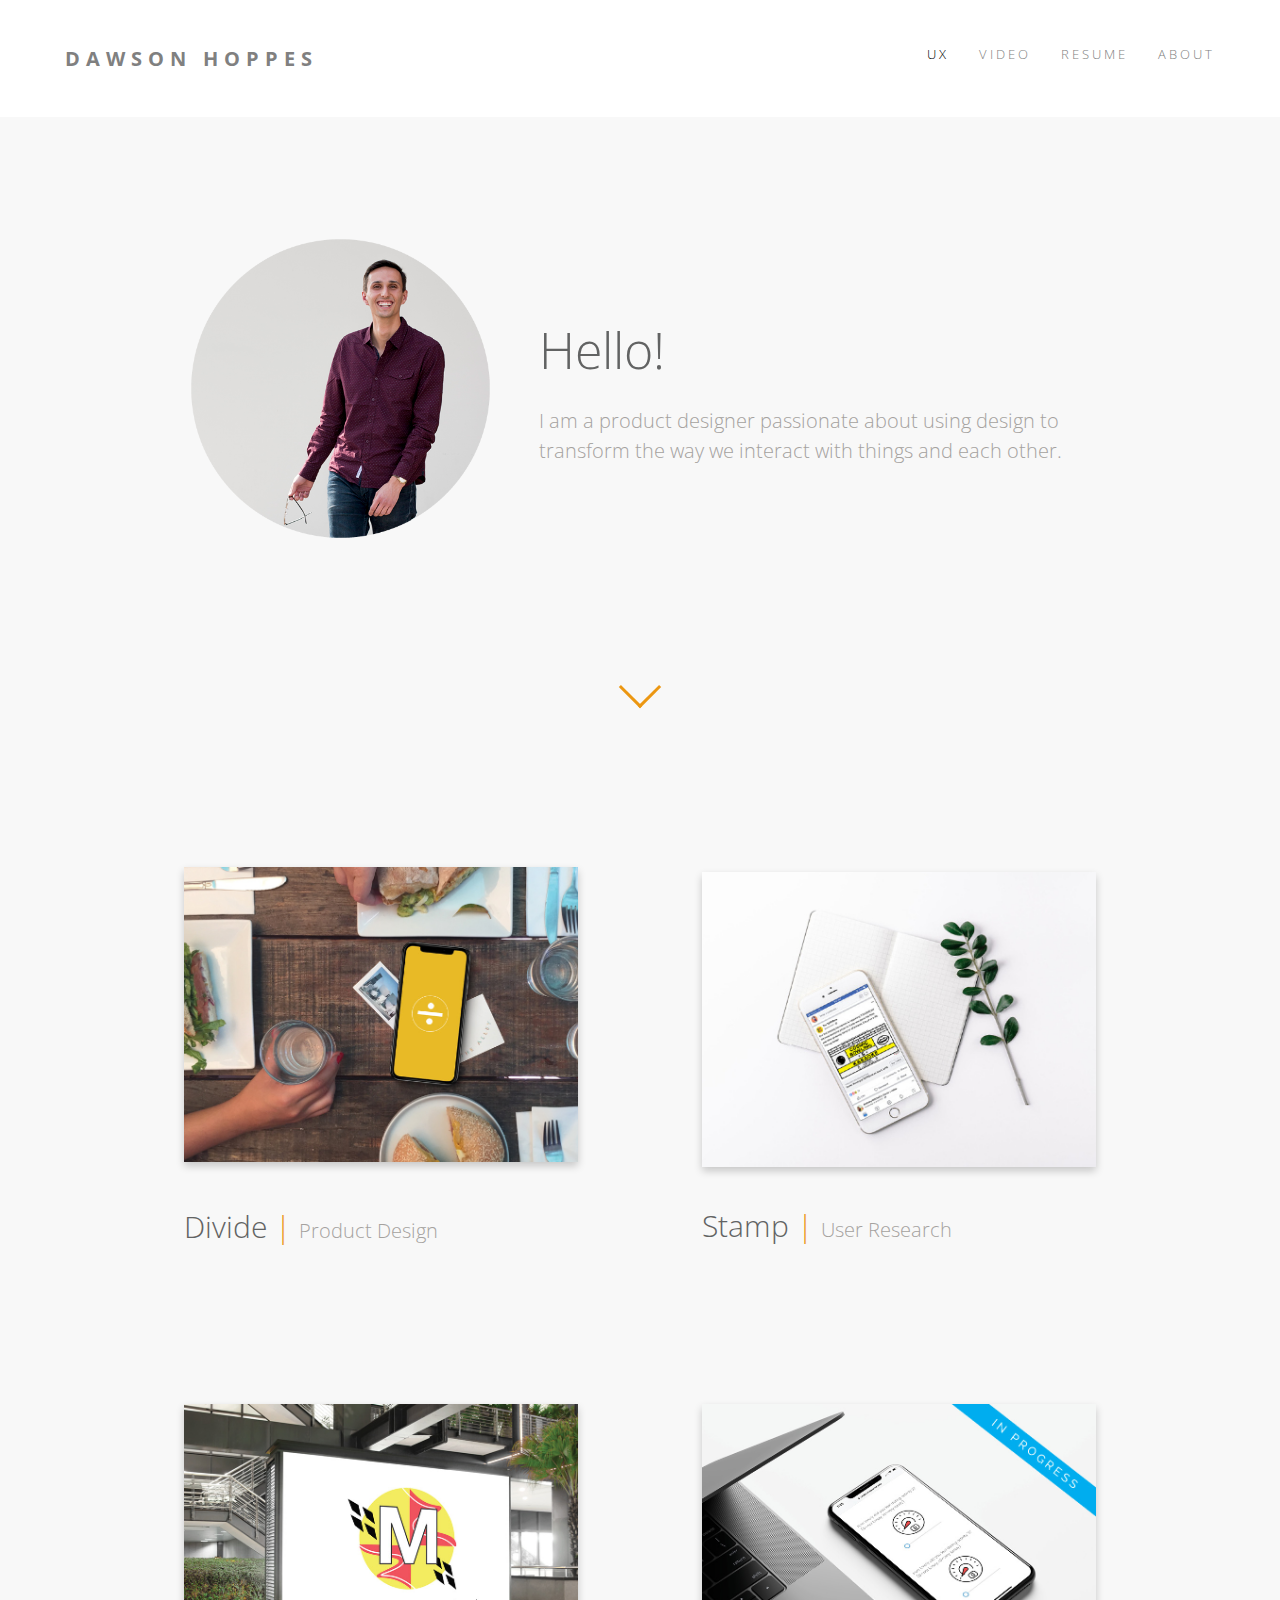
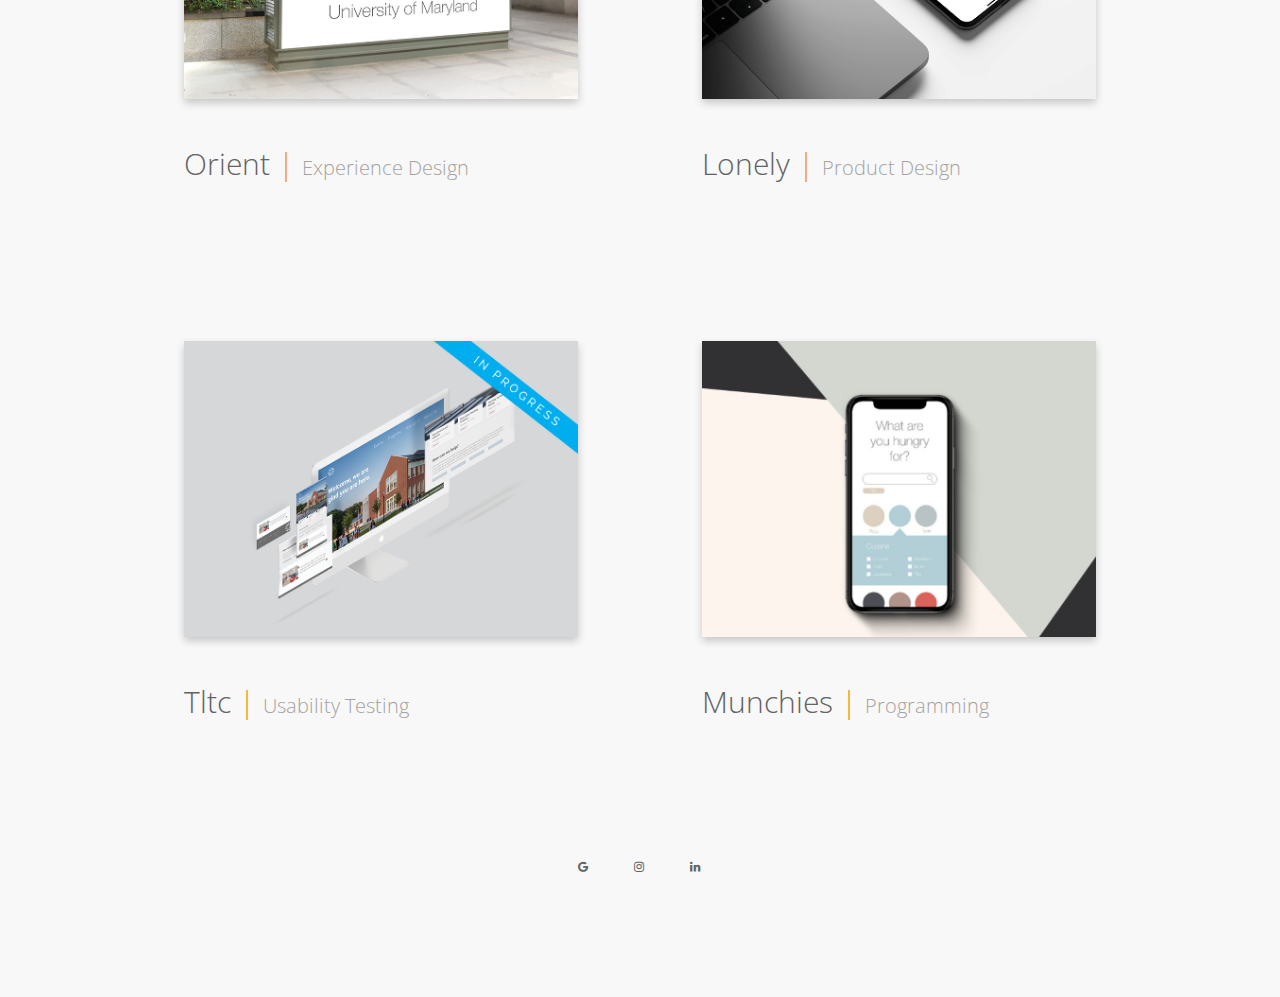
<file: index.html>
<!DOCTYPE html>
<html>
	<head>
		<meta name="viewport" content="width=device-width, initial-scale=1">
		<link rel="stylesheet" href=./css/styles.css>
		<link rel="stylesheet" type="text/css" href="//fonts.googleapis.com/css?family=Open+Sans" />
		<link rel="stylesheet" href="https://cdnjs.cloudflare.com/ajax/libs/font-awesome/4.7.0/css/font-awesome.min.css">

		<title>Portfolio</title>
		

	</head>
	
	
	<body>



<!-- navigation menu -->	
	<div class="topnav">
		<a href="index.html" class="logo grow">Dawson Hoppes</a>
		<div class="topnav-right">
		<a class="active grow" href="index.html">UX</a>
		<a class="grow" href="video.html">Video</a>
		<a class="grow" href="resume.html">Resume</a>
		<a class="grow" href="about.html">About</a>
		</div>
	</div>
	
			
	<section class="colored">
	<section class="welcome">
	<div class="row2">
		<div class="columnleftsmall">
		<img src="img/index/intro.png" style="width: 100%">
		</div>
		<div class="indexintro">
				<h15>Hello!</h15>
				<div class="hide">
				<br>
				<p6>I am a product designer passionate about using design to transform the way we interact with things and each other.</span></p6>
				</div>
			</div>
		</div>
	</div>
<!--
	<Br>
<div id="icon">
	<div id=mouse_body>
  	<div id=mouse_wheel></div>
	</div>
</div>

-->
<br>
<br>
<br>
<br>
<br>
<br>


<a href="#work""><div class="arrow">
               
                
                <span></span>
            
  
</div></a>




</section>
	

	
	<br>
	<br>
	<a name="work"><div class="row4"></a>
			<div class="columnhalf4">

				<a href="divide.html"><div class="container4 grow">
				<img src="img/divide/home2.jpg" class="image" style="width:100">
				</div></a>
				<br>
				<br>
				<h23><span class="dark-font">Divide</span></h23><h10>  |  </h10><p13>Product Design</p13>
				

			</div>
			
			<div class="columnhalf4">

				<a href="stamp.html"><div class="container4 grow">
				<img src="img/stamp/stamp3.jpg" class="image" style="width:100">
				</div></a>
				<br>
				<br>
				<h23><span class="dark-font">Stamp</span></h10><h10>  |  </h10><p13>User Research</p10>

			</div>

	</div>
	<div class="row4">
	
				<div class="columnhalf4">

				<a href="orient.html"><div class="container4 grow">
				<img src="img/index/orient.jpg" class="image" style="width:100">
				</div></a>
				<br>
				<br>
				<h23><span class="dark-font">Orient</span></h23><h10>  |  </h10><p13>Experience Design</p13>
			</div>
				<div class="columnhalf4">

				<a href="lonely.html"><div class="container4 grow">
				<img src="img/index/lonely.jpg" class="image" style="width:100">
				</div></a>
				<br>
				<br>
				<h23><span class="dark-font">Lonely</span></h23><h10>  |  </h10><p13>Product Design</p13>
			</div>
			

	</div>
		
		

	<div class="row4">
			<div class="columnhalf4">

				<a href="tltc.html"><div class="container4 grow">
				<img src="img/index/tltc.jpg" class="image" style="width:100">
				</div></a>
				<br>
				<br>
				<h23><span class="dark-font">Tltc</span></h23><h10>  |  </h10><p13>Usability Testing</p13>
			</div>

	
			<div class="columnhalf4">

				<a href="munchies.html"><div class="container4 grow">
				<img src="img/munchies/home2.jpg" class="image" style="width:100">
				</div></a>
				<br>
				<br>
				<h23><span class="dark-font">Munchies</span></h23><h10>  |  </h10><p13>Programming</p13>
			</div>
			

	</div>
	
	
	</body>
		<footer>
	
		<a href="mailto:dawsonhoppes@gmail.com" class="fa fa-google"></a>
		<a href="https://www.instagram.com/hawsondoppes/" class="fa fa-instagram"></a>
		<a href="https://www.linkedin.com/in/dawsonhoppes" class="fa fa-linkedin"></a>
	</footer>

	
<script>
var prevScrollpos = window.pageYOffset;
window.onscroll = function() {
var currentScrollPos = window.pageYOffset;
  if (prevScrollpos > currentScrollPos) {
    document.getElementById("icon").style.top = "0";
  } else {
    document.getElementById("icon").style.top = "-50px";
  }
  prevScrollpos = currentScrollPos;
} 
  
  </script>
	
</section>
</html>
</file>
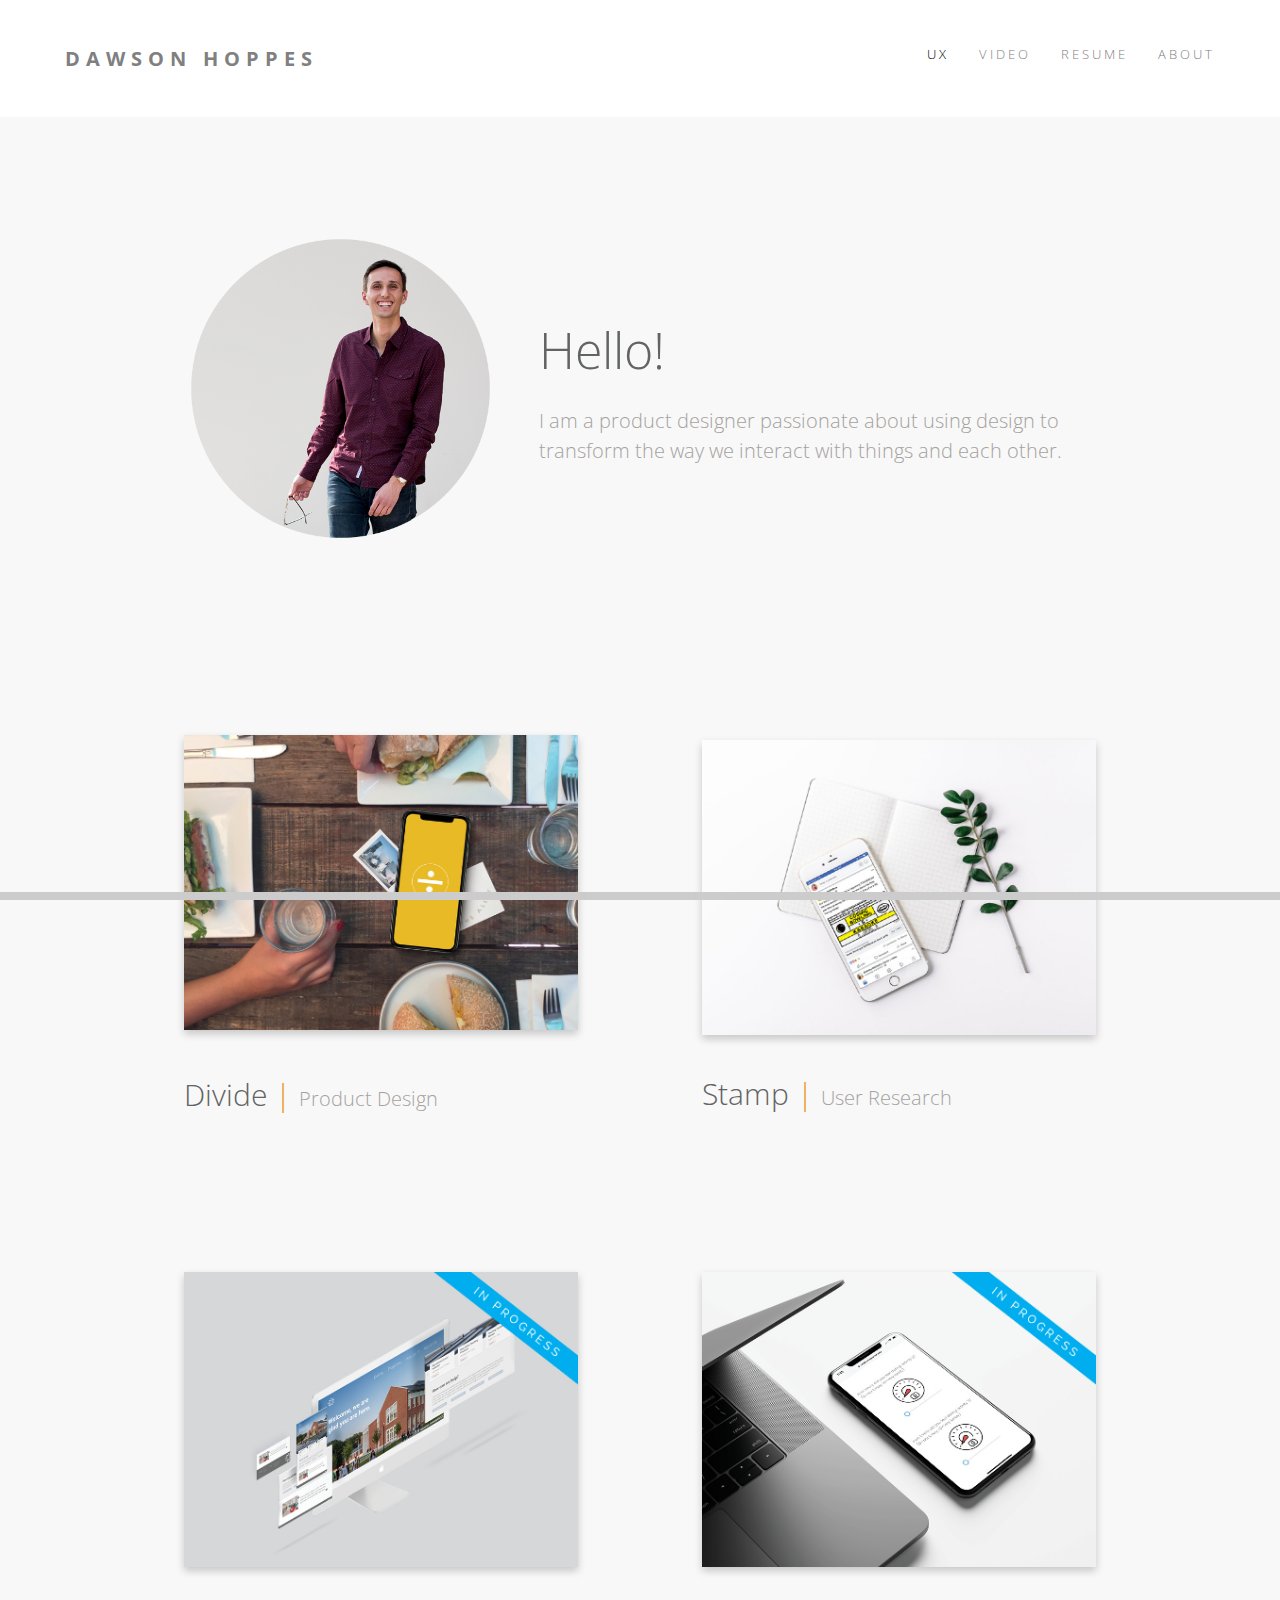
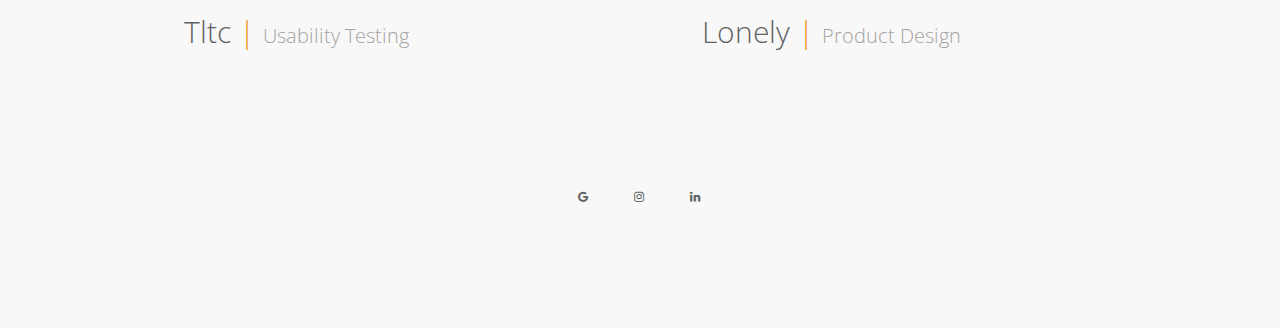
<file: index2.html>
<!DOCTYPE html>
<html>
	<head>
		<meta name="viewport" content="width=device-width, initial-scale=1">
		<link rel="stylesheet" href=./css/styles.css>
		<link rel="stylesheet" type="text/css" href="//fonts.googleapis.com/css?family=Open+Sans" />
		<link rel="stylesheet" href="https://cdnjs.cloudflare.com/ajax/libs/font-awesome/4.7.0/css/font-awesome.min.css">

		<title>Portfolio</title>
		

	</head>
	
	
	<body>

<div class="header">
<div class="progress-container">
    <div class="progress-bar" id="myBar"></div>
  </div> 
</div>


<!-- navigation menu -->	
	<div class="topnav">
		<a href="index.html" class="logo grow">Dawson Hoppes</a>
		<div class="topnav-right">
		<a class="active grow" href="index.html">UX</a>
		<a class="grow" href="video.html">Video</a>
		<a class="grow" href="resume.html">Resume</a>
		<a class="grow" href="about.html">About</a>
		</div>
	</div>
	
			
	<section class="colored">
	<section class="welcome">
	<div class="row2">
		<div class="columnleftsmall">
		<img src="img/index/intro.png" style="width: 100%">
		</div>
		<div class="indexintro">
				<h15>Hello!</h15>
				<div class="hide">
				<br>
				<p6>I am a product designer passionate about using design to transform the way we interact with things and each other.</span></p6>
				</div>
			</div>
		</div>
	</div>
	</section>
	

	
	<br>
	<br>
	<div class="row4">
			<div class="columnhalf4">

				<a href="divide.html"><div class="container4 grow">
				<img src="img/divide/home2.jpg" class="image" style="width:100">
				</div></a>
				<br>
				<br>
				<h23><span class="dark-font">Divide</span></h23><h10>  |  </h10><p13>Product Design</p13>
				

			</div>
			
			<div class="columnhalf4">

				<a href="stamp.html"><div class="container4 grow">
				<img src="img/stamp/stamp3.jpg" class="image" style="width:100">
				</div></a>
				<br>
				<br>
				<h23><span class="dark-font">Stamp</span></h10><h10>  |  </h10><p13>User Research</p10>

			</div>

	</div>
	<div class="row4">
			<div class="columnhalf4">

				<a href="divide.html"><div class="container4 grow">
				<img src="img/index/tltc.jpg" class="image" style="width:100">
				</div></a>
				<br>
				<br>
				<h23><span class="dark-font">Tltc</span></h23><h10>  |  </h10><p13>Usability Testing</p13>
			</div>
			
			<div class="columnhalf4">

				<a href="stamp.html"><div class="container4 grow">
				<img src="img/index/lonely.jpg" class="image" style="width:100">
				</div></a>
				<br>
				<br>
				<h23><span class="dark-font">Lonely</span></h23><h10>  |  </h10><p13>Product Design</p13>
			</div>

	</div>
		
		
		
	</body>
		<footer>
	
		<a href="mailto:dawsonhoppes@gmail.com" class="fa fa-google"></a>
		<a href="https://www.instagram.com/hawsondoppes/" class="fa fa-instagram"></a>
		<a href="https://www.linkedin.com/in/dawsonhoppes" class="fa fa-linkedin"></a>
	</footer>

	
<script>
// When the user scrolls the page, execute myFunction 
window.onscroll = function() {myFunction()};

function myFunction() {
  var winScroll = document.body.scrollTop || document.documentElement.scrollTop;
  var height = document.documentElement.scrollHeight - document.documentElement.clientHeight;
  var scrolled = (winScroll / height) * 100;
  document.getElementById("myBar").style.width = scrolled + "%";
}

$(function(){  // $(document).ready shorthand
  $('.monster').fadeIn('slow');
});

$(document).ready(function() {
    
    /* Every time the window is scrolled ... */
    $(window).scroll( function(){
    
        /* Check the location of each desired element */
        $('.hideme').each( function(i){
            
            var bottom_of_object = $(this).position().top + $(this).outerHeight();
            var bottom_of_window = $(window).scrollTop() + $(window).height();
            
            /* If the object is completely visible in the window, fade it it */
            if( bottom_of_window > bottom_of_object ){
                
                $(this).animate({'opacity':'1'},1500);
                    
            }
            
        }); 
    
    });
    
});


</script>
	
</section>
</html>
</file>
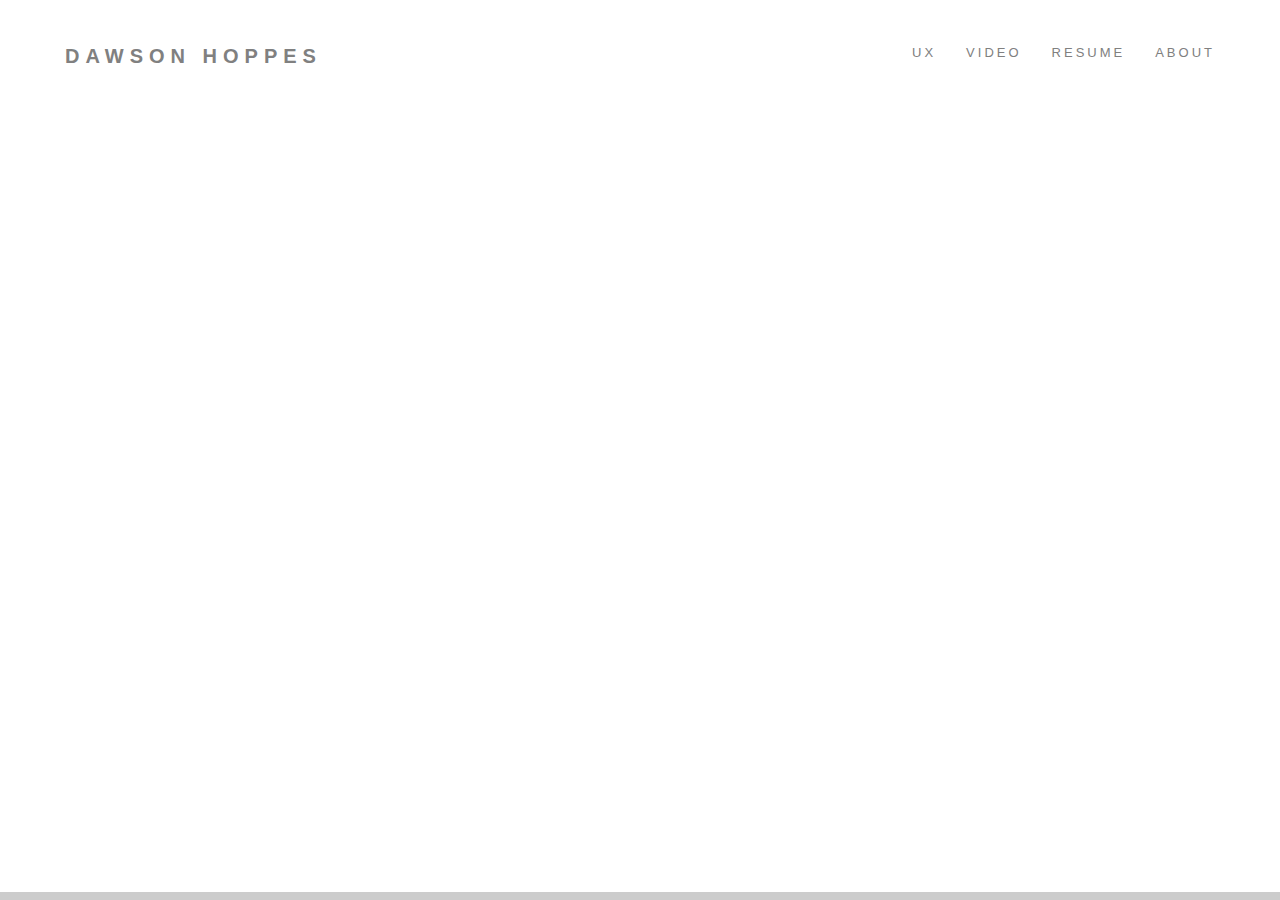
<file: instacart.html>
<!DOCTYPE html>
<html>
	<head>
		<meta name="viewport" content="width=device-width, initial-scale=1">
		<meta charset="utf-8">
		<link rel="stylesheet" href="css/stampstyle.css">
		<link rel="stylesheet" href="css/styles.css">

		<title>Portfolio | Instacart</title>
	</head>
	
<div class="header">
<div class="progress-container">
    <div class="progress-bar" id="myBar"></div>
  </div> 
</div>	
	<body>
	
	<div class="topnav">
		<a href="index.html" class="logo grow">Dawson Hoppes</a>
		<div class="topnav-right">
		<a class="grow" href="index.html">UX</a>
		<a class="grow" href="video.html">Video</a>
		<a class="grow" href="resume.html">Resume</a>
		<a class="grow" href="about.html">About</a>
		</div>
	</div>	

<!--
<nav>
  <div class="toggle-wrap">
    <span class="toggle-bar"></span>
  </div>
</nav>



<video width="100%" poster="videos/divide/divideposter.jpg" controls>
  <source src="videos/instacart/Final_video.mp4" type="video/mp4">
  <source src="movie.ogg" type="video/ogg">
Your browser does not support the video tag.
</video>


<section class="background">	
		<div class="prob3">
		<h10>Context</h10>
		<br>
		<br>
		<p6>Motion Design Studio course at the University of Maryland
		</p6>
		
		<br>
		<br>
		<br>
		<h10>Process</h10>
		<div class="alist">
		<ul>
			<li>User Analysis</li>
			<li>Storyboarding</li>
			<li>Building</li>
			<li>Critique</li>
			<li>Final Presentation</li>
		</ul>
		</div>

			</div>
		
</section>		


<section class="colored">
<div class="row">
<div class="columnhalf">		
<img src="img/lonely/research.png" style="width: 100%">
</div>

<div class="columnapptextleft">
<h15>User Research</h15>
</div>
</div>
</section>
<section class="background">
		<a name="overview"><br></a>
		<h10>Research Plan</h10>
		<div class="alist">
		<ul class="a">
			<li>Background Research</li>
			<li>Participant Screener</li>
			<li>Time Diary Study</li>
			<li>De-brief Interviews</li>
		</ul>
		</div>
			<a name="background"><br></a>
			<br>
			<br>
			<h10>Background Research</h10>
			<br>
			<br>
				<p6>Before we started building our research plan we thought it necessary to see what other studies have been done in this field, and what we might be able to learn from them. We learned a lot from <a href="https://www.ons.gov.uk/peoplepopulationandcommunity/wellbeing/compendium/nationalmeasurementofloneliness/2018/testingoflonelinessquestionsinsurveys" class="dark-font">this paper</a> and were able to base our survey questions off the data they had found.</p>
				<br>
			<a name="background"><br></a>
			<h10>Participant Screener</h10>
			<br>
			<br>
				<p6>Based off the data we found in our research, we decided we should conduct an initial survey to all of our participants. The survey has some general demographic questions but mainly was structured around these four questions:</p>
				<div class="alist">
				<ul class="a">
					<li>How often do you feel like you have no one to talk to?</li>
					<li>How often do you feel left out?</li>
					<li>How often do you feel isolated?</li>
					<li>How often do you feel lonely?</li>
				</ul>
				</div>
				<br>
			<a name="background"><br></a>
			<h10>Time Diary</h10>
			<br>
			<br>
				<p6>The main portion of our research was the <span class="dark-font">time diary study</span>. Using qualtrics, we built a system that reached out to our participants three times a day (morning, afternoon, & night), over the course of a week. They were given the opportunity to fill in the activities had been up to and their corresponding levels of loneliness.<br><br>
				There was an optional space at the bottom of each survey that asked participants if this was a typical day for them, and gave them a space to write freely.</p>
				<br>
				<br>
				<div class="row2">
				<div class="column">
				<img src="img/lonely/time.png" class="image" stlye="width: 100%">
				</div>
				</div>
				<br>
			<a name="background"><br></a>
			<h10>De-brief Interviews</h10>
			<br>
			<br>
				<p6>The time diary study helped us identify key times and activities where each participant felt the most lonely. In our debrief interviews we used that personalized data to ask the participants contextual and emotional questions, but primarily we tried to ask them questions about how they <span class="dark-font">coped</span> with their loneliness during those times and activities.
</section>
<section class="colored">
<div class="row">
<div class="columnhalf">		
				<img src="img/lonely/progress.png" class="image" style="width:100">
</div>

<div class="columnapptextleft2">
<h15>Data Interpretation</h15>
<br>
<br>
<p6>We are currently busy sorting, studying, and learning about the data collected from our research.</p6>
<br>
<br>
<p6>Check back here soon to see our progress!</p6>
</div>
</section>
	
	
	
	<script src="//cdnjs.cloudflare.com/ajax/libs/jquery/2.1.3/jquery.min.js"></script>
	<script  src="js/sidebar.js"></script>

</div>
<script>initComparisons();
// When the user scrolls the page, execute myFunction 
window.onscroll = function() {myFunction()};
function myFunction() {
  var winScroll = document.body.scrollTop || document.documentElement.scrollTop;
  var height = document.documentElement.scrollHeight - document.documentElement.clientHeight;
  var scrolled = (winScroll / height) * 100;
  document.getElementById("myBar").style.width = scrolled + "%";
}
</script>
	</body>
	<footer>
		<a href="orient.html">< Previous Project: Orient</a>
		<a href="tltc.html"">Next Project: Tltc ></a>
	</footer>
</html>
</file>
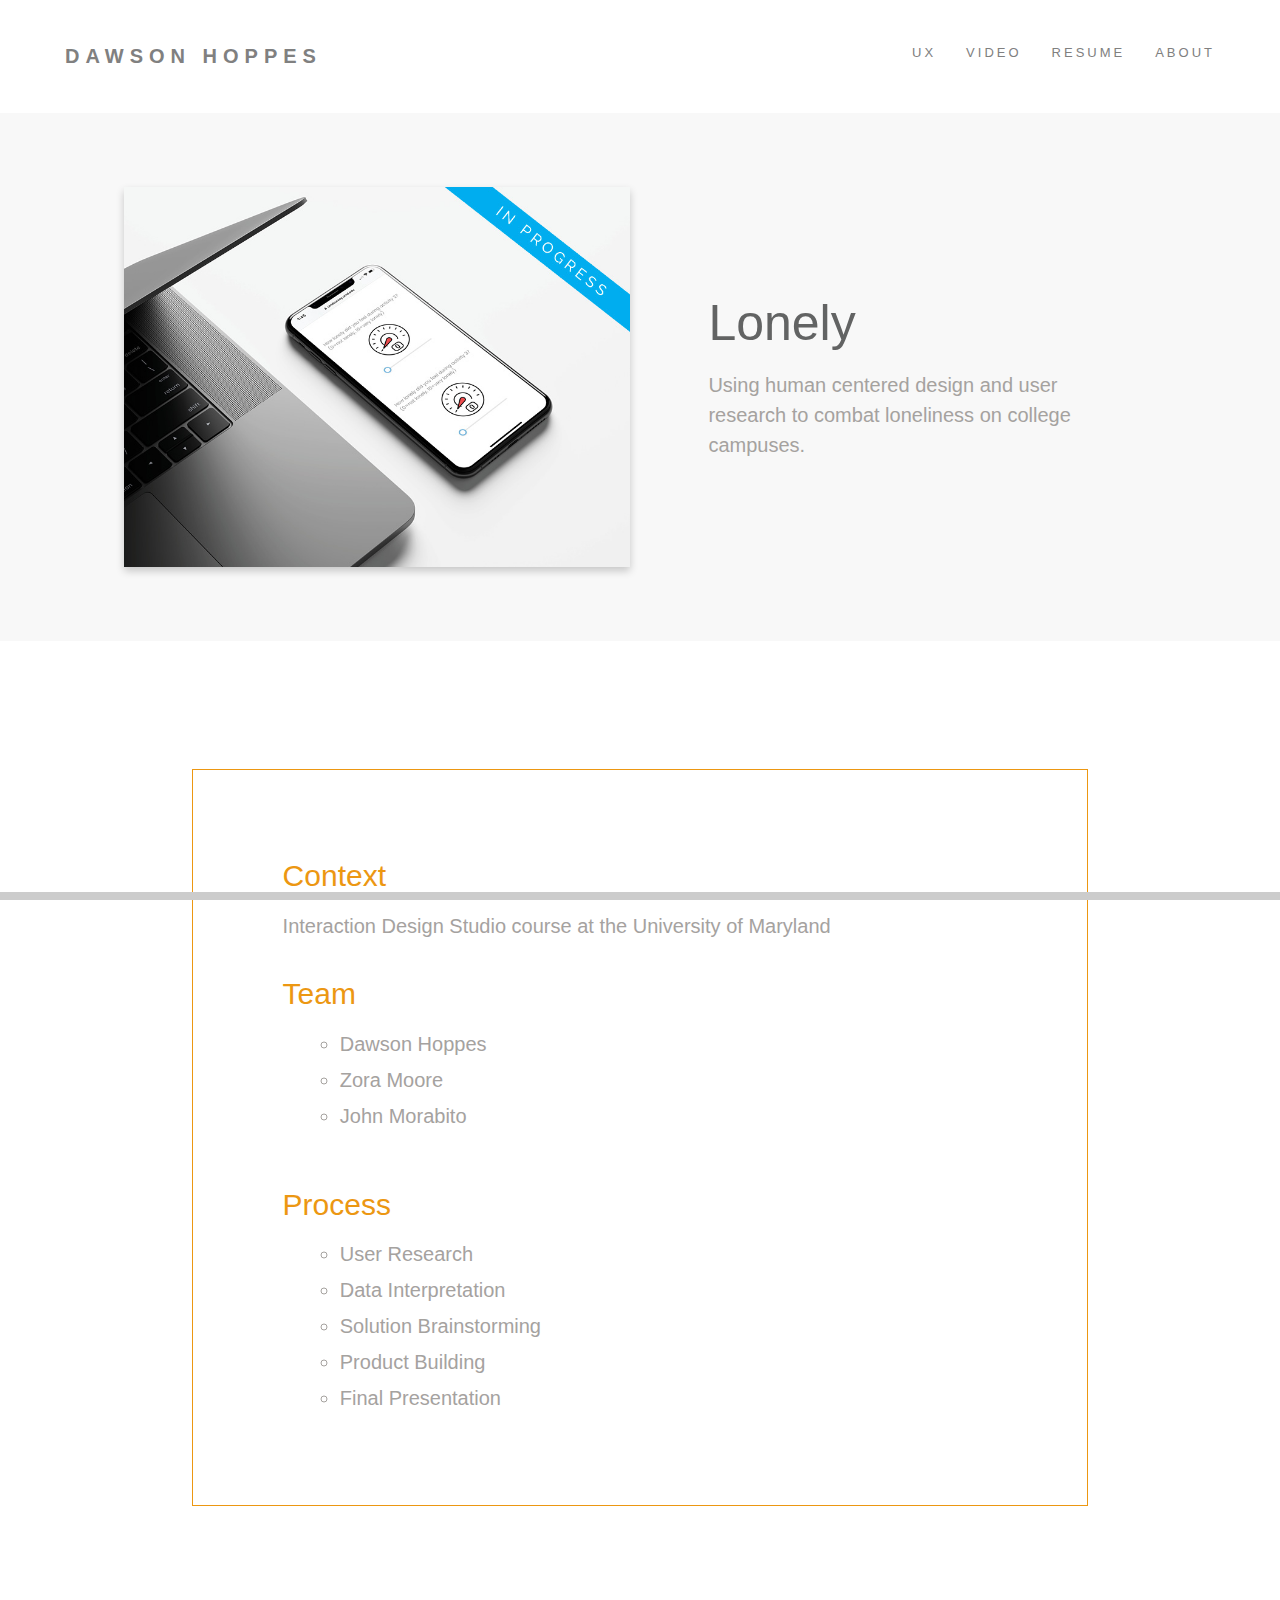
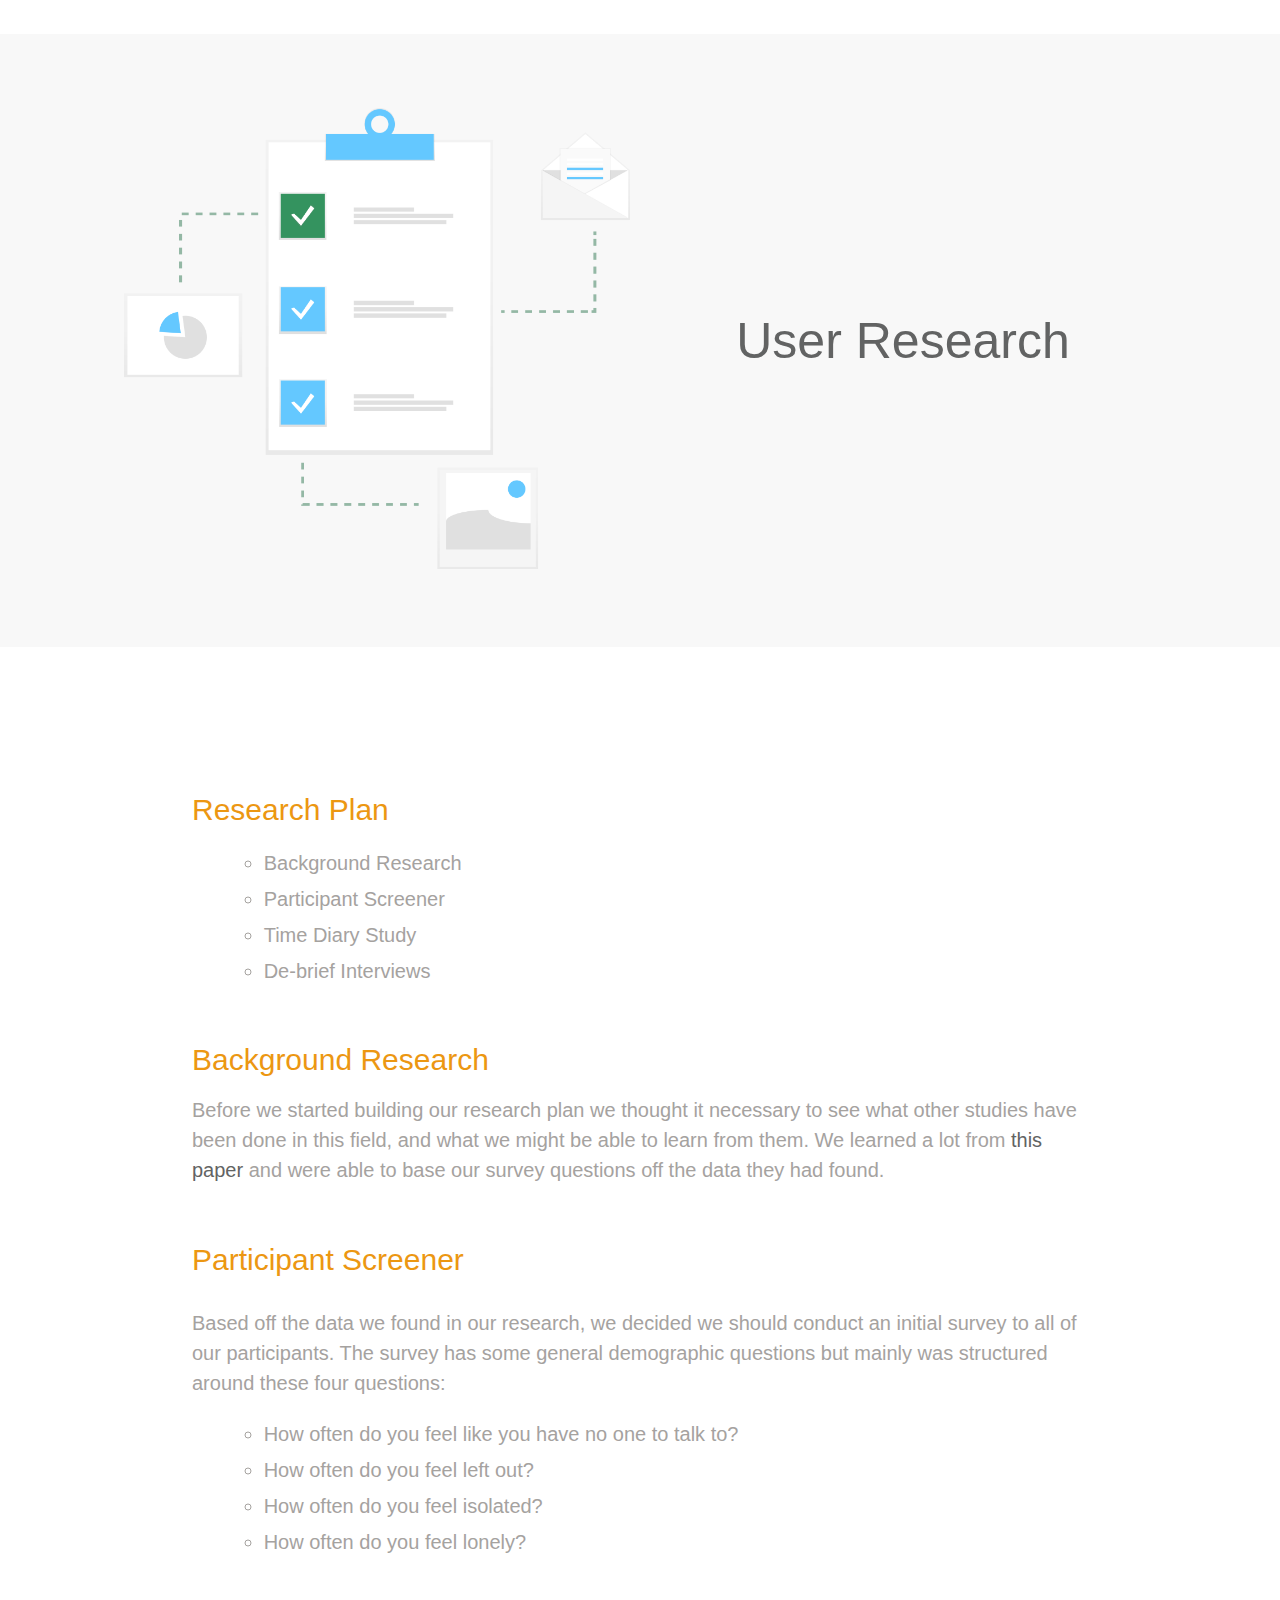
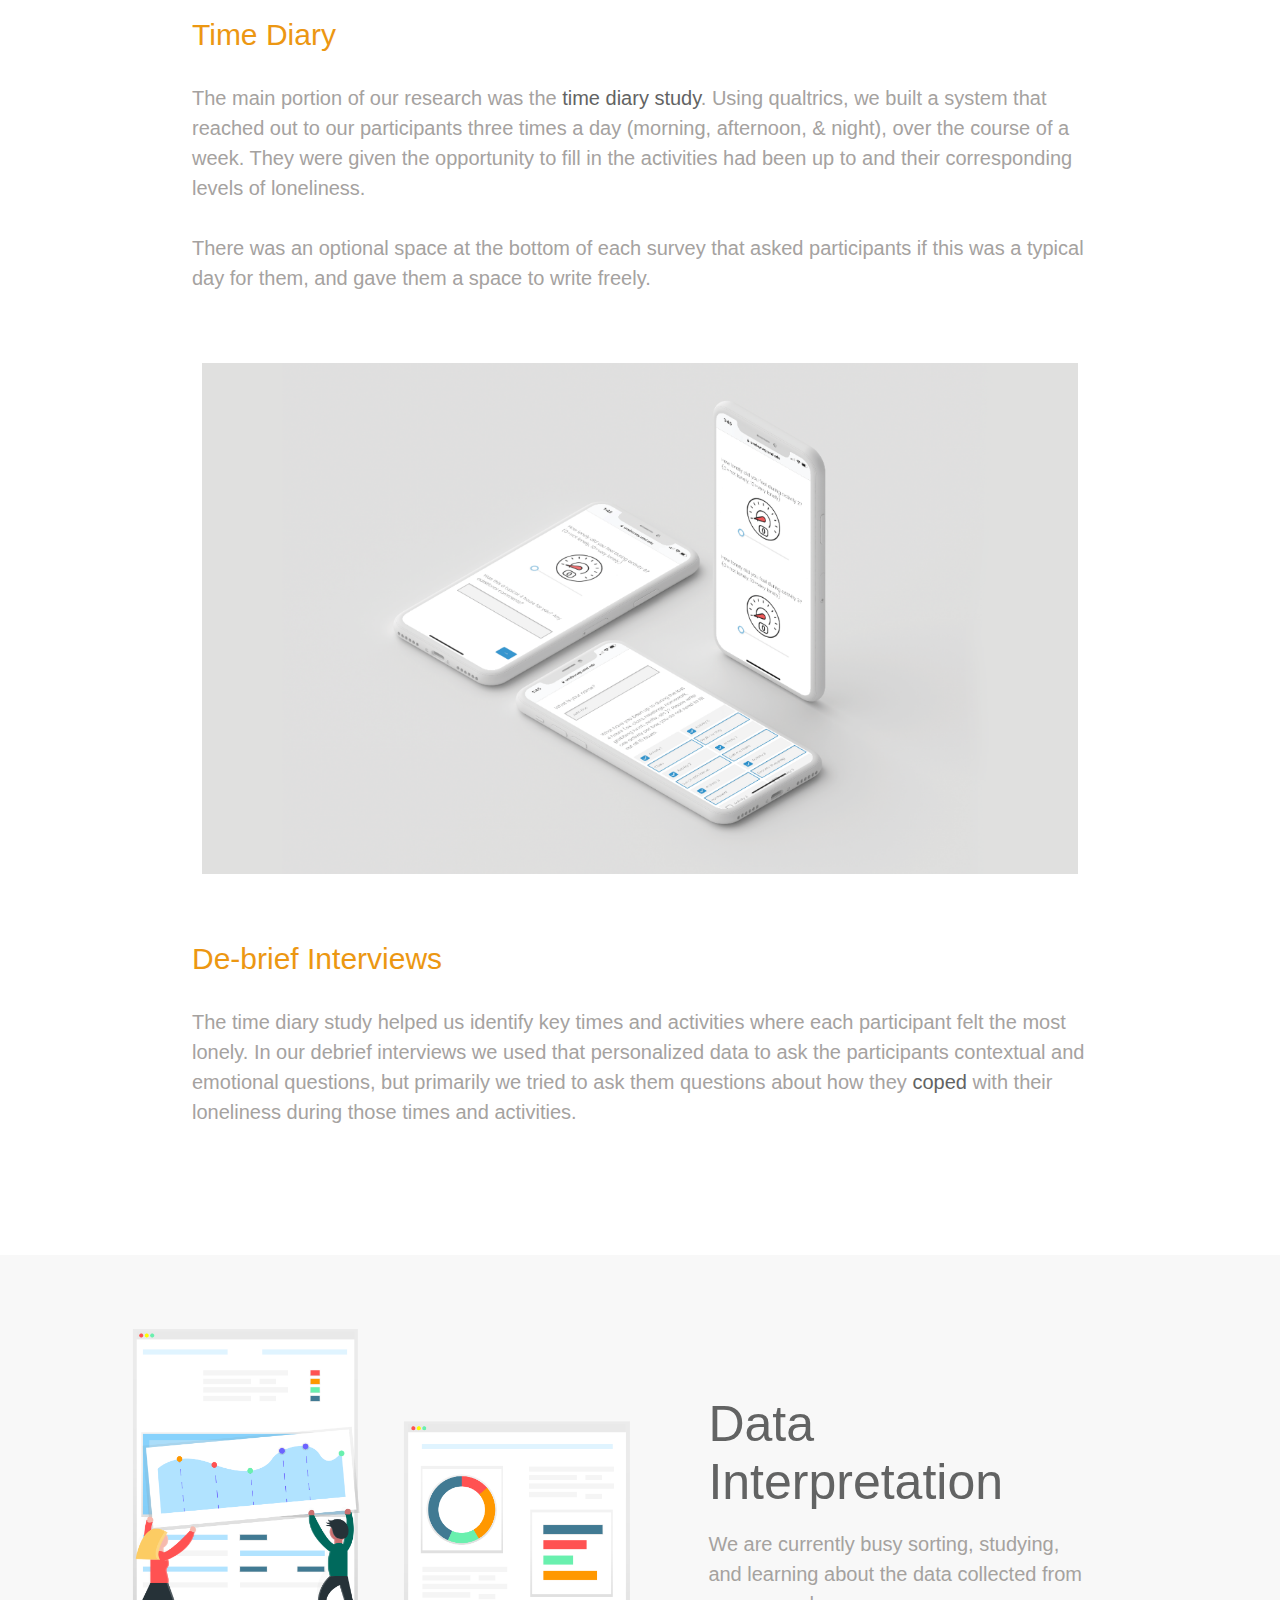
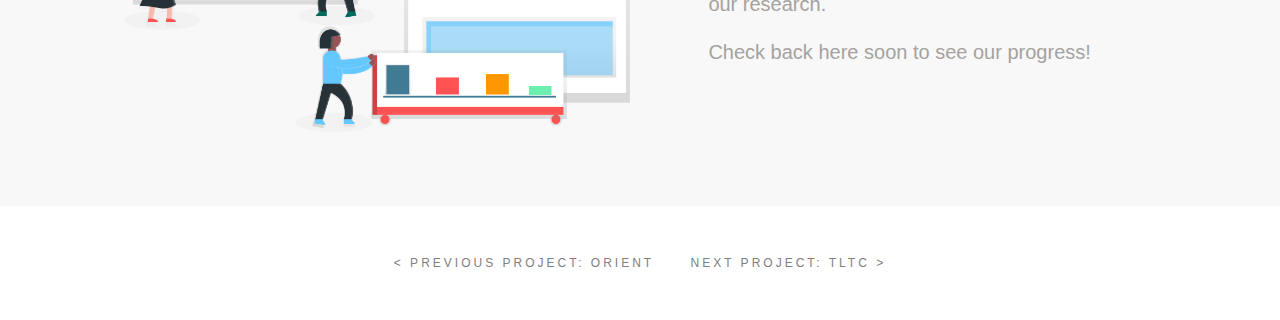
<file: lonely.html>
<!DOCTYPE html>
<html>
	<head>
		<meta name="viewport" content="width=device-width, initial-scale=1">
		<meta charset="utf-8">
		<link rel="stylesheet" href="css/stampstyle.css">
		<link rel="stylesheet" href="css/styles.css">

		<title>Portfolio | Lonely</title>
	</head>
	
<div class="header">
<div class="progress-container">
    <div class="progress-bar" id="myBar"></div>
  </div> 
</div>	
	<body>
	
	<div class="topnav">
		<a href="index.html" class="logo grow">Dawson Hoppes</a>
		<div class="topnav-right">
		<a class="grow" href="index.html">UX</a>
		<a class="grow" href="video.html">Video</a>
		<a class="grow" href="resume.html">Resume</a>
		<a class="grow" href="about.html">About</a>
		</div>
	</div>	

<!--
<nav>
  <div class="toggle-wrap">
    <span class="toggle-bar"></span>
  </div>
</nav>


<aside>
  <a href="#intro">Intro</a>
  <a href="#problem">Problem</a>
	  <a href="#how"><li class="sidebar">How</li></a>
	  <a href="#client"><li class="sidebar">Client</li></a>
	  <a href="#team"><li class="sidebar">Team</li></a>
  <a href="#process">Process</a>
	  <a href="#overview"><li class="sidebar">Overview</li></a>
	  <a href="#background"><li class="sidebar">Background</li></a>
	  <a href="#meeting"><li class="sidebar">Client Meeting</li></a>
	  
 <a href="#focus"><li class="sidebar">Project Focus</li></a>
	  <a href="#challenges"><li class="sidebar">Challenges</li></a>
  <a href="#research">Research</a>
	  <a href="#method"><li class="sidebar">Method</li></a>
	  <a href="#demographics"><li class="sidebar">Demographics</li></a>
	  <a href="#interviewfocus"><li class="sidebar">Interview Focus</li></a>
  <a href="#interpretation">Interpretation</a>
	  <a href="#affinity"><li class="sidebar">Affinity Diagram</li></a>
	  <a href="#day"><li class="sidebar">Day In The Life</li></a>
	  <a href="#sequence"><li class="sidebar">Sequence Model</li></a>
  <a href="#design">Design</a>
  	  <a href="#wallwalk"><li class="sidebar">Wall Walk</li></a>
  	  <a href="#visioning"><li class="sidebar">Visioning</li></a>
  <a href="#productconcepts">Product Concepts</a>
  	  <a href="#facebook"><li class="sidebar">Facebook</li></a>
  	  <a href="#newsletter"><li class="sidebar">Newsletters</li></a>
  	  <a href="#banners"><li class="sidebar">Banners</li></a>
  	  <a href="#calendar"><li class="sidebar">Calendar</li></a>
  	  <a href="#qrcodes"><li class="sidebar">QR Code</li></a>
  <a href="#presentation">Presentation</a>
  	  <a href="#finalmeeting"><li class="sidebar">Client Meeting</li></a>
  	  <a href="#nextsteps"><li class="sidebar">Next Steps</li></a>
  	  <a href="#pdf"><li class="sidebar">PDF</li></a>
  	  
-->

</aside>


<!--<div id="main">
<div class="hero-image">
  <div class="hero-text">
    <h12>STAMP</h12>
    <br>
    <br>
    <h13>User Research & Design</h13>
    <br>
    <br>
    <br>
    <a href="#intro"><img src="buttons/continue.png" width="10%"></a>
  </div>
</div>

-->

<section class="colored">
<div class="row">
<div class="columnhalf">		
				<div class="container4 grow">
				<img src="img/index/lonely.jpg" class="image" style="width:100">
				</div>
</div>

<div class="columnapptextleft2">
<h15>Lonely</h15>
<br>
<br>
<p6>Using human centered design and user research to combat loneliness on college campuses.
</div>
</section></a>



		<a name="problem">
		<section class="background">
		</a>	
			<div class="prob3">
		<a name="how"><h10>Context</h10></a>
		<br>
		<br>
		<p6>Interaction Design Studio course at the University of Maryland
		</p6>
		
		<a name="team"><br></a>
		<br>
		<br>
		<h10>Team</h10>
		<div class="alist">
		<ul>
			<li>Dawson Hoppes</li>
			<li>Zora Moore</li>
			<li>John Morabito</li>	
		</ul>
		</div>
				<a name="team"><br></a>
		<br>
		<br>
		<h10>Process</h10>
		<div class="alist">
		<ul>
			<li>User Research</li>
			<li>Data Interpretation</li>
			<li>Solution Brainstorming</li>
			<li>Product Building</li>
			<li>Final Presentation</li>
		</ul>
		</div>

			</div>
		
</section>		

<section class="colored">
<div class="row">
<div class="columnhalf">		
<img src="img/lonely/research.png" style="width: 100%">
</div>

<div class="columnapptextleft">
<h15>User Research</h15>
</div>
</div>
</section>
<section class="background">
		<a name="overview"><br></a>
		<h10>Research Plan</h10>
		<div class="alist">
		<ul class="a">
			<li>Background Research</li>
			<li>Participant Screener</li>
			<li>Time Diary Study</li>
			<li>De-brief Interviews</li>
		</ul>
		</div>
			<a name="background"><br></a>
			<br>
			<br>
			<h10>Background Research</h10>
			<br>
			<br>
				<p6>Before we started building our research plan we thought it necessary to see what other studies have been done in this field, and what we might be able to learn from them. We learned a lot from <a href="https://www.ons.gov.uk/peoplepopulationandcommunity/wellbeing/compendium/nationalmeasurementofloneliness/2018/testingoflonelinessquestionsinsurveys" class="dark-font">this paper</a> and were able to base our survey questions off the data they had found.</p>
				<br>
			<a name="background"><br></a>
			<h10>Participant Screener</h10>
			<br>
			<br>
				<p6>Based off the data we found in our research, we decided we should conduct an initial survey to all of our participants. The survey has some general demographic questions but mainly was structured around these four questions:</p>
				<div class="alist">
				<ul class="a">
					<li>How often do you feel like you have no one to talk to?</li>
					<li>How often do you feel left out?</li>
					<li>How often do you feel isolated?</li>
					<li>How often do you feel lonely?</li>
				</ul>
				</div>
				<br>
			<a name="background"><br></a>
			<h10>Time Diary</h10>
			<br>
			<br>
				<p6>The main portion of our research was the <span class="dark-font">time diary study</span>. Using qualtrics, we built a system that reached out to our participants three times a day (morning, afternoon, & night), over the course of a week. They were given the opportunity to fill in the activities had been up to and their corresponding levels of loneliness.<br><br>
				There was an optional space at the bottom of each survey that asked participants if this was a typical day for them, and gave them a space to write freely.</p>
				<br>
				<br>
				<div class="row2">
				<div class="column">
				<img src="img/lonely/time.png" class="image" stlye="width: 100%">
				</div>
				</div>
				<br>
			<a name="background"><br></a>
			<h10>De-brief Interviews</h10>
			<br>
			<br>
				<p6>The time diary study helped us identify key times and activities where each participant felt the most lonely. In our debrief interviews we used that personalized data to ask the participants contextual and emotional questions, but primarily we tried to ask them questions about how they <span class="dark-font">coped</span> with their loneliness during those times and activities.
</section>
<section class="colored">
<div class="row">
<div class="columnhalf">		
				<img src="img/lonely/progress.png" class="image" style="width:100">
</div>

<div class="columnapptextleft2">
<h15>Data Interpretation</h15>
<br>
<br>
<p6>We are currently busy sorting, studying, and learning about the data collected from our research.</p6>
<br>
<br>
<p6>Check back here soon to see our progress!</p6>
</div>
</section>
	
	
	
	<script src="//cdnjs.cloudflare.com/ajax/libs/jquery/2.1.3/jquery.min.js"></script>
	<script  src="js/sidebar.js"></script>

</div>
<script>initComparisons();
// When the user scrolls the page, execute myFunction 
window.onscroll = function() {myFunction()};

function myFunction() {
  var winScroll = document.body.scrollTop || document.documentElement.scrollTop;
  var height = document.documentElement.scrollHeight - document.documentElement.clientHeight;
  var scrolled = (winScroll / height) * 100;
  document.getElementById("myBar").style.width = scrolled + "%";
}
</script>
	</body>
	<footer>
		<a href="orient.html">< Previous Project: Orient</a>
		<a href="tltc.html"">Next Project: Tltc ></a>

	</footer>
</html>
</file>
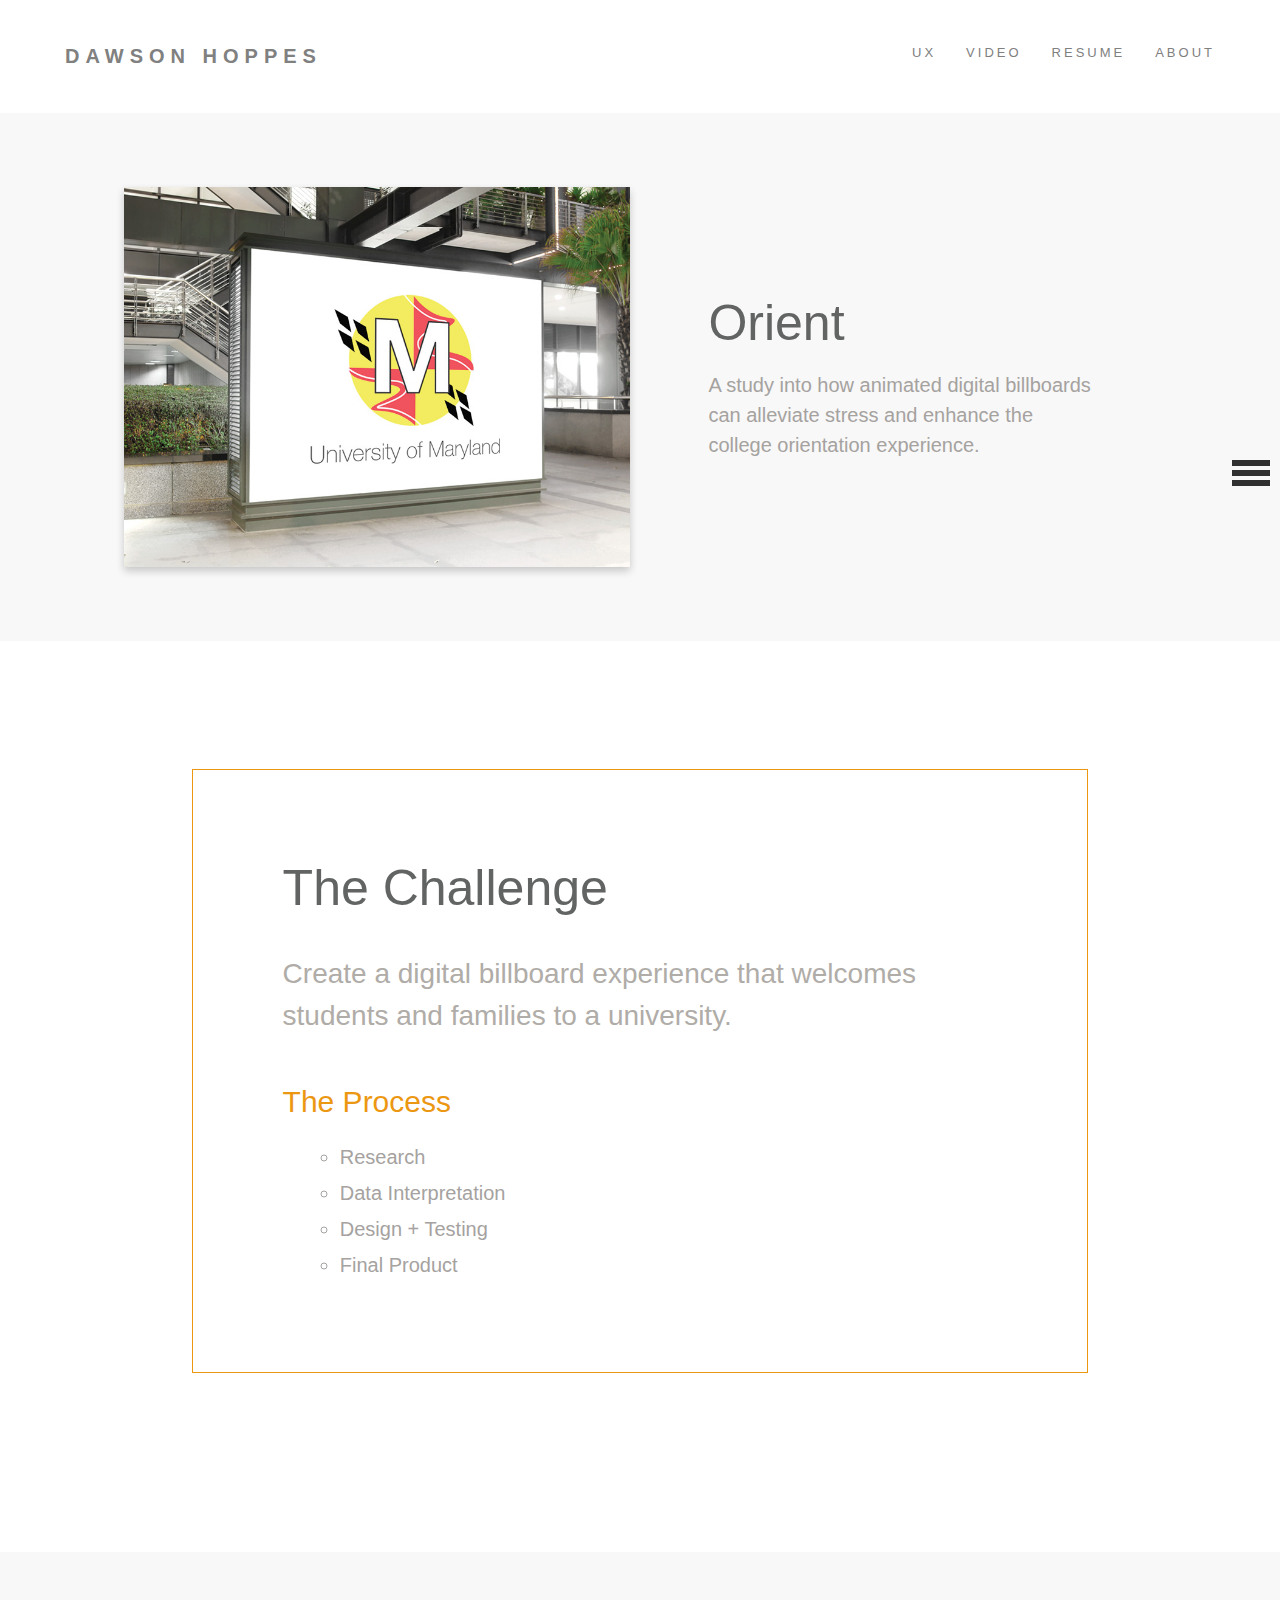
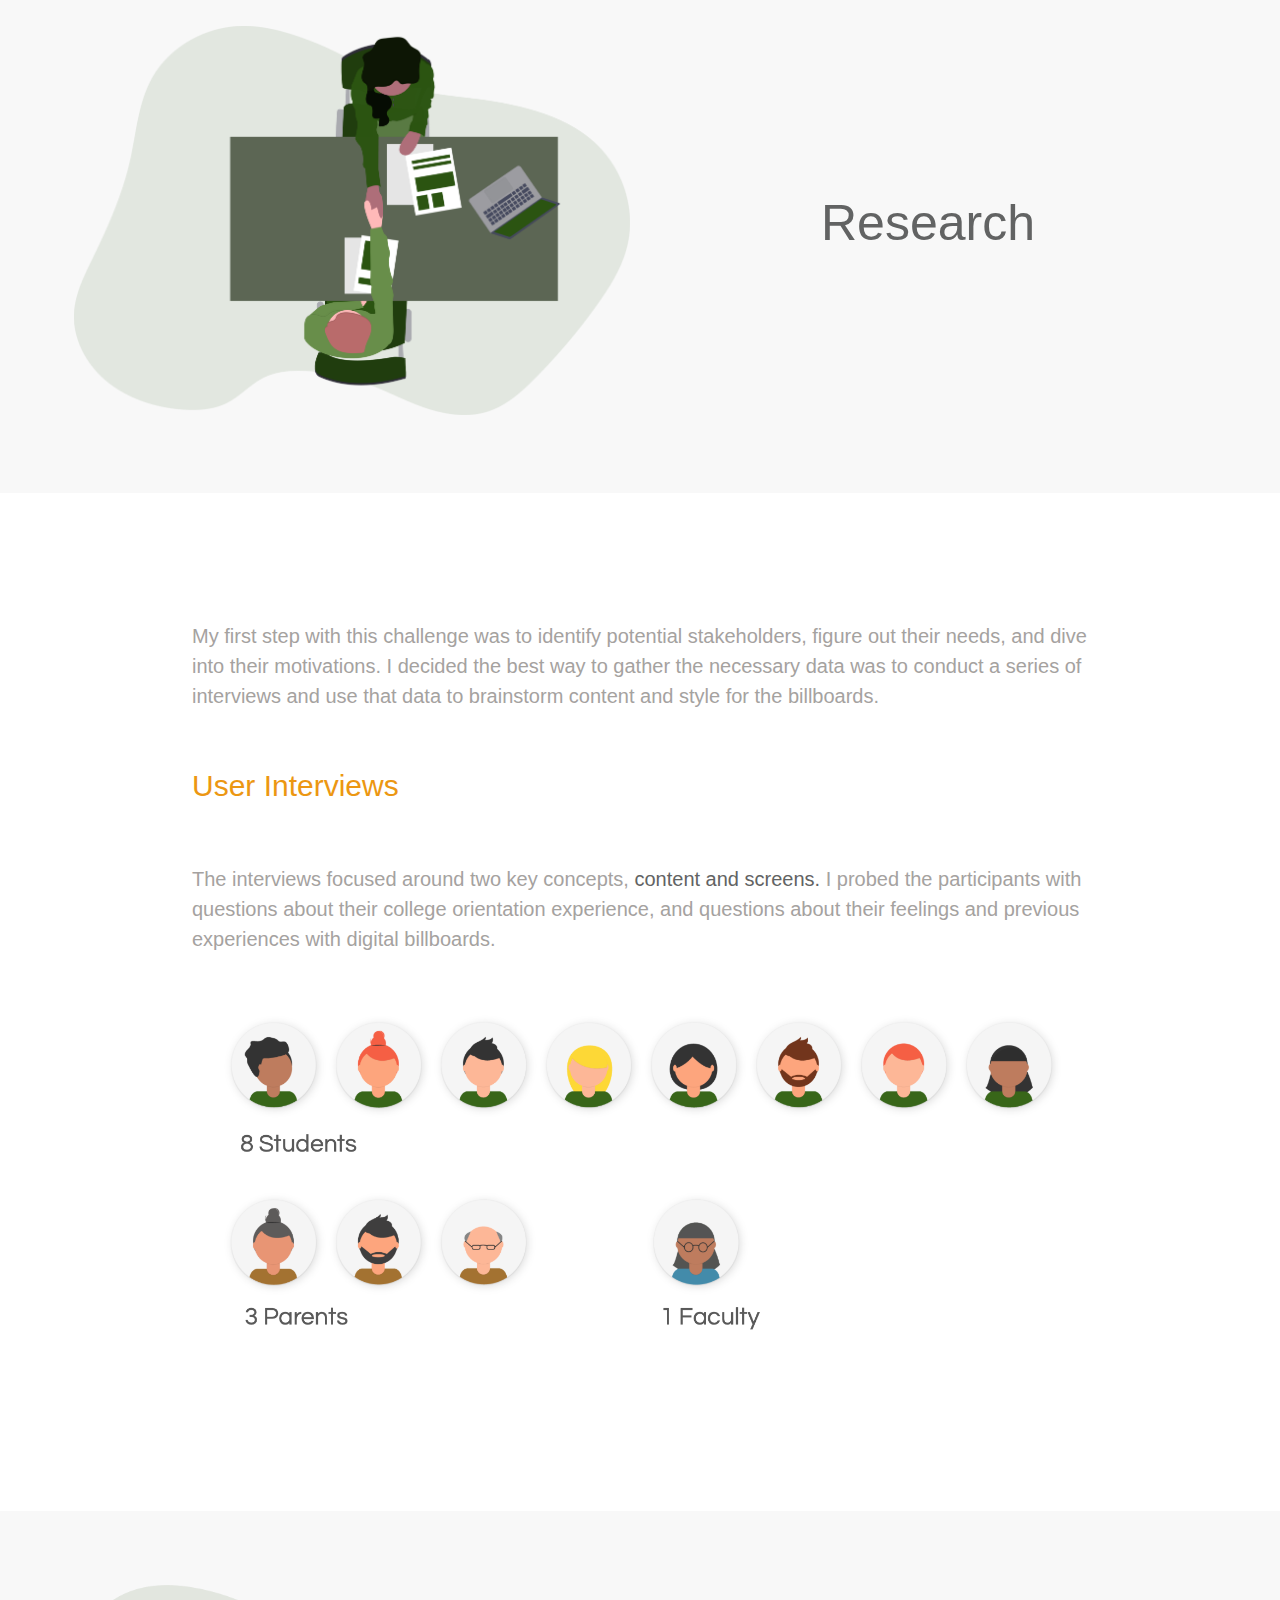
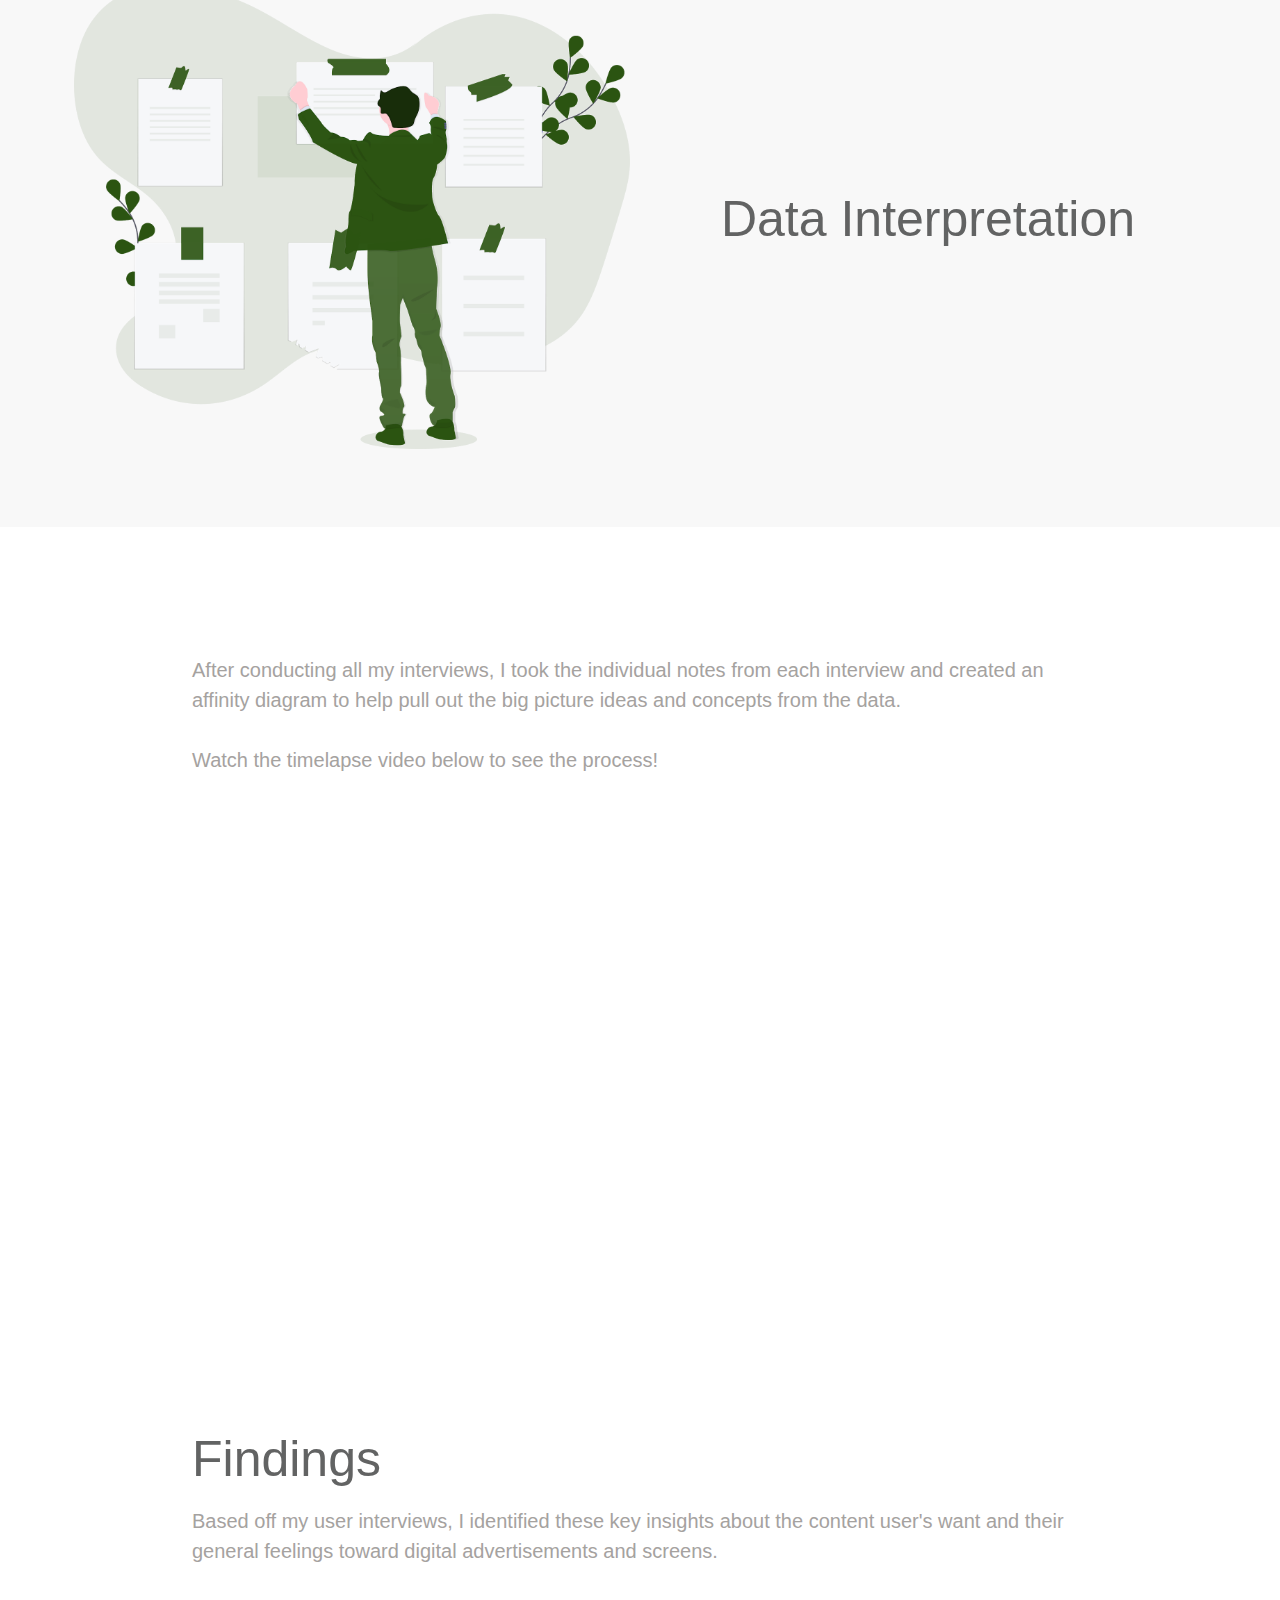
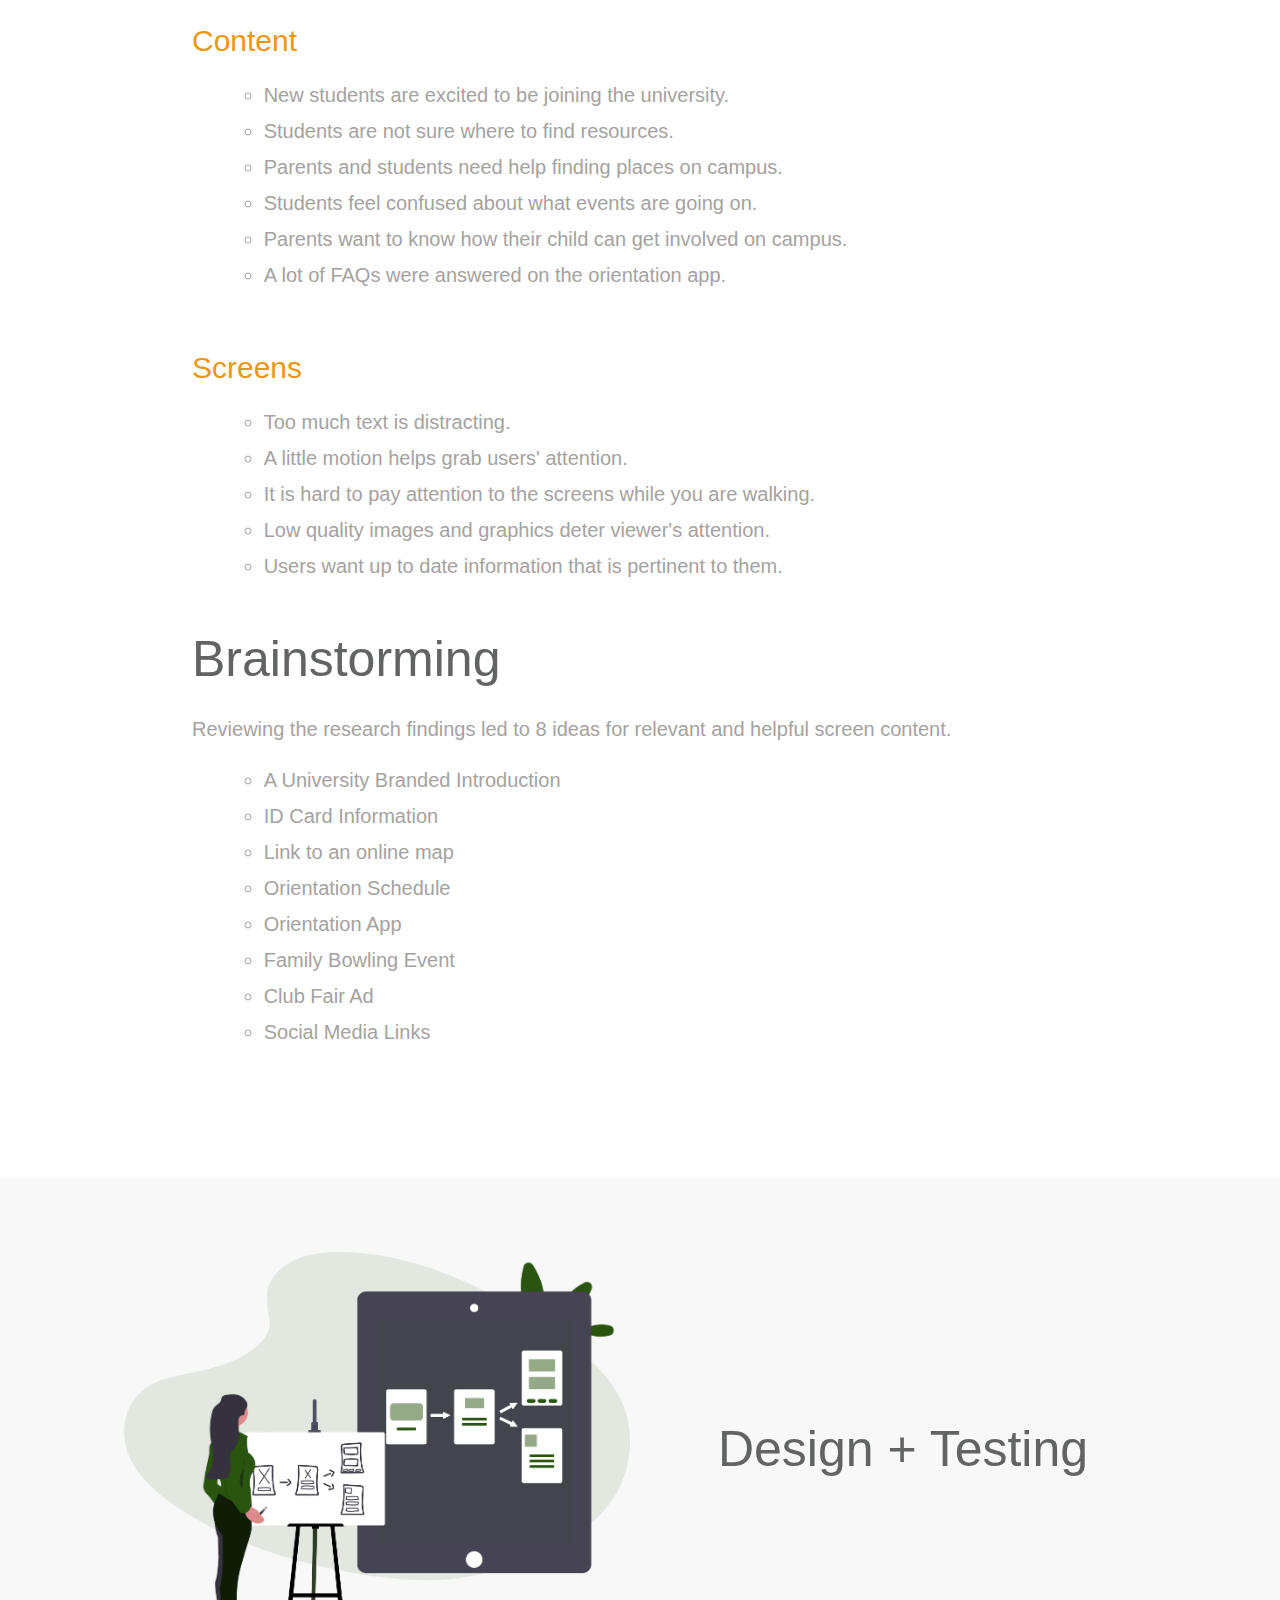
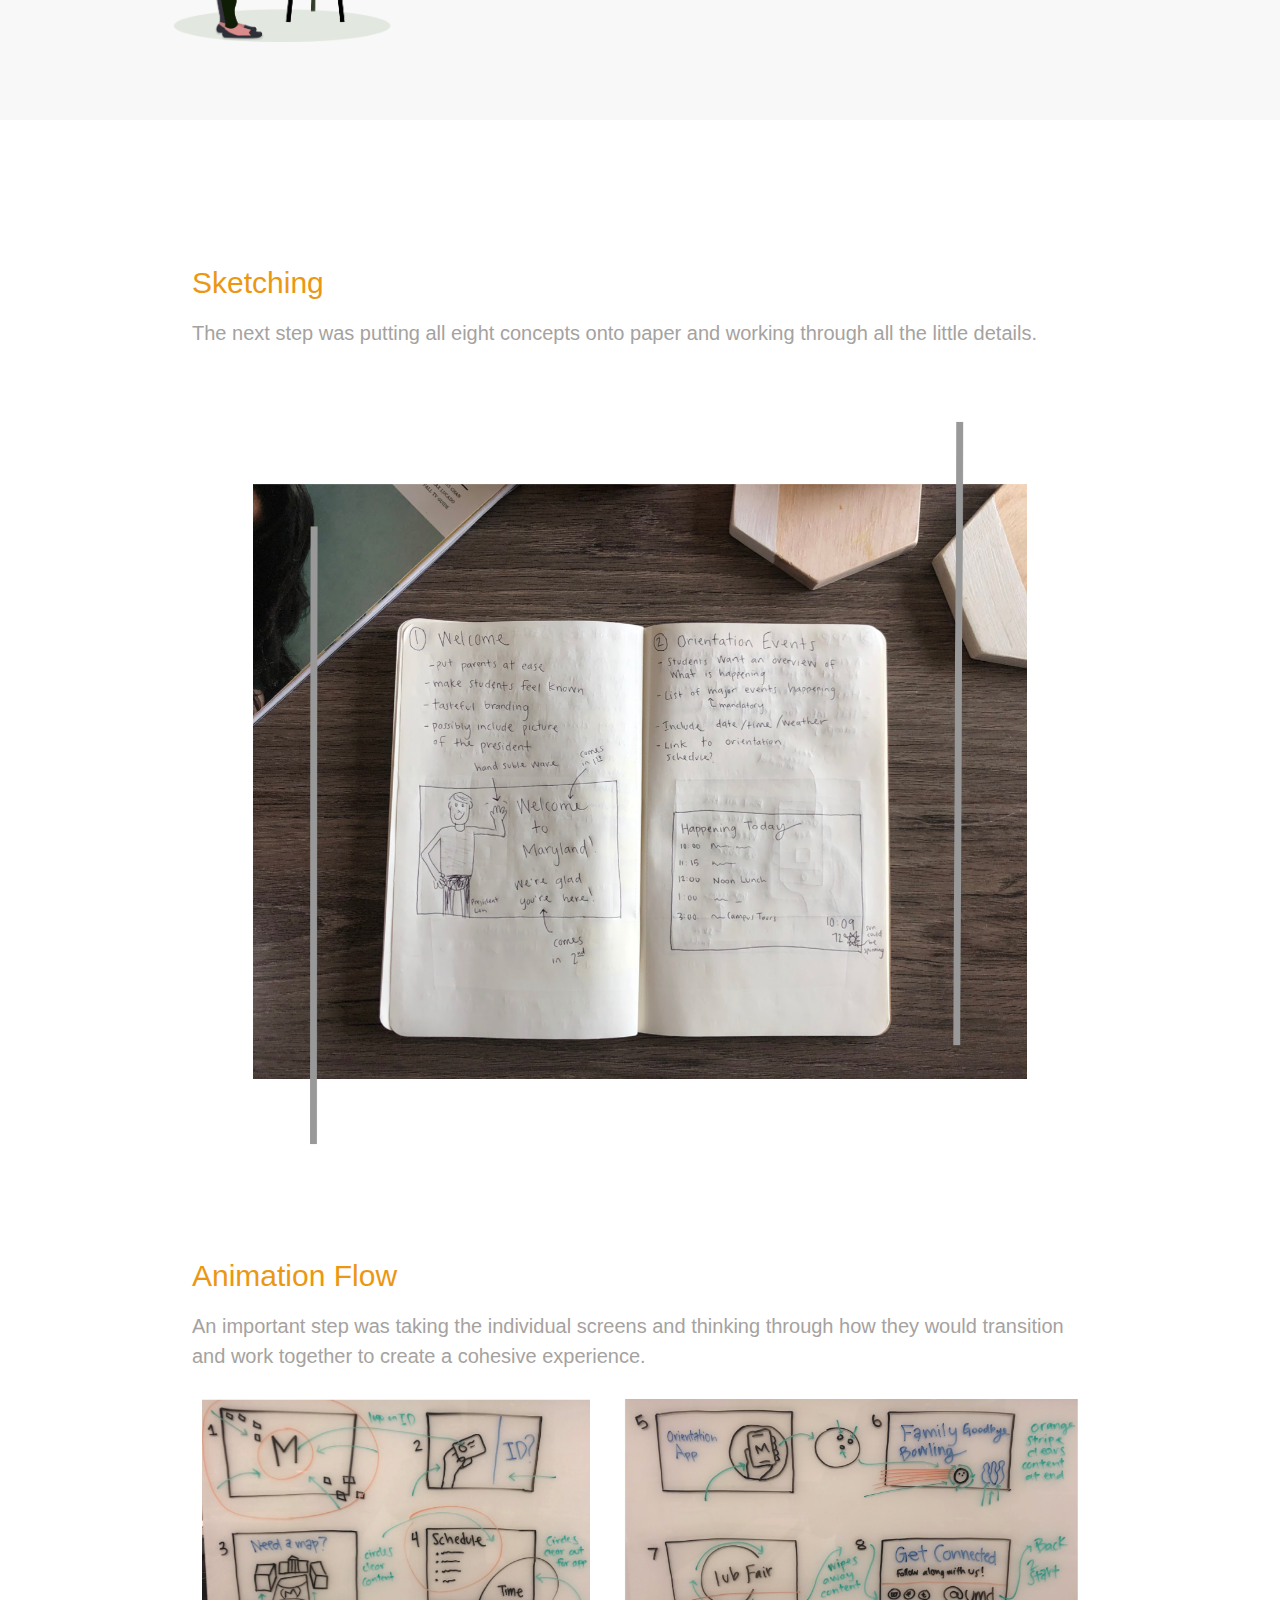
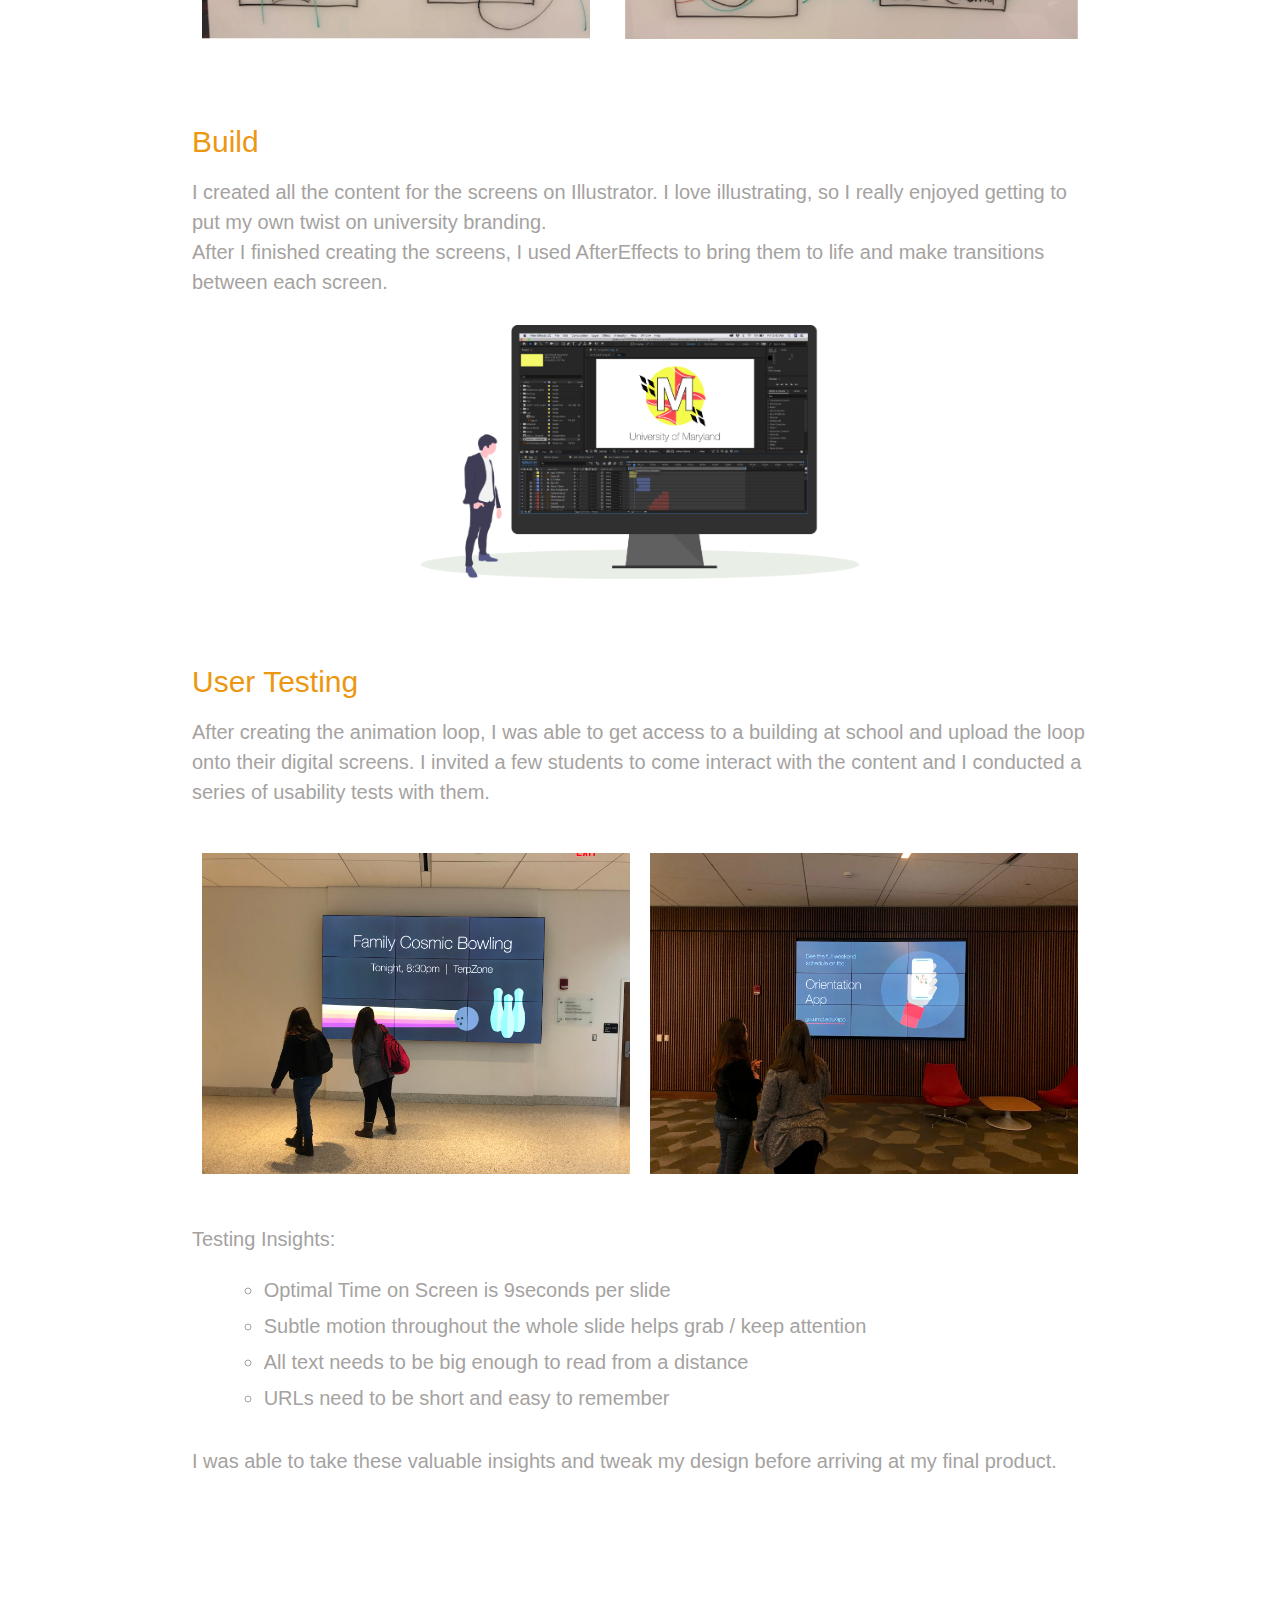
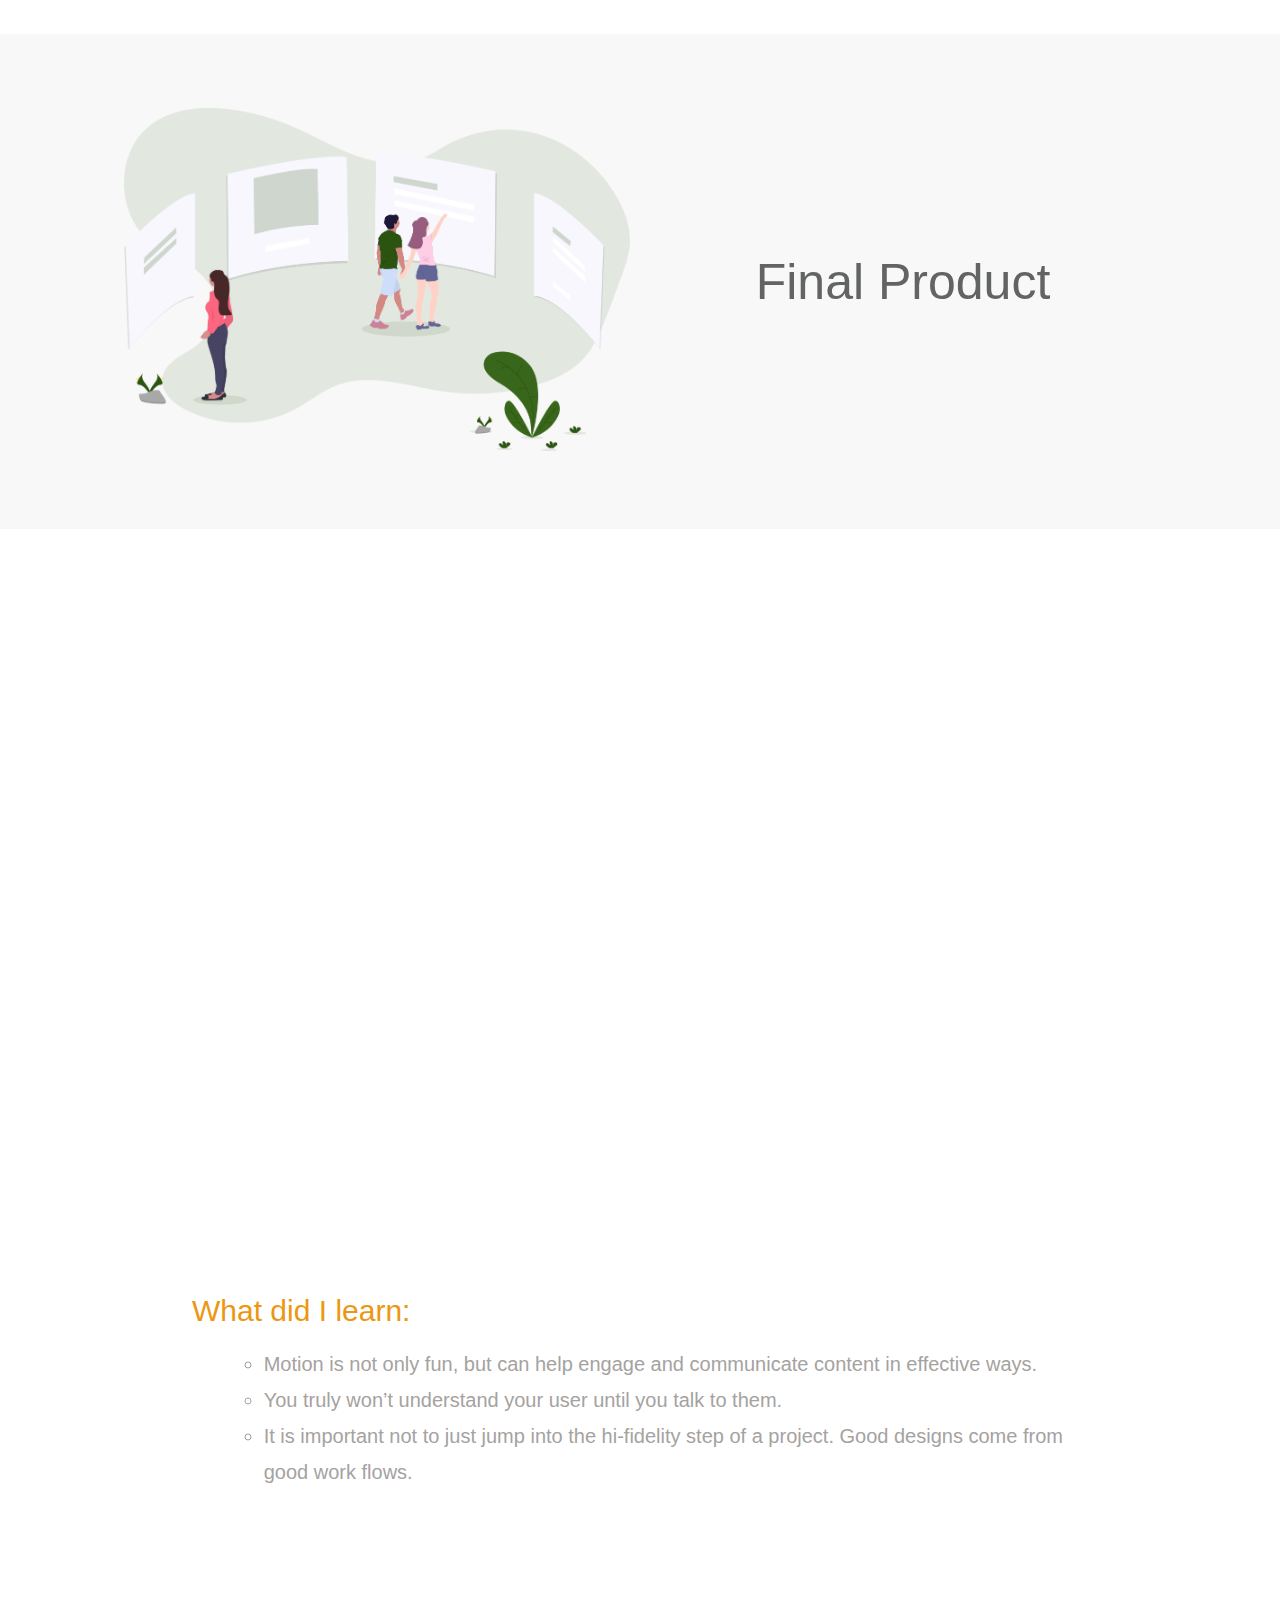
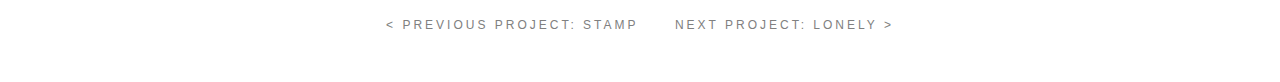
<file: orient.html>
<!DOCTYPE html>
<html>
	<head>
		<meta name="viewport" content="width=device-width, initial-scale=1">
		<meta charset="utf-8">
		<link rel="stylesheet" href="css/stampstyle.css">
		<link rel="stylesheet" href="css/styles.css">

		<title>Portfolio | Orient</title>
	</head>
	
	
	<body>
	
	<div class="topnav">
		<a href="index.html" class="logo grow">Dawson Hoppes</a>
		<div class="topnav-right">
		<a class="grow" href="index.html">UX</a>
		<a class="grow" href="video.html">Video</a>
		<a class="grow" href="resume.html">Resume</a>
		<a class="grow" href="about.html">About</a>
		</div>
	</div>	

<nav>
  <div class="toggle-wrap">
    <span class="toggle-bar"></span>
  </div>
</nav>
<aside>
  <a href="#intro">Intro</a>
  <a href="#research">Research</a>
	  <a href="#interviews"><li class="sidebar">Interviews</li></a>
  <a href="#data">Data Interpretation</a>
	  <a href="#timelapse"><li class="sidebar">Timelapse</li></a>
	  <a href="#findings"><li class="sidebar">Findings</li></a>
  <a href="#design">Design</a>
  	  <a href="#sketch"><li class="sidebar">Sketch</li></a>
  	  <a href="#map"><li class="sidebar">Flow</li></a>
  	  <a href="#build"><li class="sidebar">Build</li></a>
  	  <a href="#test"><li class="sidebar">Test</li></a>
  <a href="#results">Results</a>
  	  <a href="#final"><li class="sidebar">Final</li></a>
  	  <a href="#conclusion"><li class="sidebar">Conclusion</li></a>
</aside>


<section class="colored">
<div class="row">
<div class="columnhalf">		
				<div class="container4 grow">
				<img src="img/index/orient.jpg" class="image" style="width:100">
				</div>
</div>

<div class="columnapptextleft2">
<h15>Orient</h15>
<br>
<br>
<p6>A study into how animated digital billboards can alleviate stress and enhance the college orientation experience.
</div>
</section></a>

		<a name="intro">
		<section class="background">
		</a>	
			<div class="prob2">
			<h15>The Challenge</h15>
			<br>
			<br>
			<br>
			<h17>Create a digital billboard experience that welcomes students and families to a university.
			<br>
			<br>
		<h10>The Process</h10>
		<div class="alist">
		<ul class="a">
			<li>Research</li>
			<li>Data Interpretation</li>
			<li>Design + Testing</li>
			<li>Final Product</li>
		</ul>
		</div>

			</div>
		
	</section>
			<a name="research">

	<section class="colored">
<div class="row2">
<div class="columnhalf">		
<img src="img/orient/interview.png" style="width: 100%">
</div>

<div class="columnapptextleft">
<h15>Research</h15>
</div>
</div>
</section>
</a>

<section class="background">

<p6>My first step with this challenge was to identify potential stakeholders, figure out their needs, and dive into their motivations. I decided the best way to gather the necessary data was to conduct a series of interviews and use that data to brainstorm content and style for the billboards.
<br>
<br>	
<br>
		<a name="interviews">

<h10>User Interviews</h10></a>
<br>
<br>
<br>
<p6>The interviews focused around two key concepts, <span class="dark-font">content and screens.</span> I probed the participants with questions about their college orientation experience, and questions about their feelings and previous experiences with digital billboards.</p6>
<br>
<br>

<div class="row2">
<div class="column">
<img src="img/orient/people.png" style="width: 100%">
</div>
</div>

</section>
		<a name="data">

<section class="colored">
<div class="row2">
<div class="columnhalf">		
<img src="img/orient/sticky.png" style="width: 100%">
</div>

<div class="columnapptextleft">
<h15>Data Interpretation</h15>
</div>
</div>
</section></a>
<section class="background">


<p6>After conducting all my interviews, I took the individual notes from each interview and created an affinity diagram to help pull out the big picture ideas and concepts from the data.
<br>
<br>
Watch the timelapse video below to see the process!</p6>
<br>
<br>
<br>
<br>
		<a name="timelapse">

	<div class="videoWrapper">
    <!-- Copy & Pasted from YouTube -->
    <iframe width="560" height="349" src="https://www.youtube.com/embed/bl1-qqmO-1c" frameborder="0" allowfullscreen></iframe>
	</div>
</a>
<br>
<br>
<br>
<Br>
		<a name="findings"><h15>Findings</h15></a>
		<br>
		<br>
		<p6>Based off my user interviews, I identified these key insights about the content user's want and their general feelings toward digital advertisements and screens.</p>
		<br>
		<br>
		<h10>Content</h10>

		<div class="alist">
			<ul class="a">
				<li>New students are excited to be joining the university.</li>
				<li>Students are not sure  where to find resources.</li>
				<li>Parents and students need help finding places on campus.</li>
				<li>Students feel confused about what events are going on.</li>
				<li>Parents want to know how their child can get involved on campus.</li>
				<li>A lot of FAQs were answered on the orientation app.</li>
			</ul>
		</div>		
		<br>
		<br>	
		<h10>Screens</h10>

		<div class="alist">
			<ul class="a">
				<li>Too much text is distracting.</li>
				<li>A little motion helps grab users' attention.</li>
				<li>It is hard to pay attention to the screens while you are walking.</li>
				<li>Low quality images and graphics deter viewer's attention.</li>
				<li>Users want up to date information that is pertinent to them.</li>
			</ul>
		</div>			
		<br>
		<br>
<h15>Brainstorming</h15>
		<br>
		<br>
		<p6>Reviewing the research findings led to 8 ideas for relevant and helpful screen content.</p>
		<div class="alist">
			<ul class="a">
				<li>A University Branded Introduction</li>
				<li>ID Card Information</li>
				<li>Link to an online map</li>
				<li>Orientation Schedule</li>
				<li>Orientation App</li>
				<li>Family Bowling Event</li>
				<li>Club Fair Ad</li>
				<li>Social Media Links</li>
			</ul>
		</div>		
</section>
		<a name="design">
<section class="colored">
<div class="row">
<div class="columnhalf">		
<img src="img/orient/design.png" style="width: 100%">
</div>

<div class="columnapptextleft">
<h15>Design + Testing</h15>
</div>
</div>

</section>
</a>
<section class="background">
		<a name="sketch"><br></a>
		<h10>Sketching</h10>
		<br>
		<br>
		<p6>The next step was putting all eight concepts onto paper and working through all the little details.</p6>
		<br>
		<br>
		<div class="row2">
		  <div class="column">
		  <img src="img/orient/sketch.png" style="width: 100%">
		  </div>
		</div>		 
		 
		<a name="map"><br></a>
			<br>
			<br>
			<brx>
		<h10>Animation Flow</h10>
		<br>
		<br>
		<p6>An important step was taking the individual screens and thinking through how they would transition and work together to create a cohesive experience.</p6>
		<br>
		<br>
		<div class="row2">
		  <div class="column">
		  <img src="img/orient/animation.png" style="width: 100%">
		  </div>
		</div>

<Br>
<br>
		<a name="build"><br></a>
<br>
<h10>Build</h10>
<br>
<br>
<p6>I created all the content for the screens on Illustrator. I love illustrating, so I really enjoyed getting to put my own twist on university branding.</p6>
<br>
<p6>After I finished creating the screens, I used AfterEffects to bring them to life and make transitions between each screen.</p6>
<br>
<br>
<div class="row2">
<div class="column">		
<img src="img/orient/build.png" style="width: 50%">
</div>
</div>


<a name="test"><br></a>
	<br>
	<br>
	<br>
	<brx>
		<h10>User Testing</h10>
		<br>
		<br>
		<p6>After creating the animation loop, I was able to get access to a building at school and upload the loop onto their digital screens. I invited a few students to come interact with the content and I conducted a series of usability tests with them.</p6>
		<br>
		<br>
		<br>
		<div class="row2">
		<div class="columnhalf">
		<img src="img/orient/testing1.jpg" style="width: 100%">
		</div>
		<div class="columnhalf">
		<img src="img/orient/testing2.jpg" style="width: 100%">
		</div>
		</div>
		<br>
		<br>
		<p6>Testing Insights:
		<div class="alist">
			<ul class="a">
				<li>Optimal Time on Screen is 9seconds per slide</li>
				<li>Subtle motion throughout the whole slide helps grab / keep attention</li>
				<li>All text needs to be big enough to read from a distance</li>
				<li>URLs need to be short and easy to remember</li>
			</ul>
		</div>		
		<br>
		<p6>I was able to take these valuable insights and tweak my design before arriving at my final product.</p6>
		<br>		
		<br>
</section>
		<a name="results">
<section class="colored">		
<div class="row">
<div class="columnhalf">		
<img src="img/orient/final.png" style="width: 100%">
</div>

<br>
<br>
<br>
<div class="columnapptextleft">
<h15>Final Product</h15>
</div>
</div>
</section>
</a>
<br>
<br>
<br>
		<a name="final">
<section class="background">
	<div class="videoWrapper">
    <!-- Copy & Pasted from YouTube -->
    <iframe width="560" height="349" src="https://www.youtube.com/embed/wGzT6_gJB-I" frameborder="0" allowfullscreen></iframe>
	</div>
	</a>
<br>
<br>
<br>
		<a name="conclusion">
<h10>What did I learn:</h10></a>
		<div class="alist">
			<ul class="a">
				<li>Motion is not only fun, but can help engage and communicate content in effective ways.</li>
				<li>You truly won’t understand your user until you talk to them.</li>
				<li>It is important not to just jump into the hi-fidelity step of a project. Good designs come from good work flows.</li>
			</ul>

		
		</section>
		
</section>
	<script src="//cdnjs.cloudflare.com/ajax/libs/jquery/2.1.3/jquery.min.js"></script>
	<script  src="js/sidebar.js"></script>

</div>
<script>initComparisons(); </script>
	</body>
	<footer>
		<a href="stamp.html"">< Previous Project: STAMP</a>
		<a href="lonely.html"">Next Project: Lonely ></a>
	</footer>
</html>
</file>
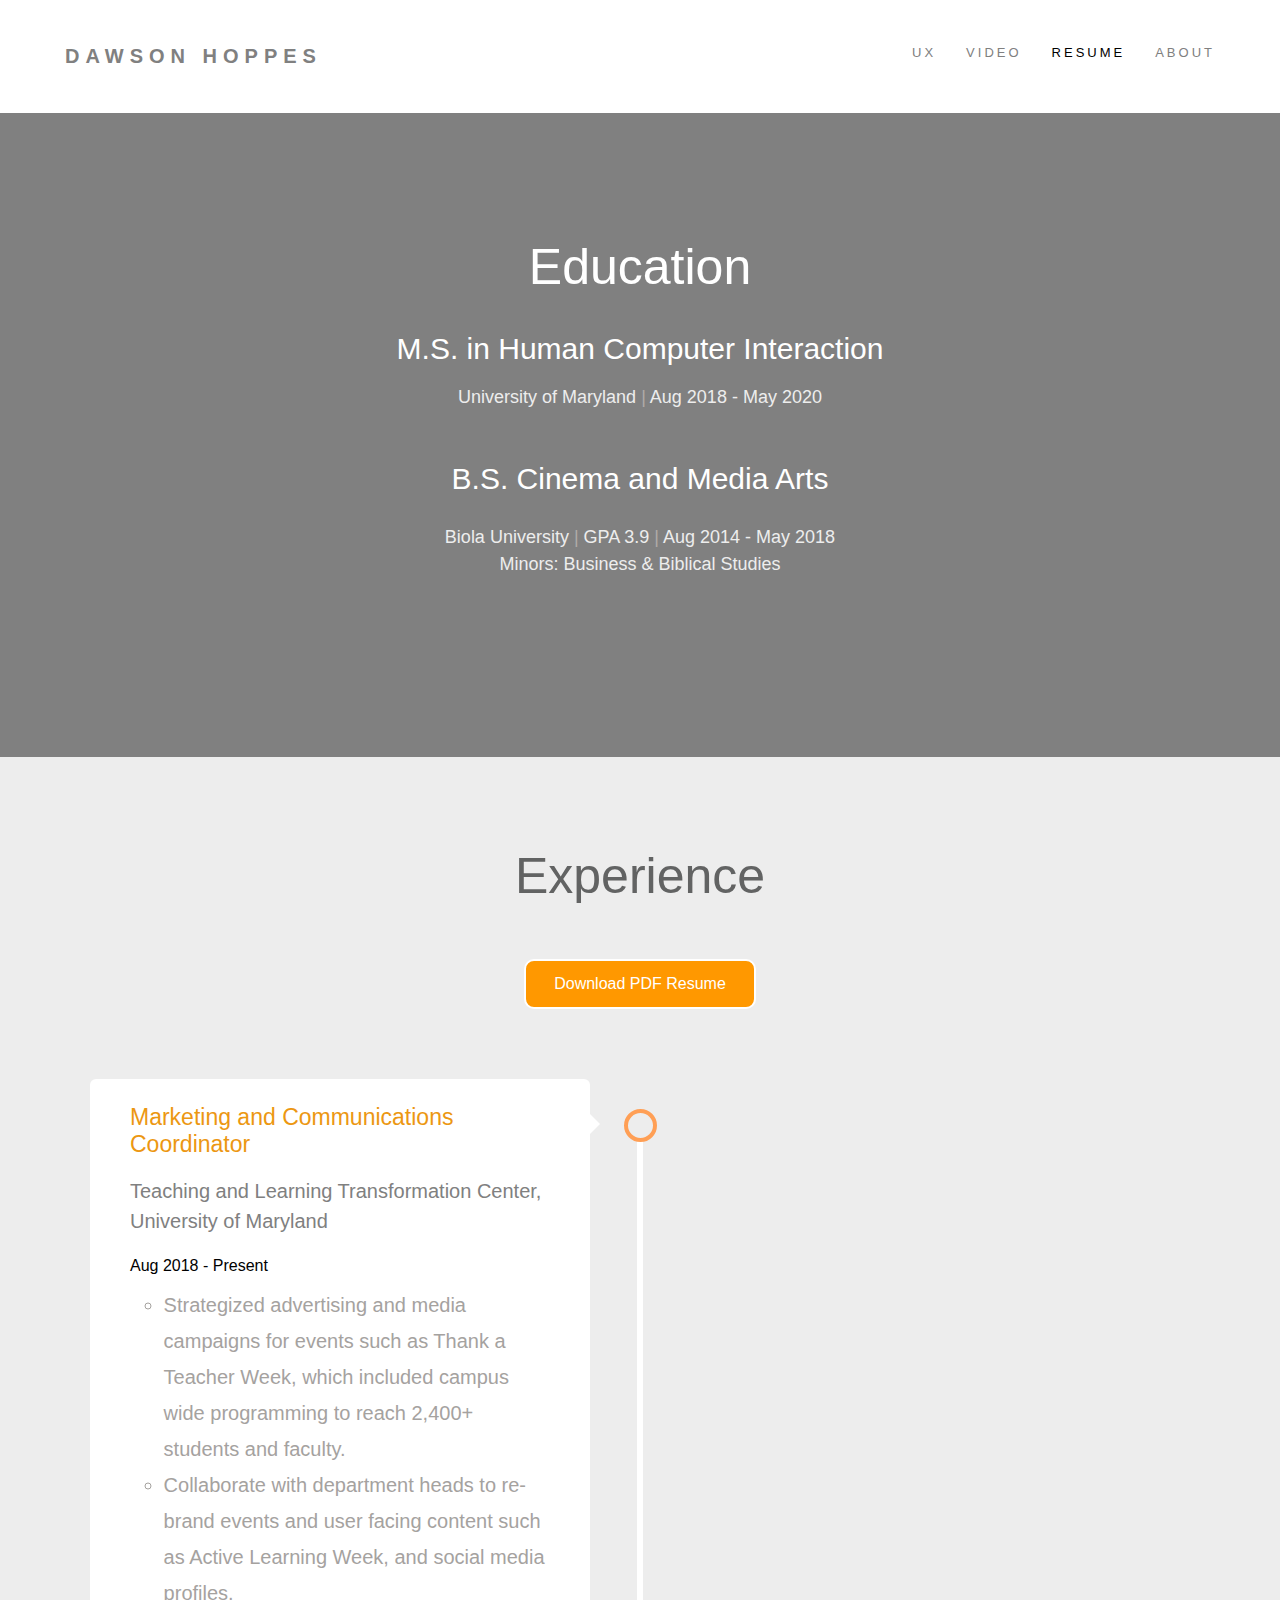
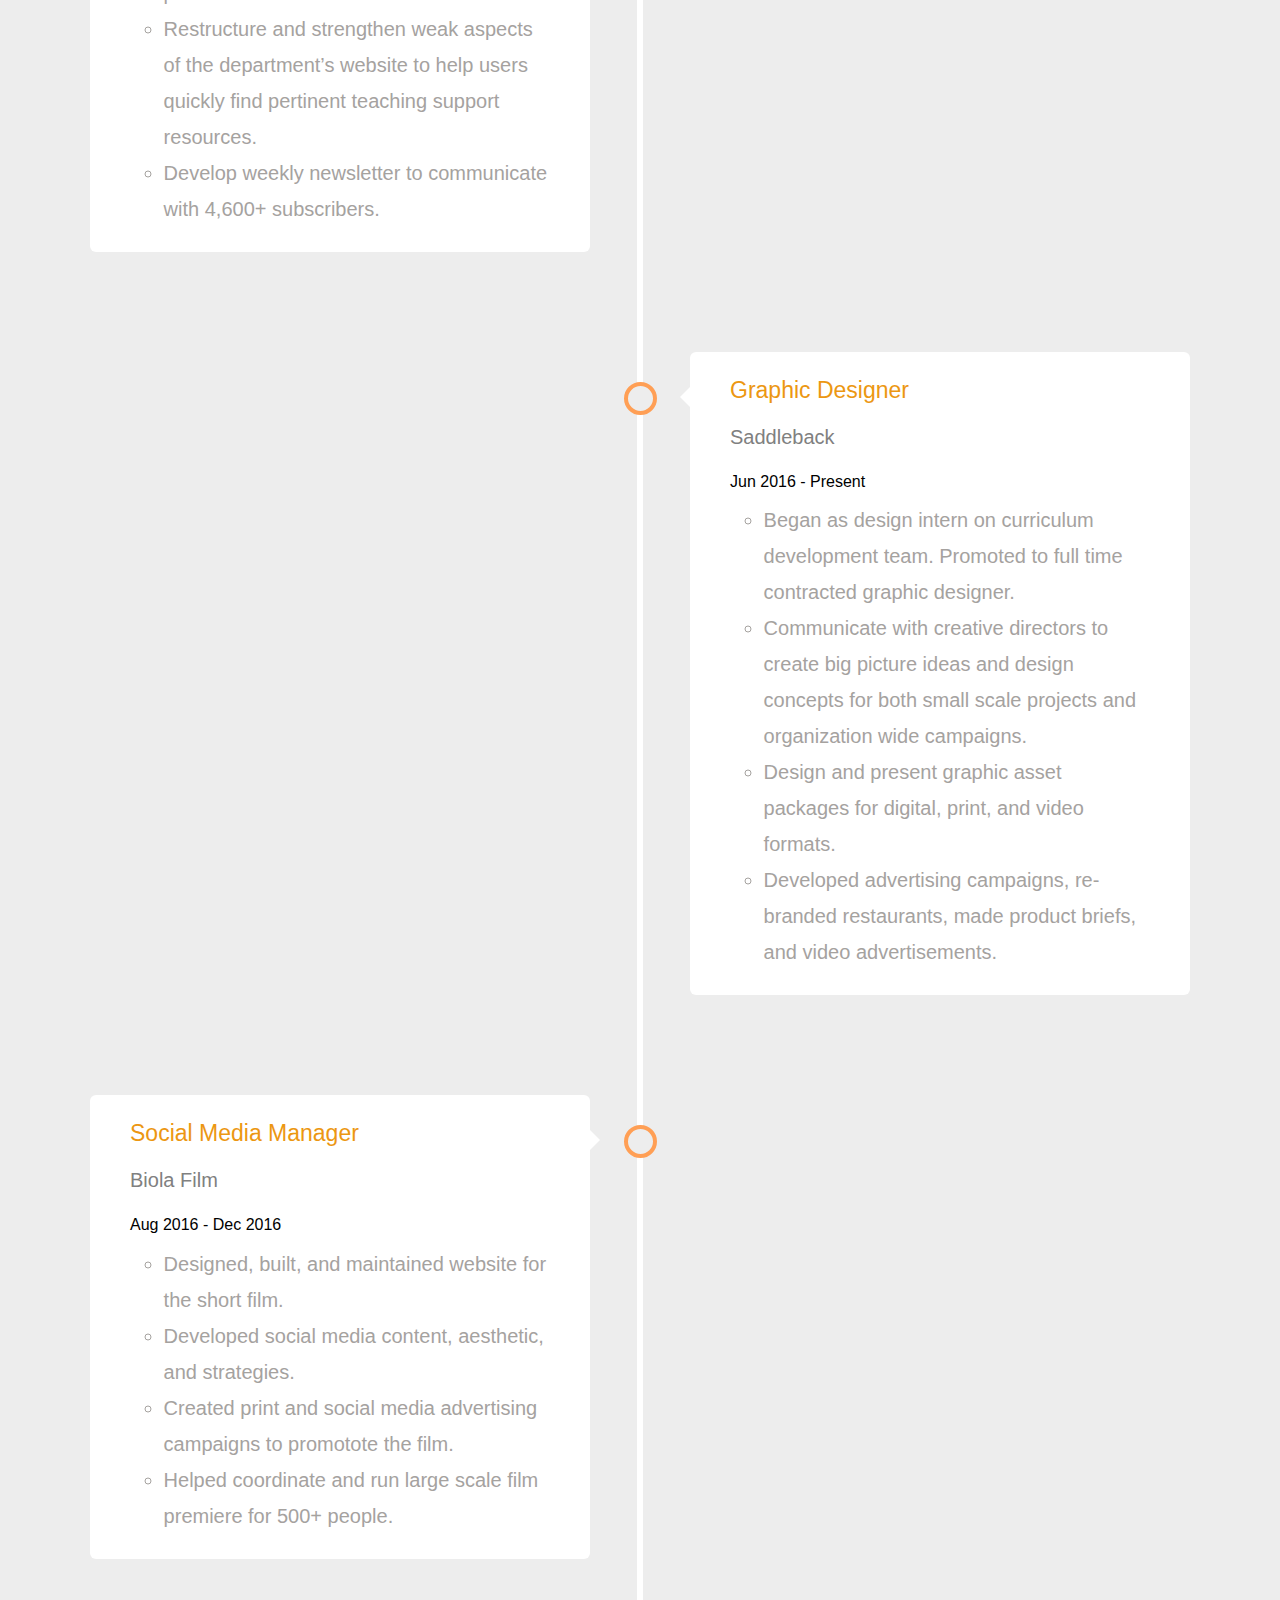
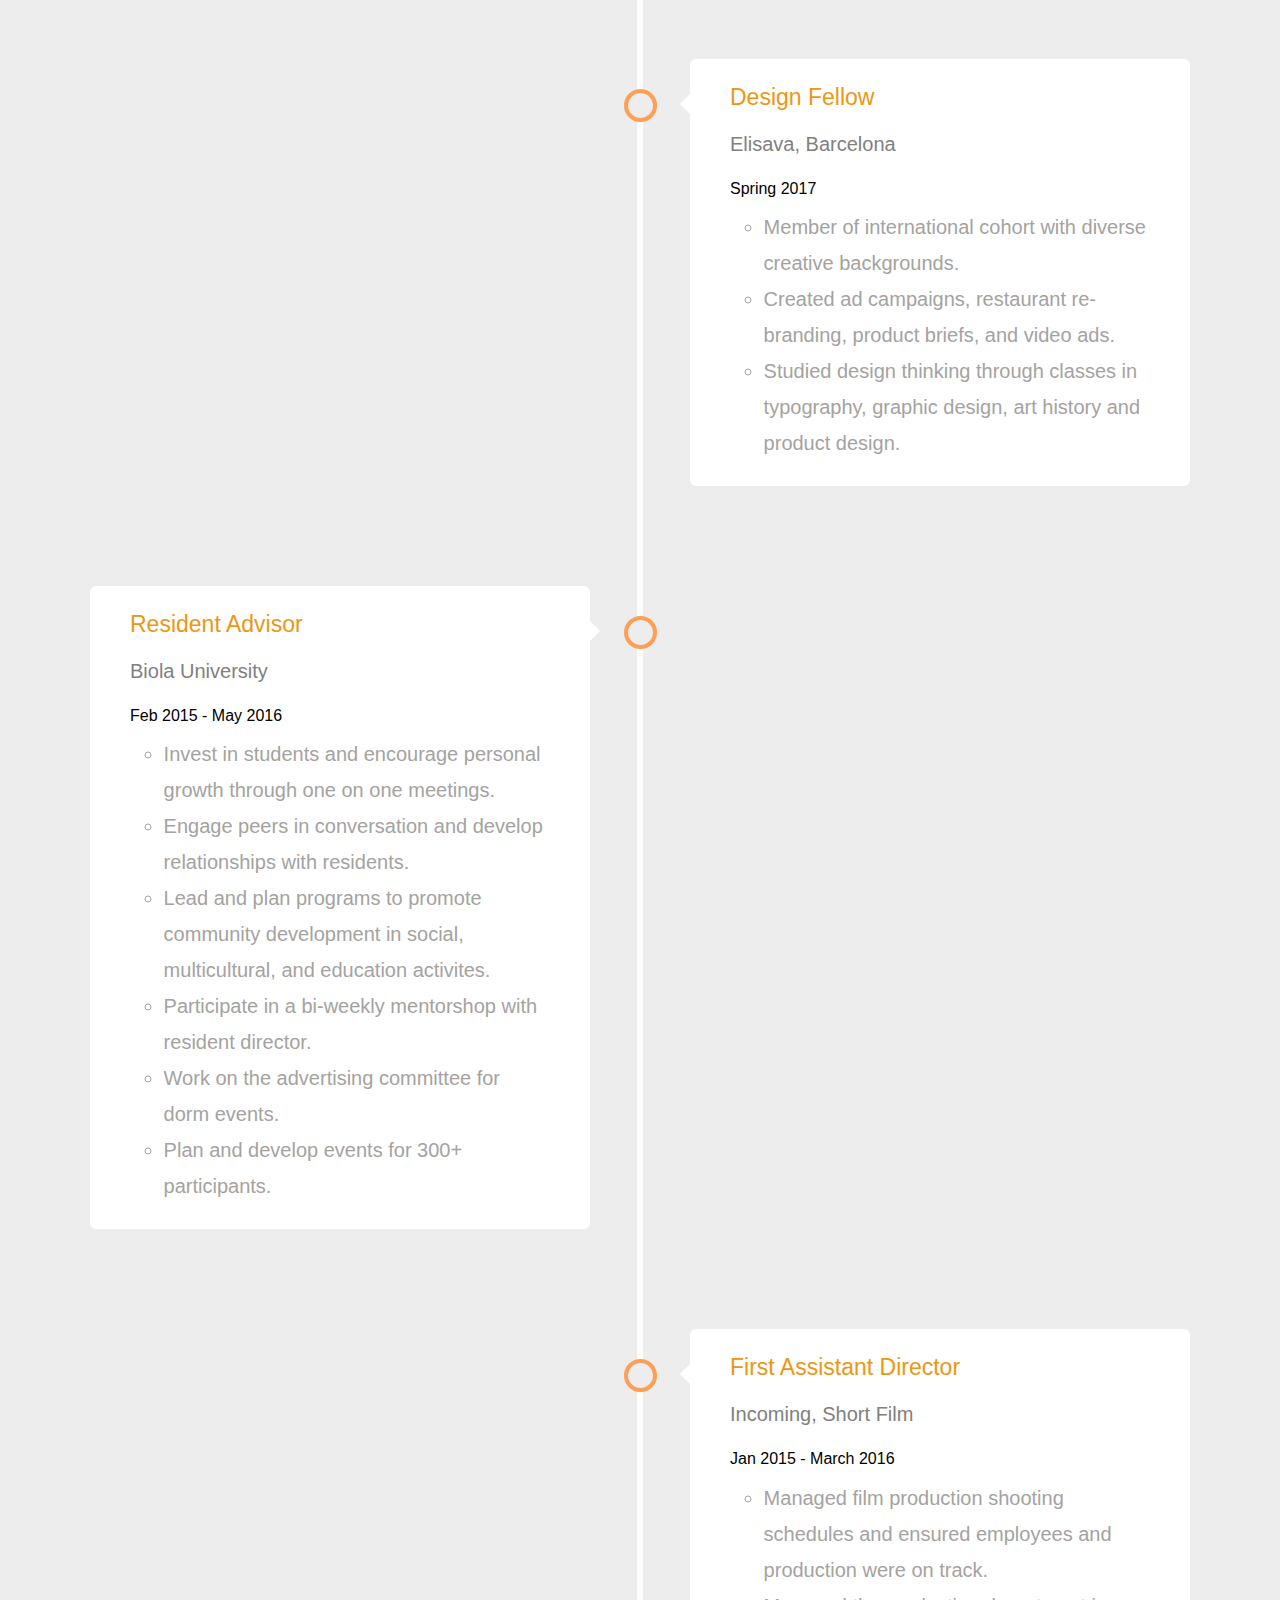
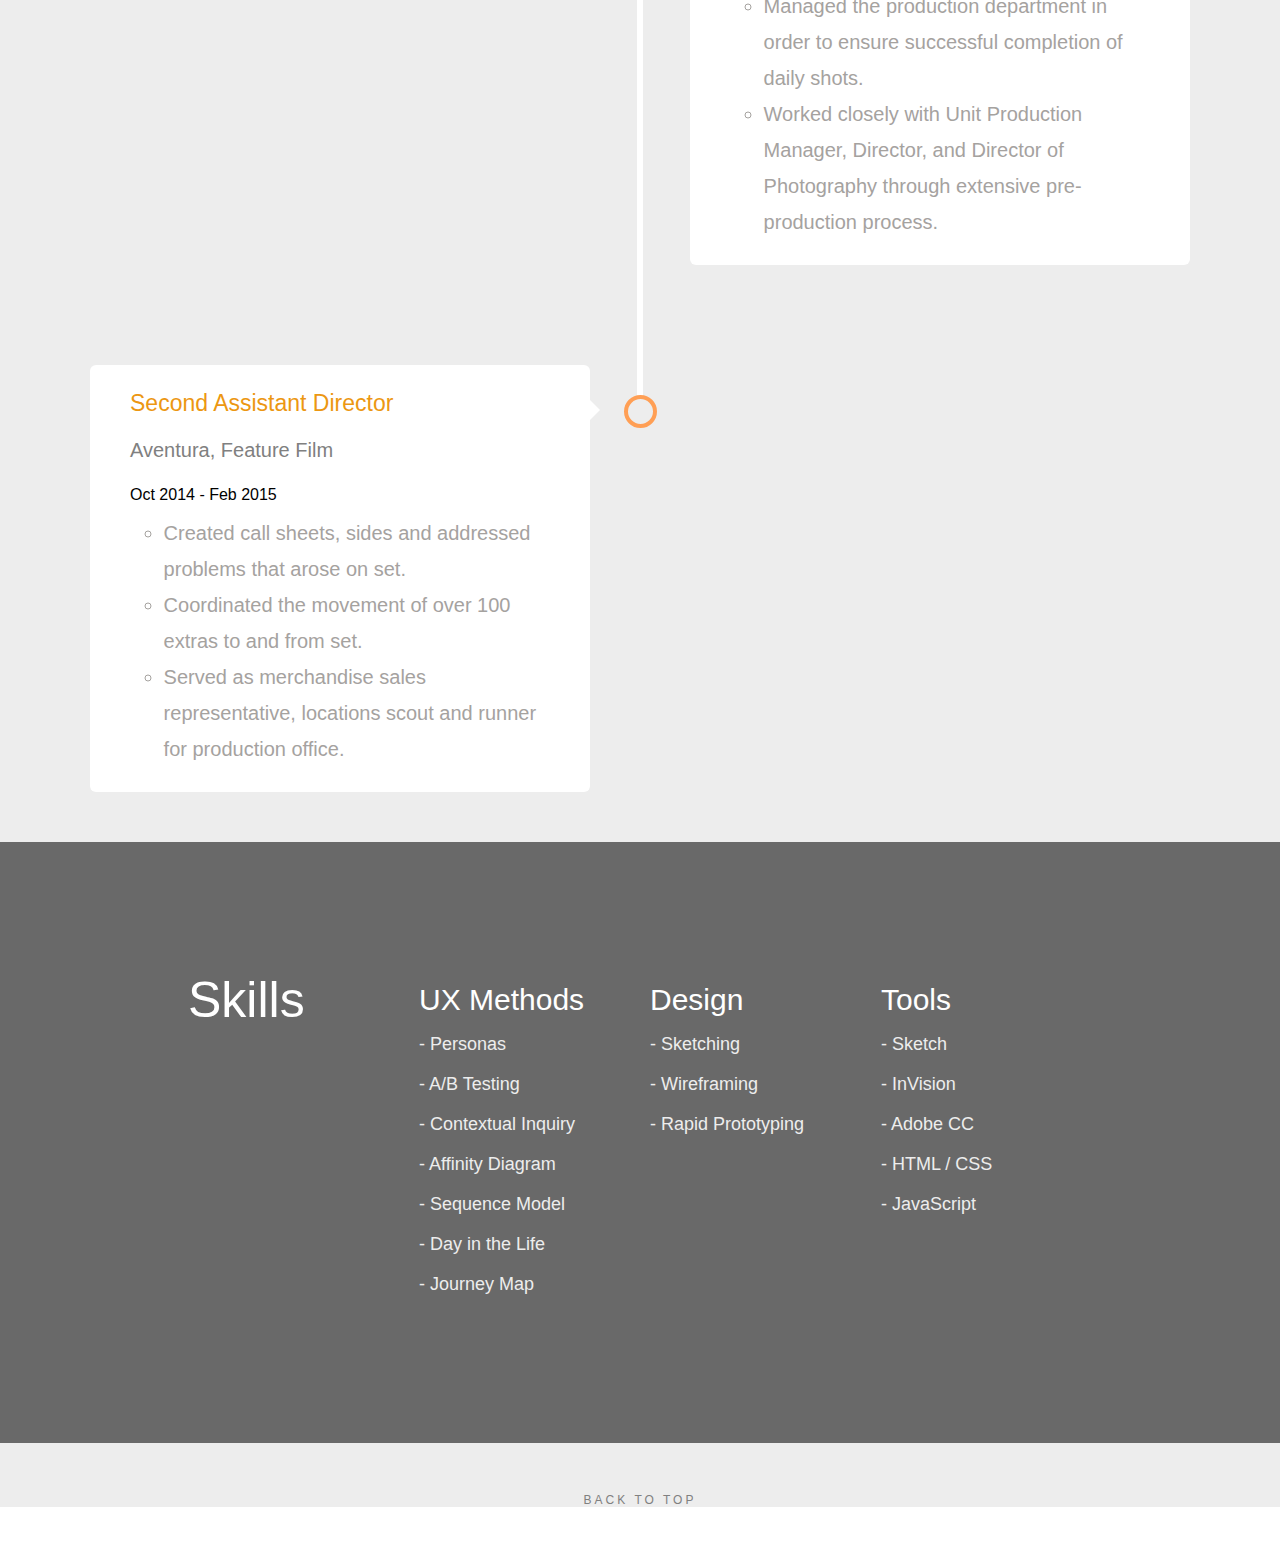
<file: resume.html>
<!DOCTYPE html>
<html>
	<head>
		<meta name="viewport" content="width=device-width, initial-scale=1">
		<link rel="stylesheet" href="css/styles.css">
		<link rel="stylesheet" href="css/timeline.css">
		<link rel="stylesheet" href="https://cdnjs.cloudflare.com/ajax/libs/font-awesome/4.7.0/css/font-awesome.min.css">
		<title>Portfolio | Resume </title>
	</head>
	
	
	<body>
	<div class="topnav">
		<a href="index.html" class="logo grow">Dawson Hoppes</a>
		<div class="topnav-right">
		<a class="grow" href="index.html">UX</a>
		<a class="grow" href="video.html">Video</a>
		<a class="active grow" href="resume.html">Resume</a>
		<a class="grow" href="about.html">About</a>
		</div>
	</div>
	<section class="verticle-resume">
	
	<section class="education">
	<div class="row">
		<div class="column"><h16>Education</h16>
		<br>
		<br>
		<br>
		<h7>M.S. in Human Computer Interaction</h7>
		<br>
		<br>
		<p4>University of Maryland   </p4><p5>|</p5><p4>   Aug 2018 - May 2020</p5>
		<br>
		<br>
		<br>
		<h7>B.S. Cinema and Media Arts</h7>
		<br>
		<br>
		<p4>Biola University   </p4><p5>|</p5><p4>   GPA 3.9   </p4><p5>|</p5><p4>   Aug 2014 - May 2018</p4>
		<br>
		<p4>Minors: Business & Biblical Studies
		<br>
		<br>
		<br>
		</div>
	</div>
	
	</section>

	<br>
	<br>
	<br>
	<br>
	<Br>
	<div class="center">
	<h15>Experience</h15>
	<br>
	<br>
	<br>
	<br>
	
	<a href="dawson_hoppes_resume.pdf" download><button class="btn warning">Download PDF Resume</button></a>
	</div>
	
	<section class="verticle resume">
	<div class="timeline">
  		<div class="container left">
   		 	<div class="content">
      			<h3>Marketing and Communications Coordinator</h3>
      			<br>
      			<p2>Teaching and Learning Transformation Center, University of Maryland</p2>
      			<br>
      			<br>
      			<p3>Aug 2018 - Present</p3>
      			<ul class="alist">
      				<li>Strategized advertising and media campaigns for events such as Thank a Teacher Week, which included campus wide programming to reach 2,400+ students and faculty. </li>
      				<li>Collaborate with department heads to re-brand events and user facing content such as Active Learning Week, and social media profiles.</li>
					<li>Restructure and strengthen weak aspects of the department’s website to help users quickly find pertinent teaching support resources.</li>
					<li>Develop weekly newsletter to communicate with 4,600+ subscribers.</li>
				</ul>
			</div>
  		</div>
  		<div class="container right">
    		<div class="content">
      			<h3>Graphic Designer</h3>
      			<br>
      			<p2>Saddleback</p2>
      			<br>
      			<br>
      			<p3>Jun 2016 - Present</p3>
      			<ul class="alist">
      				<li>Began as design intern on curriculum development team. Promoted to full time contracted graphic designer. </li>
      				<li>Communicate with creative directors to create big picture ideas and design concepts for both small scale projects and organization wide campaigns.</li>
					<li>Design and present graphic asset packages for digital, print, and video formats. </li>
					<li>Developed advertising campaigns, re-branded restaurants, made product briefs, and video advertisements.</li>
				</ul>
			</div>
  		</div>
  		<div class="container left">
   		 	<div class="content">
      			<h3>Social Media Manager</h3>
      			<br>
      			<p2>Biola Film</p2>
      			<br>
      			<br>
      			<p3>Aug 2016 - Dec 2016</p3>
      			<ul class="alist">
      				<li>Designed, built, and maintained website for the short film.</li>
      				<li>Developed social media content, aesthetic, and strategies.</li>
					<li>Created print and social media advertising campaigns to promotote the film.</li>
					<li>Helped coordinate and run large scale film premiere for 500+ people.</li>
				</ul>
			</div>
  		</div>
  		<div class="container right">
   		 	<div class="content">
      			<h3>Design Fellow</h3>
      			<br>
      			<p2>Elisava, Barcelona</p2>
      			<br>
      			<br>
      			<p3>Spring 2017</p3>
      			<ul class="alist">
      				<li>Member of international cohort with diverse creative backgrounds.</li>
      				<li>Created ad campaigns, restaurant re-branding, product briefs, and video ads.</li>
					<li>Studied design thinking through classes in typography, graphic design, art history and product design.</li>
				</ul>
			</div>
  		</div>
  		<div class="container left">
   		 	<div class="content">
      			<h3>Resident Advisor</h3>
      			<br>
      			<p2>Biola University</p2>
      			<br>
      			<br>
      			<p3>Feb 2015 - May 2016</p3>
      			<ul class="alist">
      				<li>Invest in students and encourage personal growth through one on one meetings.</li>
      				<li>Engage peers in conversation and develop relationships with residents.</li>
					<li>Lead and plan programs to promote community development in social, multicultural, and education activites.</li>
					<li>Participate in a bi-weekly mentorshop with resident director.</li>
					<li>Work on the advertising committee for dorm events.</li>
					<li>Plan and develop events for 300+ participants.</li>
				</ul>
			</div>
  		</div>
  		<div class="container right">
   		 	<div class="content">
      			<h3>First Assistant Director</h3>
      			<br>
      			<p2>Incoming, Short Film</p2>
      			<br>
      			<br>
      			<p3>Jan 2015 - March 2016</p3>
      			<ul class="alist">
      				<li>Managed film production shooting schedules and ensured employees and production were on track.</li>
      				<li>Managed the production department in order to ensure successful completion of daily shots.</li>
					<li>Worked closely with Unit Production Manager, Director, and Director of Photography through extensive pre-production process.</li>
				</ul>
			</div>
  		</div>
  		<div class="container left">
   		 	<div class="content">
      			<h3>Second Assistant Director</h3>
      			<br>
      			<p2>Aventura, Feature Film</p2>
      			<br>
      			<br>
      			<p3>Oct 2014 - Feb 2015</p3>
      			<ul class="alist">
      				<li>Created call sheets, sides and addressed problems that arose on set.</li>
      				<li>Coordinated the movement of over 100 extras to and from set.</li>
      				<li>Served as merchandise sales representative, locations scout and runner for production office.</li>
				</ul>
			</div>
  		</div>
	</div>
	</section>
	
		<section class="skills">
	<div class="row">
		<div class="column4">
		<h16>Skills</h16>
		</div>
			<div class="column4">
			<h7>UX Methods</h7>
			<br>
			<p4>- Personas
			<br>
			<p4>- A/B Testing
			<br>
			<p4>- Contextual Inquiry
			<br>
			<p4>- Affinity Diagram
			<br>
			<p4>- Sequence Model
			<br>
			<p4>- Day in the Life
			<br>
			<p4>- Journey Map
			</div>
				<div class="column4">
				<h7>Design</h7>
				<br>
				<p4>- Sketching
				<br>
				<p4>- Wireframing
				<br>
				<p4>- Rapid Prototyping
				</div>
					<div class="column4">
					<h7>Tools</h7>
					<br>
					<p4>- Sketch
					<br>
					<p4>- InVision
					<br>
					<p4>- Adobe CC
					<br>
					<p4>- HTML / CSS
					<br>
					<p4>- JavaScript
					</div>
		</div>		
	</div>
	</section>
	<footer>
		<a href="resume.html">Back to Top</a>
	</footer>
		</body>

</html>
</file>
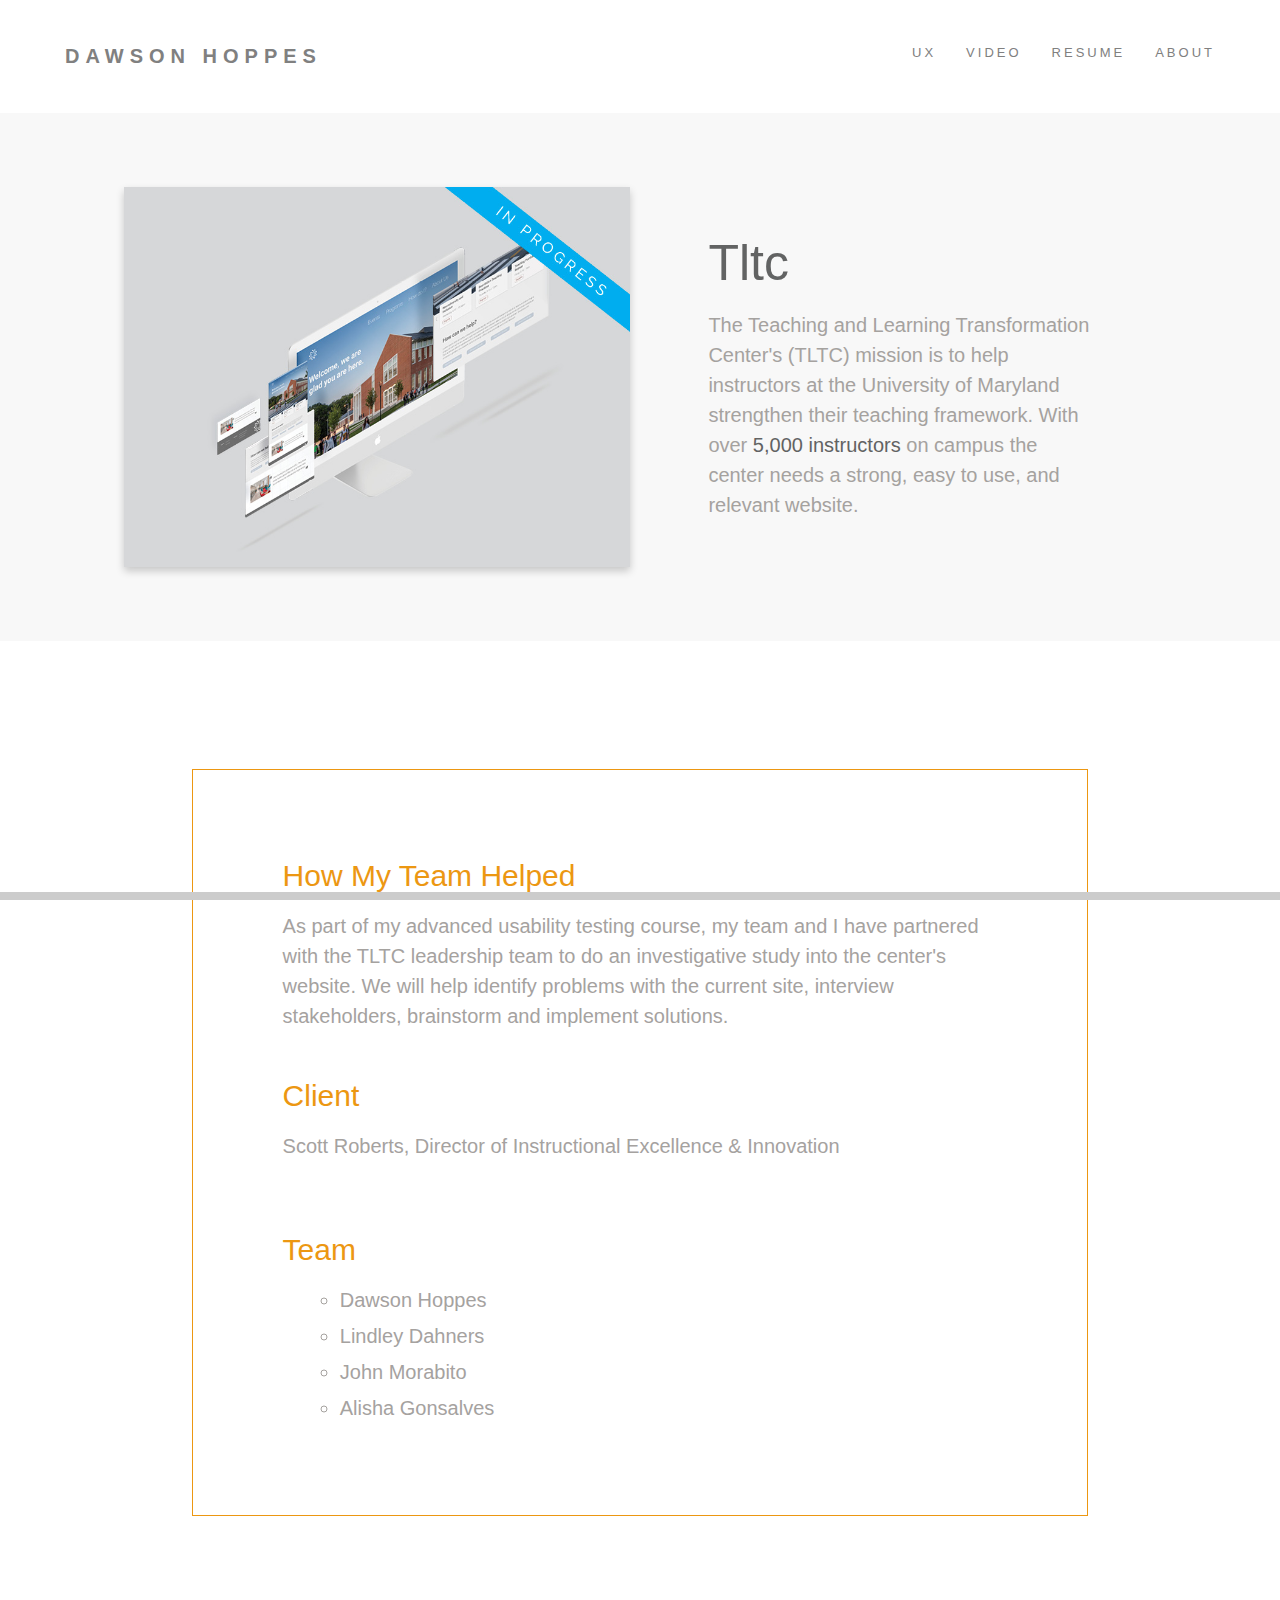
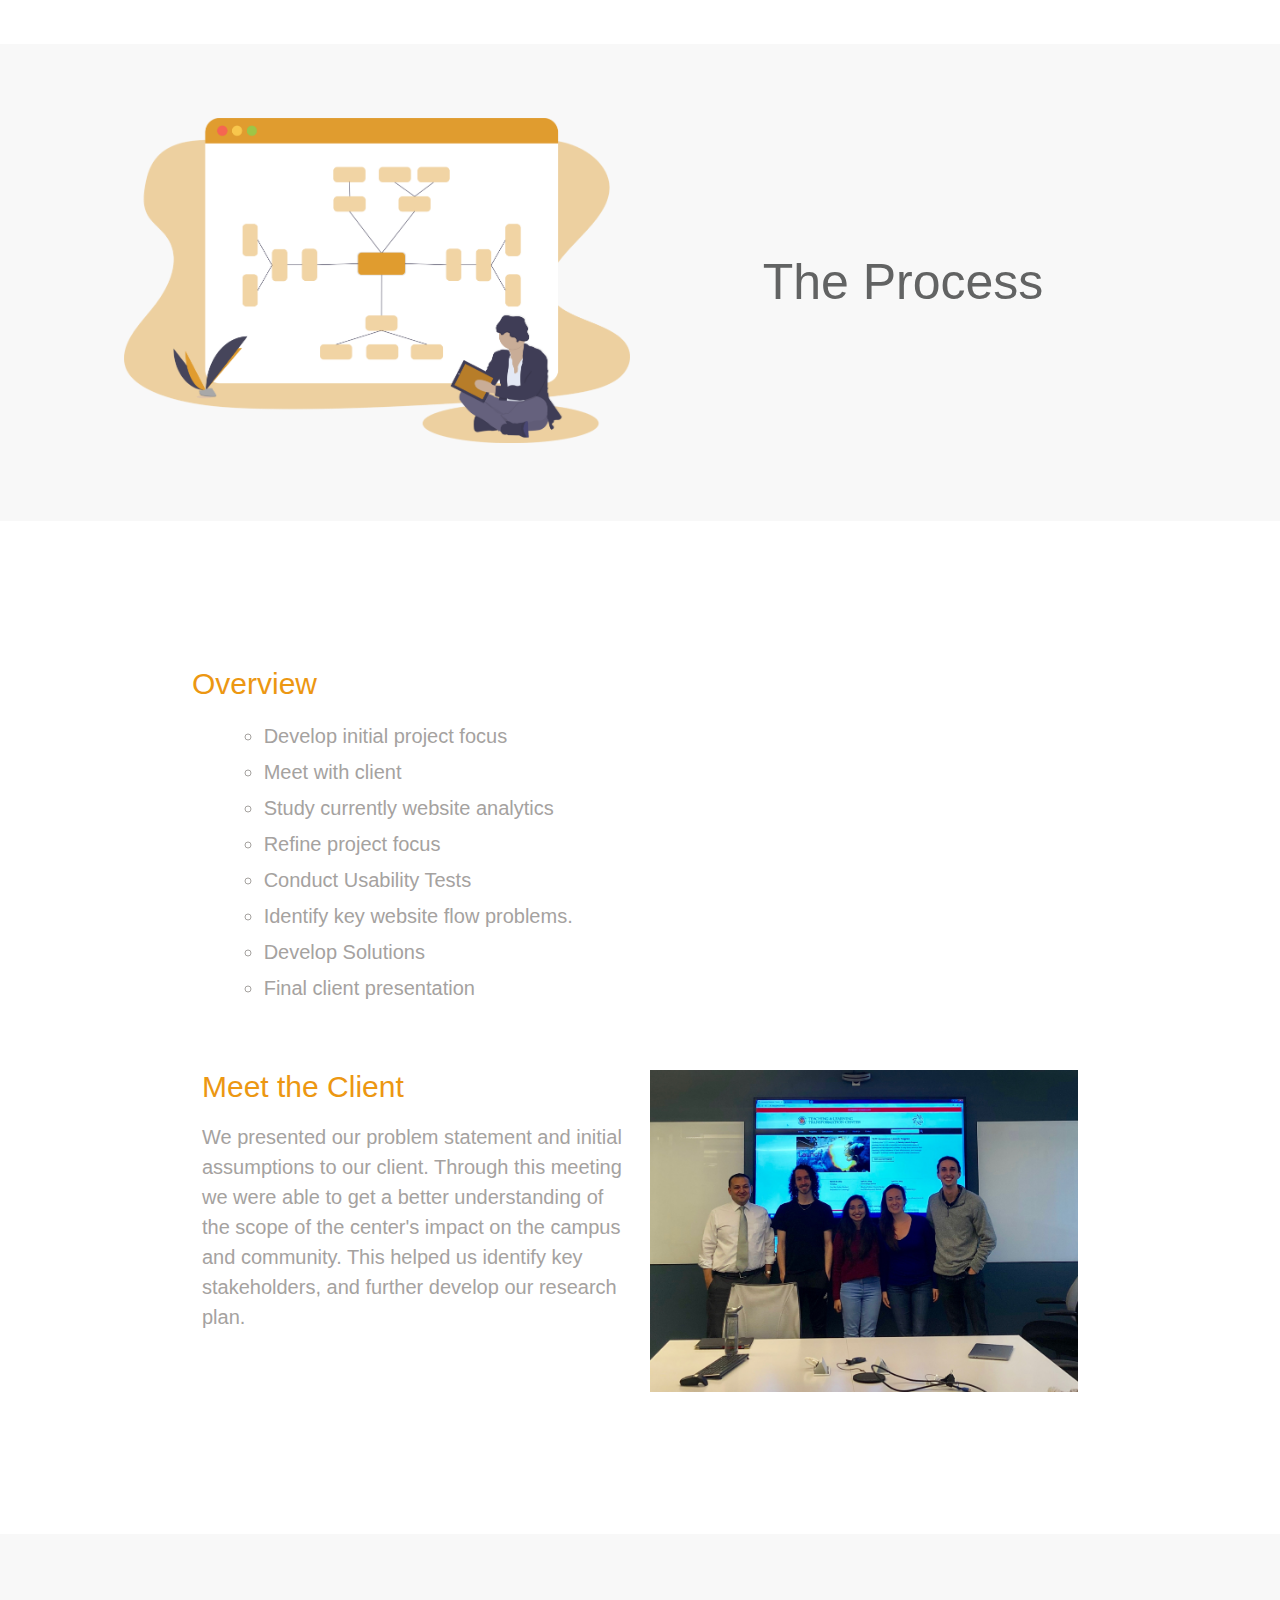
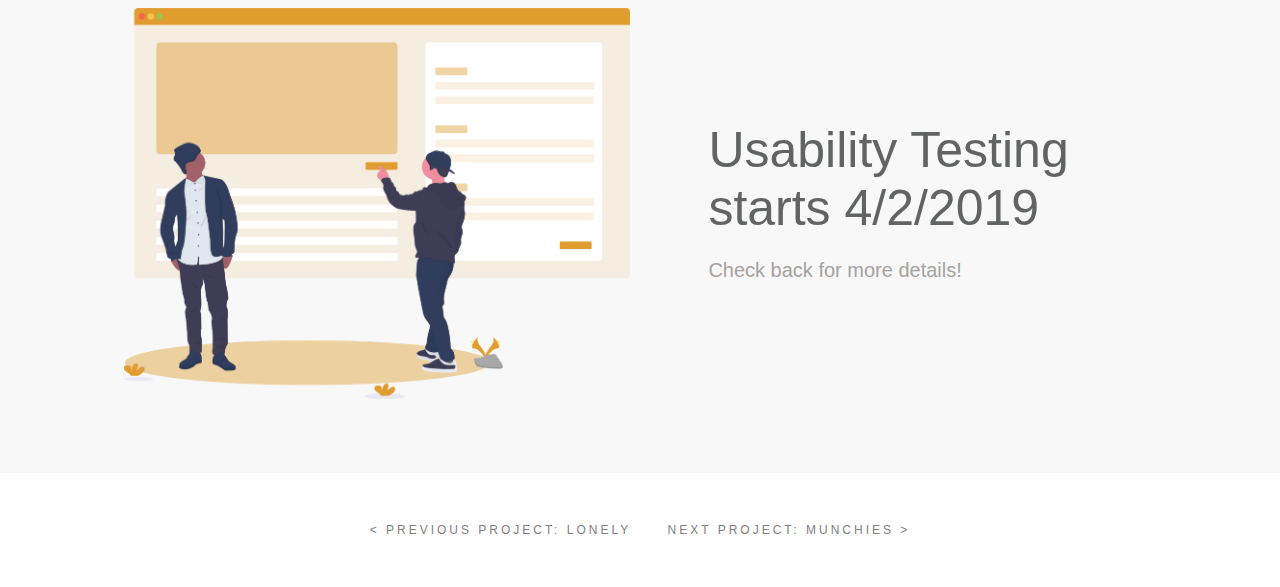
<file: tltc.html>
<!DOCTYPE html>
<html>
	<head>
		<meta name="viewport" content="width=device-width, initial-scale=1">
		<meta charset="utf-8">
		<link rel="stylesheet" href="css/stampstyle.css">
		<link rel="stylesheet" href="css/styles.css">

		<title>Portfolio | Tltc</title>
	</head>
	
<div class="header">
<div class="progress-container">
    <div class="progress-bar" id="myBar"></div>
  </div> 
</div>	
	<body>
	
	<div class="topnav">
		<a href="index.html" class="logo grow">Dawson Hoppes</a>
		<div class="topnav-right">
		<a class="grow" href="index.html">UX</a>
		<a class="grow" href="video.html">Video</a>
		<a class="grow" href="resume.html">Resume</a>
		<a class="grow" href="about.html">About</a>
		</div>
	</div>	

<!--
<nav>
  <div class="toggle-wrap">
    <span class="toggle-bar"></span>
  </div>
</nav>


<aside>
  <a href="#intro">Intro</a>
  <a href="#problem">Problem</a>
	  <a href="#how"><li class="sidebar">How</li></a>
	  <a href="#client"><li class="sidebar">Client</li></a>
	  <a href="#team"><li class="sidebar">Team</li></a>
  <a href="#process">Process</a>
	  <a href="#overview"><li class="sidebar">Overview</li></a>
	  <a href="#background"><li class="sidebar">Background</li></a>
	  <a href="#meeting"><li class="sidebar">Client Meeting</li></a>
	  
 <a href="#focus"><li class="sidebar">Project Focus</li></a>
	  <a href="#challenges"><li class="sidebar">Challenges</li></a>
  <a href="#research">Research</a>
	  <a href="#method"><li class="sidebar">Method</li></a>
	  <a href="#demographics"><li class="sidebar">Demographics</li></a>
	  <a href="#interviewfocus"><li class="sidebar">Interview Focus</li></a>
  <a href="#interpretation">Interpretation</a>
	  <a href="#affinity"><li class="sidebar">Affinity Diagram</li></a>
	  <a href="#day"><li class="sidebar">Day In The Life</li></a>
	  <a href="#sequence"><li class="sidebar">Sequence Model</li></a>
  <a href="#design">Design</a>
  	  <a href="#wallwalk"><li class="sidebar">Wall Walk</li></a>
  	  <a href="#visioning"><li class="sidebar">Visioning</li></a>
  <a href="#productconcepts">Product Concepts</a>
  	  <a href="#facebook"><li class="sidebar">Facebook</li></a>
  	  <a href="#newsletter"><li class="sidebar">Newsletters</li></a>
  	  <a href="#banners"><li class="sidebar">Banners</li></a>
  	  <a href="#calendar"><li class="sidebar">Calendar</li></a>
  	  <a href="#qrcodes"><li class="sidebar">QR Code</li></a>
  <a href="#presentation">Presentation</a>
  	  <a href="#finalmeeting"><li class="sidebar">Client Meeting</li></a>
  	  <a href="#nextsteps"><li class="sidebar">Next Steps</li></a>
  	  <a href="#pdf"><li class="sidebar">PDF</li></a>
  	  
-->

</aside>


<!--<div id="main">
<div class="hero-image">
  <div class="hero-text">
    <h12>STAMP</h12>
    <br>
    <br>
    <h13>User Research & Design</h13>
    <br>
    <br>
    <br>
    <a href="#intro"><img src="buttons/continue.png" width="10%"></a>
  </div>
</div>

-->

<section class="colored">
<div class="row">
<div class="columnhalf">		
				<div class="container4 grow">
				<img src="img/index/tltc.jpg" class="image" style="width:100">
				</div>
</div>

<div class="columnapptextleft2">
<h15>Tltc</h15>
<br>
<br>
<p6>The Teaching and Learning Transformation Center's (TLTC) mission is to help instructors at the University of Maryland strengthen their teaching framework. With over <span class="dark-font">5,000 instructors</span> on campus the center needs a strong, easy to use, and relevant website.
</div>
</section></a>



		<a name="problem">
		<section class="background">
		</a>	
			<div class="prob3">
		<a name="how"><h10>How My Team Helped</h10></a>
		<br>
		<br>
		<p6>As part of my advanced usability testing course, my team and I have partnered with the TLTC leadership team to do an investigative study into the center's website. We will help identify problems with the current site, interview stakeholders, brainstorm and implement solutions.
		<br>
		<br> 
		</p6>
		<a name="client"><br></a>
		<h10>Client</h10>
		<br>
		<br>
		<p6>Scott Roberts, Director of Instructional Excellence & Innovation</p6>
		<br>
		<br>
		<a name="team"><br></a>
		<br>
		<br>
		<h10>Team</h10>
		<div class="alist">
		<ul>
			<li>Dawson Hoppes</li>
			<li>Lindley Dahners</li>
			<li>John Morabito</li>	
			<li>Alisha Gonsalves</li>
		</ul>
		</div>
			</div>
		
</section>		

<section class="colored">
<div class="row">
<div class="columnhalf">		
<img src="img/tltc/process.png" style="width: 100%">
</div>

<div class="columnapptextleft">
<h15>The Process</h15>
</div>
</div>
</section>
<section class="background">
		<a name="overview"><br></a>
		<h10>Overview</h10>
		<div class="alist">
		<ul class="a">
			<li>Develop initial project focus</li>
			<li>Meet with client</li>
			<li>Study currently website analytics</li>
			<li>Refine project focus</li>
			<li>Conduct Usability Tests</li>
			<li>Identify key website flow problems.</li>
			<li>Develop Solutions</li>
			<li>Final client presentation</li>
		</ul>
		</div>
			<a name="background"><br></a>
			<br>
			<br>
		<div class="row2">

			
			<br>
			<br>
<div class="columnhalf">
			<h10>Meet the Client</h10>
			<br>
			<br>
				<p6>We presented our problem statement and initial assumptions to our client. Through this meeting we were able to get a better understanding of the scope of the center's impact on the campus and community. This helped us identify key stakeholders, and further develop our research plan.</p>
				<br>
			</div>
			<div class="columnhalf">
				<img src="img/tltc/clientmeeting.jpeg" style="width: 100%">
			</div>
			
		</div>
			
			
			
</section>

<section class="colored">
<div class="row">
<div class="columnhalf">		
				<img src="img/tltc/testing.png" class="image" style="width:100">
</div>

<div class="columnapptextleft2">
<h15>Usability Testing starts 4/2/2019</h15>
<br>
<br>
<p6>Check back for more details!
</div>
</section>
	
	
	
	<script src="//cdnjs.cloudflare.com/ajax/libs/jquery/2.1.3/jquery.min.js"></script>
	<script  src="js/sidebar.js"></script>

</div>
<script>initComparisons();
// When the user scrolls the page, execute myFunction 
window.onscroll = function() {myFunction()};

function myFunction() {
  var winScroll = document.body.scrollTop || document.documentElement.scrollTop;
  var height = document.documentElement.scrollHeight - document.documentElement.clientHeight;
  var scrolled = (winScroll / height) * 100;
  document.getElementById("myBar").style.width = scrolled + "%";
}
</script>
	</body>
	<footer>
		<a href="lonely.html">< Previous Project: Lonely</a>
		<a href="munchies.html"">Next Project: Munchies ></a>

	</footer>
</html>
</file>
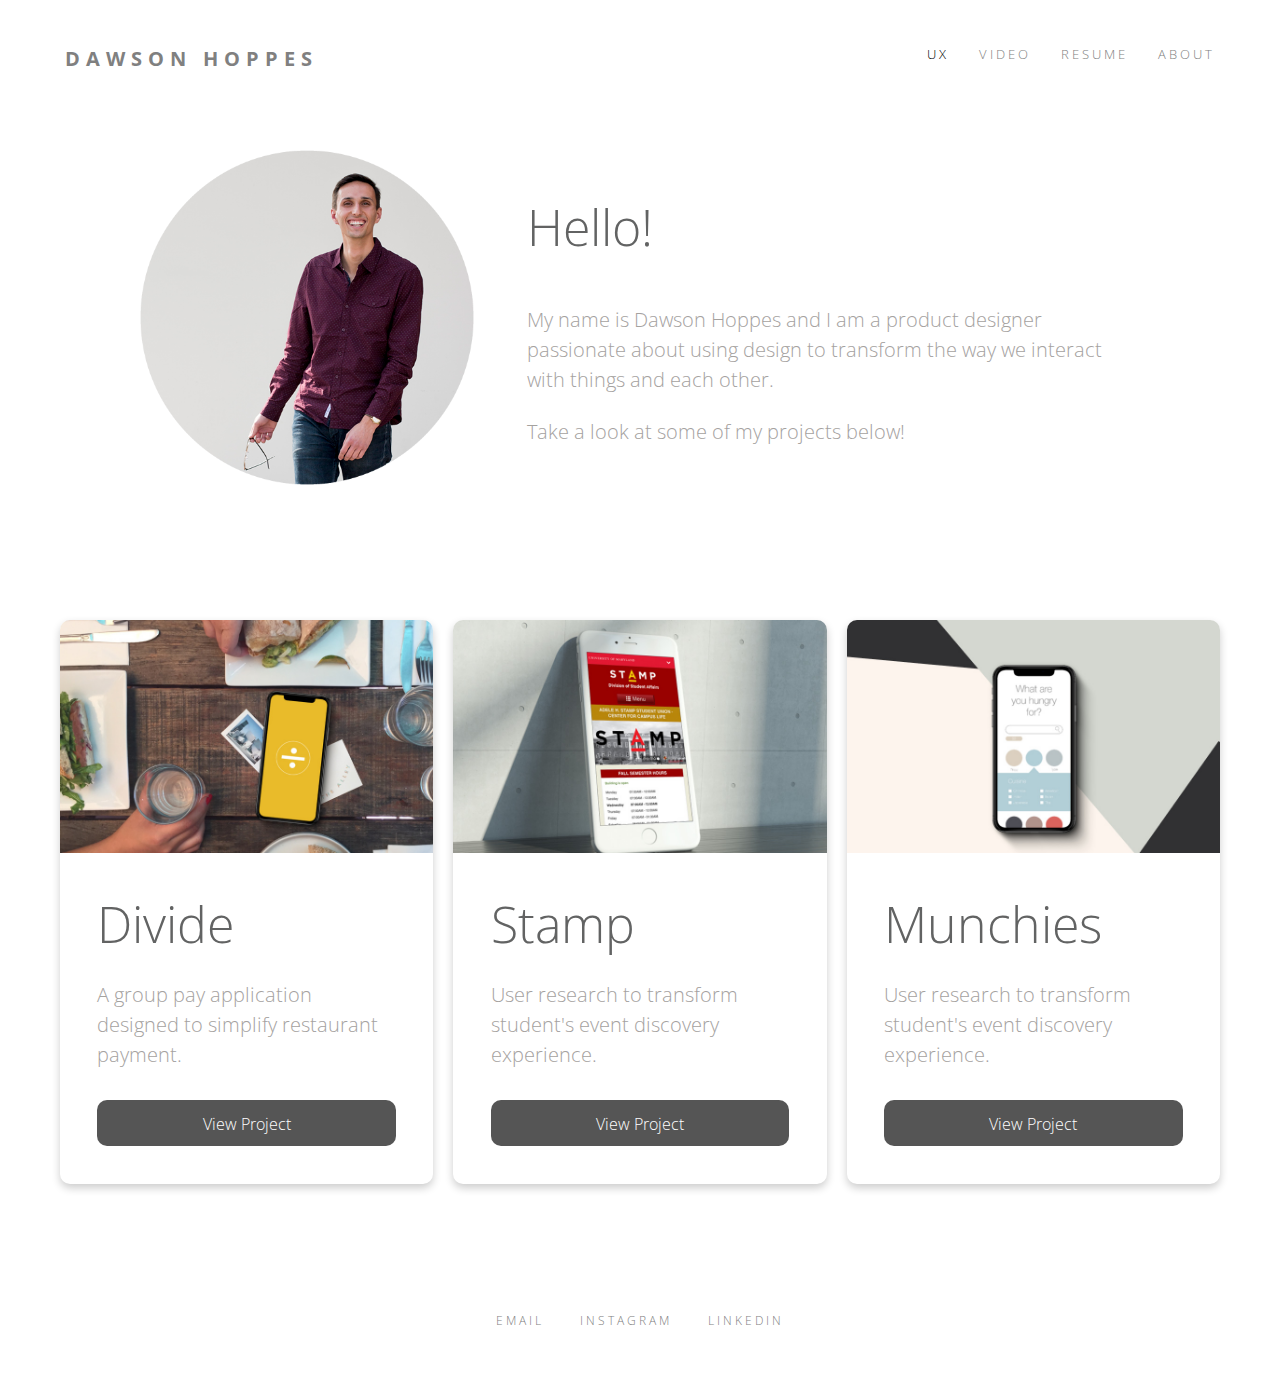
<file: untitil.html>
<!DOCTYPE html>
<html>
	<head>
		<meta name="viewport" content="width=device-width, initial-scale=1">
		<link rel="stylesheet" href=./css/styles.css>
		<link rel="stylesheet" type="text/css" href="//fonts.googleapis.com/css?family=Open+Sans" />
		<title>Portfolio</title>
		
	<style>
	body {
	background-color: ;
	}
	</style>
	</head>
	
	
	<body2>

<!-- navigation menu -->	
	<div class="topnav">
		<a href="index.html" class="logo">Dawson Hoppes</a>
		<div class="topnav-right">
		<a class="active" href="index.html">UX</a>
		<a href="video.html">Video</a>
		<a href="resume.html">Resume</a>
		<a href="about.html">About</a>
		</div>
	</div>
	
			
		

	<section class="welcome">
	<div class="row2">
		<div class="columnleftsmall">
		<img src="img/index/intro.png" style="width: 100%">
		</div>
		<div class="indexintro">
				<h15>Hello!</h15>
				<br>
				<br>
				<br>
				<p6>My name is Dawson Hoppes and I am a product designer passionate about using design to transform the way we interact with things and each other.</span></p6>
				<br>
				<br>
				<p6>Take a look at some of my projects below!</p6>
			</div>
		</div>
	</div>
	</section>
		
	<br>
	<br>
	<div class="row">
		<div class="column3">
		 <div class="container3">
			<img src="img/divide/home.jpg" class="image" style="width:100; border-radius: 10px 10px 0 0">
			<div class="text2">
			<h15>Divide</h15>
			<br>
			<br>
			<p12>A group pay application designed to simplify restaurant payment.</p10>
			<br>
			<br>
			<a href="divide.html"><div class="button5">
				<p3><span class="light-font">View Project</p3>
				</div>
			</div>
				
		</div></a>
		</div>
	<br>
	<br>
		<div class="column3">
		 <div class="container3">
			<img src="img/stamp/home.jpg" class="image" style="width:100; border-radius: 10px 10px 0 0">
			<div class="text2">
			<h15>Stamp</h15>
			<br>
			<br>
			<p12>User research to transform student's event discovery experience.</p10>
			<br>
			<br>
			<a href="stamp.html"><div class="button5">
				<p3><span class="light-font">View Project</p3>
				</div></a>
			</div>
				
		</div>	
		</div>
		<div class="column3">
		 <div class="container3">
			<img src="img/munchies/home.jpg" class="image" style="width:100; border-radius: 10px 10px 0 0">
			<div class="text2">
			<h15>Munchies</h15>
			<br>
			<br>
			<p12>User research to transform student's event discovery experience.</p10>
			<br>
			<br>
			<a href="divide.html"><div class="button5">
				<p3><span class="light-font">View Project</p3>
				</div></a>
			</div>
				
		</div>	
		</div>

	</div>


	</div>
		

	</body>
	<footer>
	<br>
	<br>
	<br>
	<br>
		<a href="mailto:dawsonhoppes@gmail.com">Email</a>
		<a href="https://www.instagram.com/hawsondoppes/">Instagram</a>
		<a href="https://www.linkedin.com/in/dawsonhoppes">Linkedin</a>
	</footer>
</section>
</html>
</file>
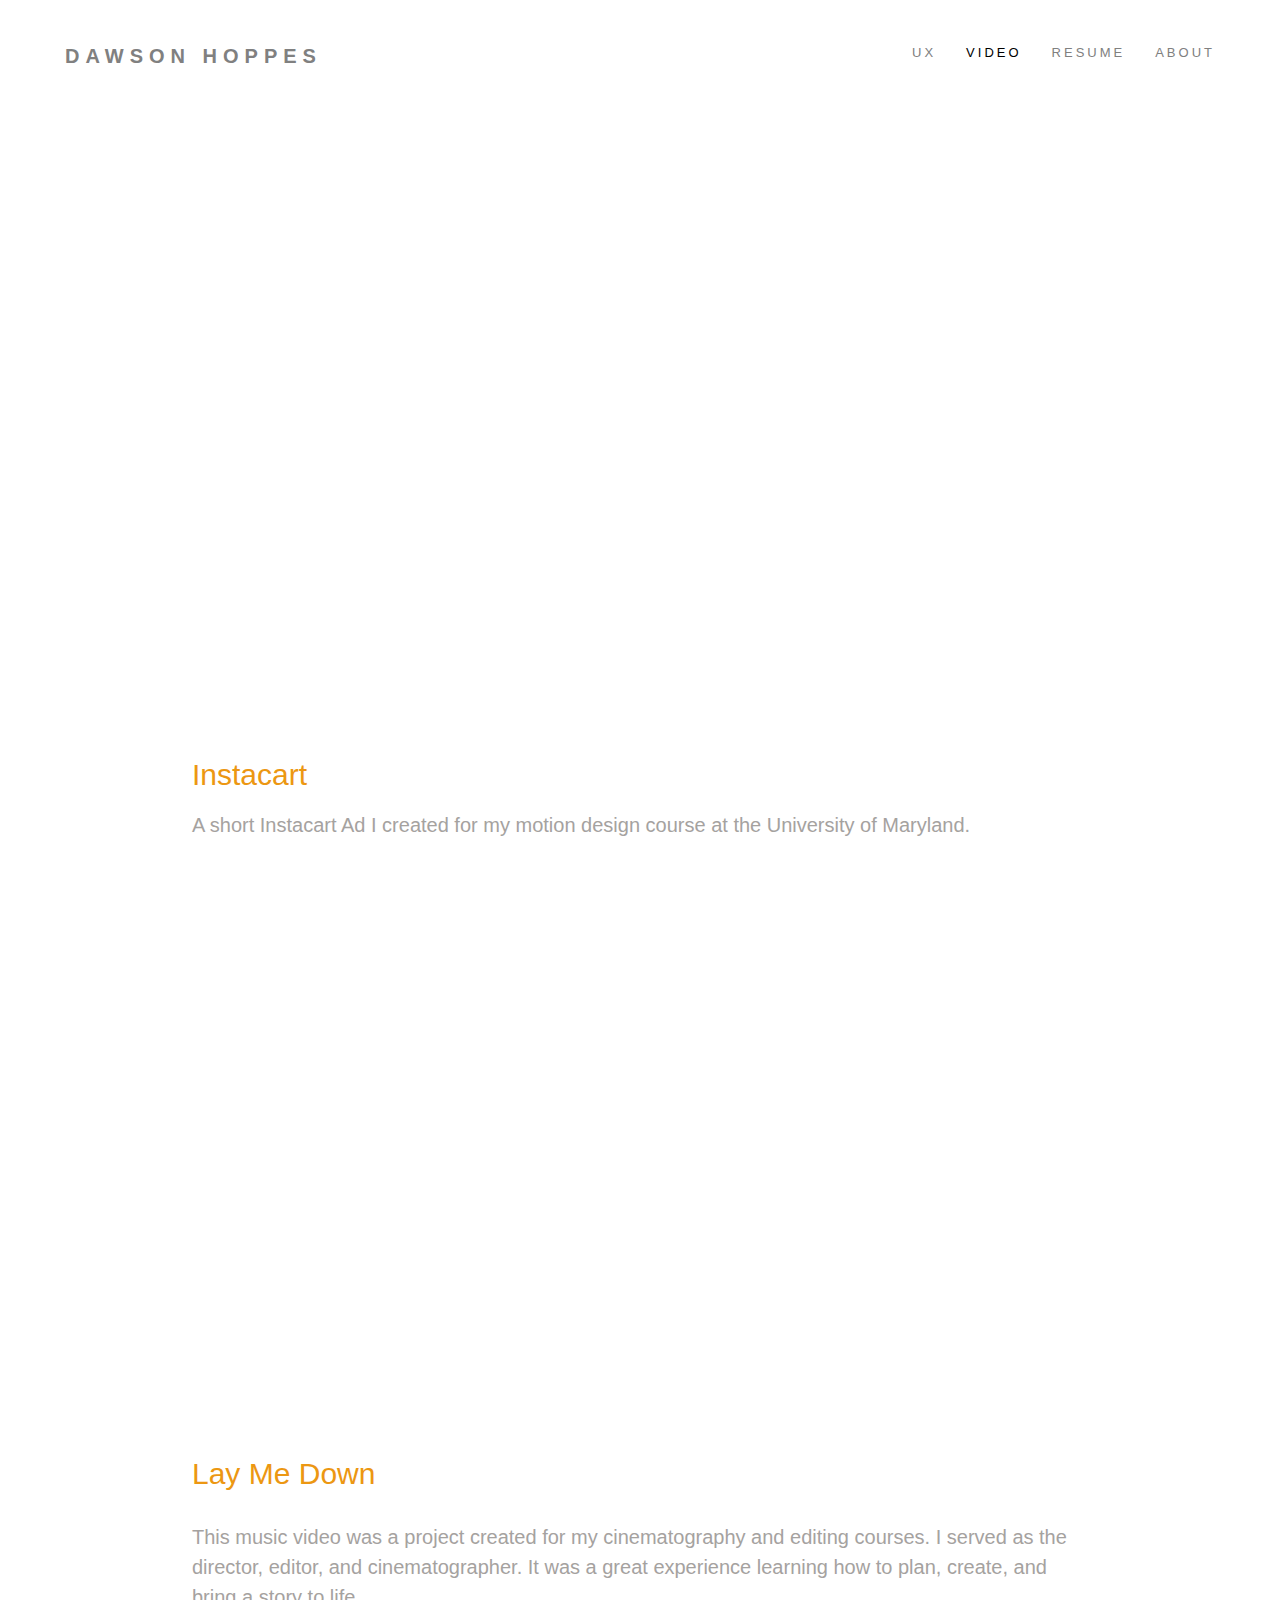
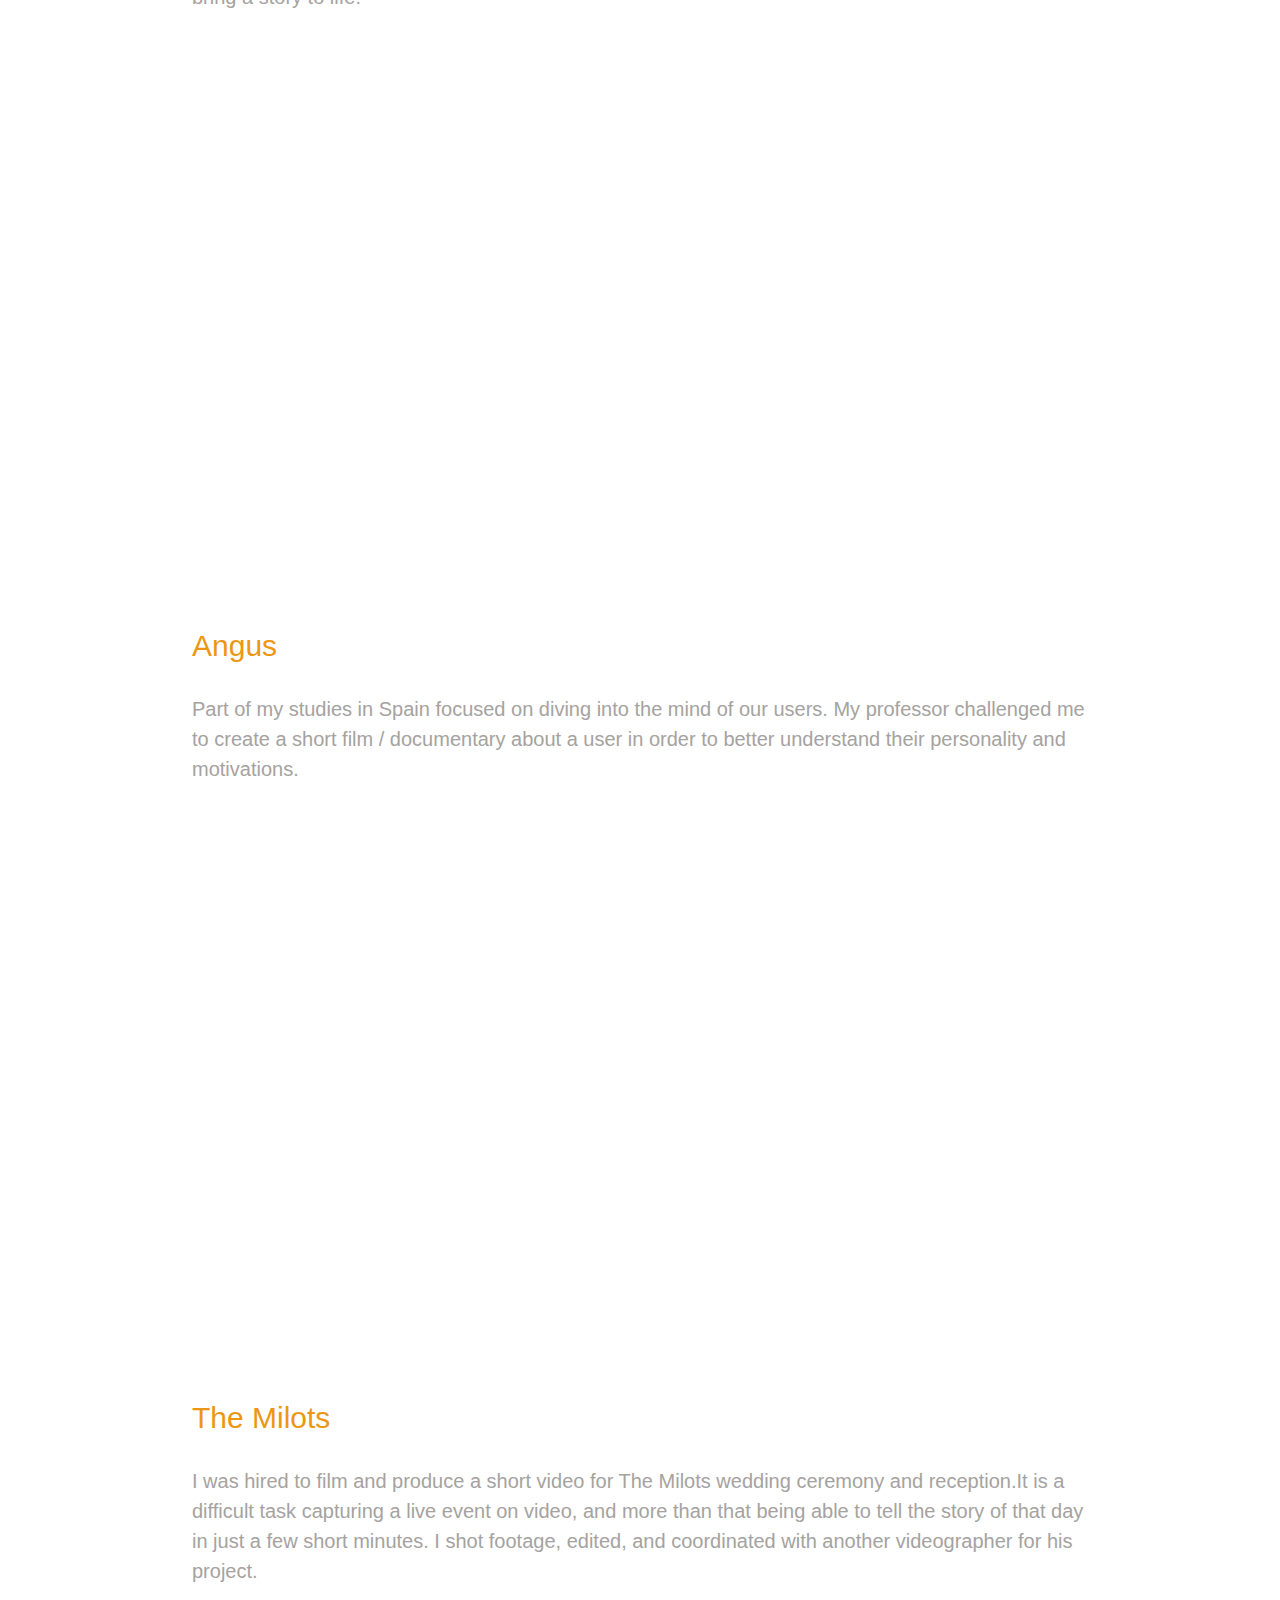
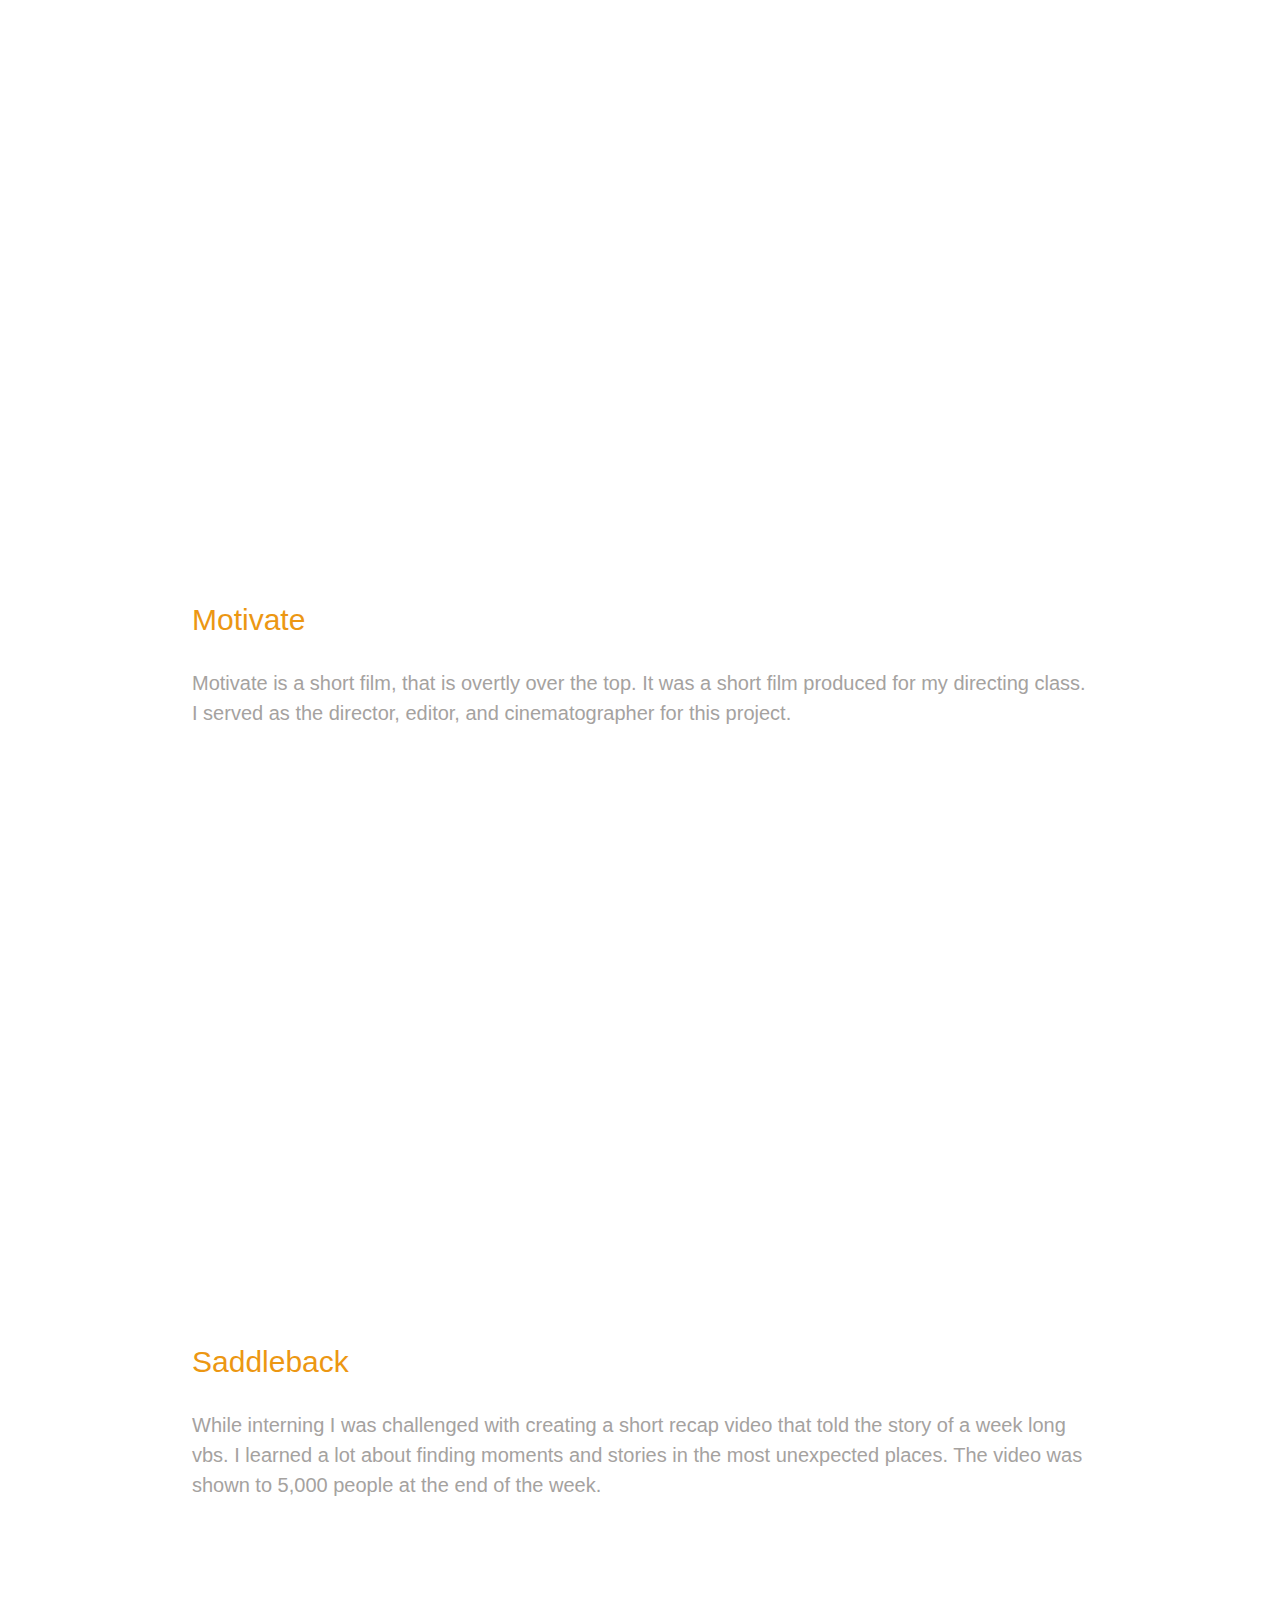
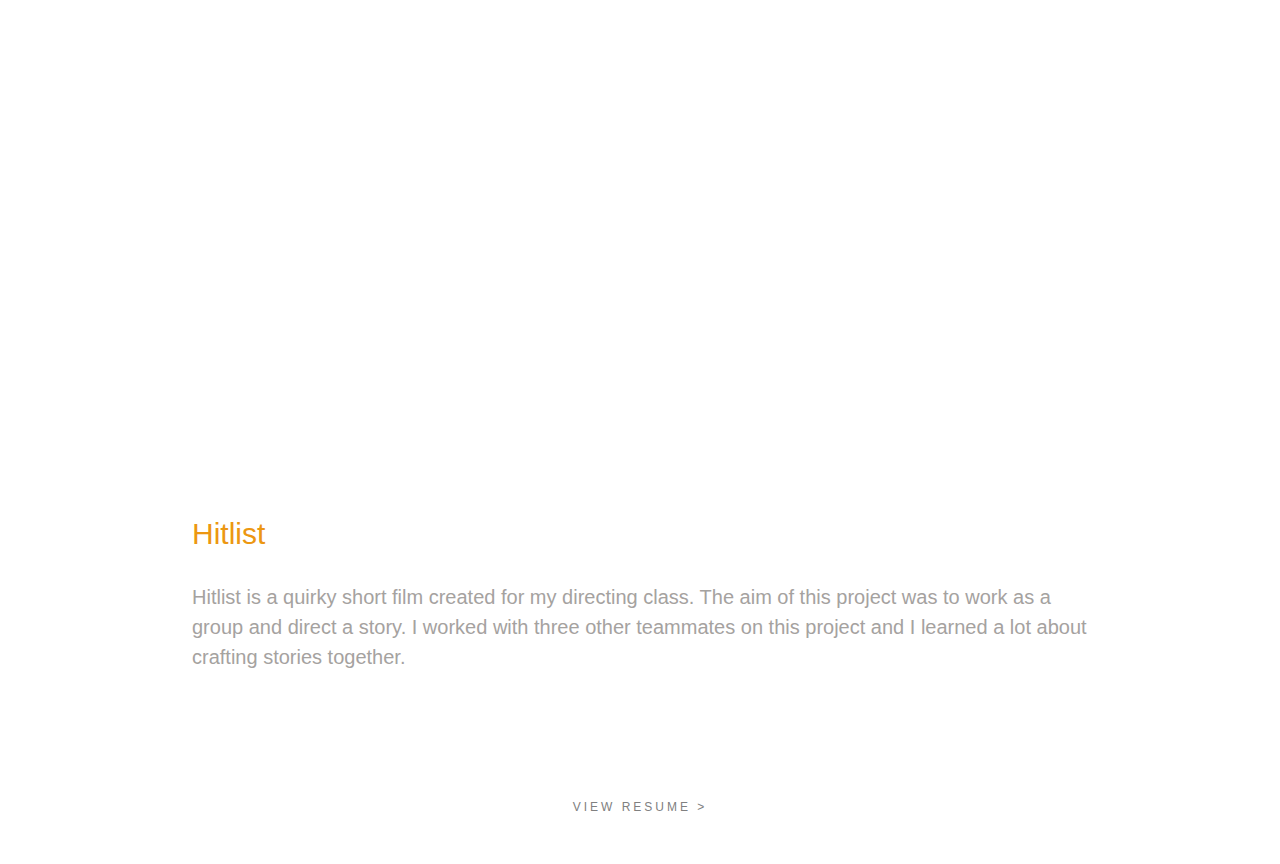
<file: video.html>
<!DOCTYPE html>
<html>
	<head>
		<meta name="viewport" content="width=device-width, initial-scale=1">
		<link rel="stylesheet" href="css/styles.css">
		<title>Portfolio | Video</title>
	</head>
	
	
	<body>
	
	<div class="topnav">
		<a href="index.html" class="logo grow">Dawson Hoppes</a>
		<div class="topnav-right">
		<a class="grow" href="index.html">UX</a>
		<a class="active grow" href="video.html">Video</a>
		<a class="grow" href="resume.html">Resume</a>
		<a class="grow" href="about.html">About</a>
		</div>
	</div>
	
	<section class="background">
	
	<div class="videoWrapper">
    <!-- Copy & Pasted from YouTube -->
    <iframe width="560" height="349" src="https://www.youtube.com/embed/hU9fy5uy3xY" frameborder="0" allowfullscreen></iframe>
	</div>
	<br>
	<h10>Instacart</h10>
		<br>
		<br>
	<p6>A short Instacart Ad I created for my motion design course at the University of Maryland.</p>
	<br>
	<br>
	<div class="videoWrapper">
    <!-- Copy & Pasted from YouTube -->
    <iframe width="560" height="349" src="https://drive.google.com/file/d/1eMwXW3Lr4aZ8W6_Q03v6miu1e5UWxuq1/preview" frameborder="0" allowfullscreen></iframe>
	</div>
	<br>
	<h10>Lay Me Down</h10>
		<br>
		<br>
	<p6>This music video was a project created for my cinematography and editing courses. I served as the director, editor, and cinematographer. It was a great experience learning how to plan, create, and bring a story to life.</p>
	<br>
	<br>
	<div class="videoWrapper">
    <!-- Copy & Pasted from YouTube -->
    <iframe width="560" height="349" src="https://www.youtube.com/embed/od-u8yYXf6k" frameborder="0" allowfullscreen></iframe>
	</div>
	<br>
	<h10>Angus</h10>
		<br>
		<br>
	<p6>Part of my studies in Spain focused on diving into the mind of our users. My professor challenged me to create a short film / documentary about a user in order to better understand their personality and motivations.</p>
	<br>
	<br>
	<div class="videoWrapper">
    <!-- Copy & Pasted from YouTube -->
    <iframe width="560" height="349" src="https://www.youtube.com/embed/MBKVbIZxRvs" frameborder="0" allowfullscreen></iframe>
	</div>
	<br>
	<h10>The Milots</h10>
		<br>
		<br>
	<p6>I was hired to film and produce a short video for The Milots wedding ceremony and reception.It is a difficult task capturing a live event on video, and more than that being able to tell the story of that day in just a few short minutes. I shot footage, edited, and coordinated with another videographer for his project.</p>
	<br>
	<br>
	<div class="videoWrapper">
    <!-- Copy & Pasted from YouTube -->
    <iframe width="560" height="349" src="https://www.youtube.com/embed/JeUoJT_VCls" frameborder="0" allowfullscreen></iframe>
	</div>
	<br>
	<h10>Motivate</h10>
		<br>
		<br>
	<p6>Motivate is a short film, that is overtly over the top. It was a short film produced for my directing class. I served as the director, editor, and cinematographer for this project. </p>
	<br>
	<br>
	<div class="videoWrapper">
    <!-- Copy & Pasted from YouTube -->
    <iframe width="560" height="349" src="https://www.youtube.com/embed/_zJxH9S10H0" frameborder="0" allowfullscreen></iframe>
	</div>
	<br>
	<h10>Saddleback</h10>
		<br>
		<br>
	<p6>While interning I was challenged with creating a short recap video that told the story of a week long vbs. I learned a lot about finding moments and stories in the most unexpected places. The video was shown to 5,000 people at the end of the week.</p>
	<br>
	<br>
	<div class="videoWrapper">
    <!-- Copy & Pasted from YouTube -->
    <iframe width="560" height="349" src="https://www.youtube.com/embed/2NbNylVb18w" frameborder="0" allowfullscreen></iframe>
	</div>
	<br>
	<h10>Hitlist</h10>
		<br>
		<br>
	<p6>Hitlist is a quirky short film created for my directing class. The aim of this project was to work as a group and direct a story. I worked with three other teammates on this project and I learned a lot about crafting stories together.</p>
	</body>
</section>









	<footer>
		<a href="resume.html">View Resume ></a>
	</footer>
</html>
</file>
<file: css/stampstyle.css>
a { text-decoration: none; }

a i {
  font: 0/0 a;
  text-shadow: none;
  color: transparent;
}

nav {
  background-color: rgba(0, 0, 0, 0.6);
  height: 100%;
  position: fixed;
  right: -300px;
  top: 0;
  -moz-transition: right 0.2s linear;
  -o-transition: right 0.2s linear;
  -webkit-transition: right 0.2s linear;
  transition: right 0.2s linear;
  width: 300px;
  z-index: 9001;/* IT'S OVER 9000! */
}

nav #menuToggle {
  background: rgba(0, 0, 0, 0.6);
  display: block;
  position: relative;
  height: 40px;
  left: -50px;
  top: 75px;
  width: 50px;
}

nav #menuToggle span {
  background: white;
  display: block;
  height: 10%;
  left: 10%;
  position: absolute;
  top: 45%;
  width: 80%;
}

nav #menuToggle span:before,
nav #menuToggle span:after {
  background: white;
  content: '';
  display: block;
  height: 100%;
  position: absolute;
  top: -250%;
  -moz-transform: rotate(0deg);
  -ms-transform: rotate(0deg);
  -webkit-transform: rotate(0deg);
  transform: rotate(0deg);
  width: 100%;
}

nav #menuToggle span:after { top: 250%; }

nav a:nth-child(n+2) {
  color: white;
  display: block;
  font-size: 2.5em;
  margin: 30px 0 30px 30px;
}

nav a:nth-child(n+2):after {
  background: #ffa53e;
  content: '';
  display: block;
  height: 2px;
  -moz-transition: width 0.2s;
  -o-transition: width 0.2s;
  -webkit-transition: width 0.2s;
  transition: width 0.2s;
  width: 0;
}

nav a:nth-child(n+2):hover:after { width: 100%; }

.open { right: 0; }

.open #menuToggle span {
  background: transparent;
  left: 10%;
  top: 45%;
}

.open #menuToggle span:before,
.open #menuToggle span:after {
  background: white;
  top: 0;
  -moz-transform: rotate(45deg);
  -ms-transform: rotate(45deg);
  -webkit-transform: rotate(45deg);
  transform: rotate(45deg);
}

.open #menuToggle span:after {
  -moz-transform: rotate(-45deg);
  -ms-transform: rotate(-45deg);
  -webkit-transform: rotate(-45deg);
  transform: rotate(-45deg);
}

#menuToggle .navClosed {
  -moz-transition: background 0.1s linear;
  -o-transition: background 0.1s linear;
  -webkit-transition: background 0.1s linear;
  transition: background 0.1s linear;
}

#menuToggle .navClosed:before,
#menuToggle .navClosed:after {
  -moz-transition: top 0.2s linear 0.1s, -moz-transform 0.2s linear 0.1s;
  -o-transition: top 0.2s linear 0.1s, -o-transform 0.2s linear 0.1s;
  -webkit-transition: top 0.2s linear, -webkit-transform 0.2s linear;
  -webkit-transition-delay: 0.1s, 0.1s;
  transition: top 0.2s linear 0.1s, transform 0.2s linear 0.1s;
}

#menuToggle .navOpen {
  -moz-transition: background 0.1s linear 0.2s;
  -o-transition: background 0.1s linear 0.2s;
  -webkit-transition: background 0.1s linear;
  -webkit-transition-delay: 0.2s;
  transition: background 0.1s linear 0.2s;
}

#menuToggle .navOpen:before,
#menuToggle .navOpen:after {
  -moz-transition: top 0.2s linear, -moz-transform 0.2s linear;
  -o-transition: top 0.2s linear, -o-transform 0.2s linear;
  -webkit-transition: top 0.2s linear, -webkit-transform 0.2s linear;
  transition: top 0.2s linear, transform 0.2s linear;
}
</file>
<file: css/styles.css>
* {
    box-sizing: border-box;
}

html {
scroll-behavior: smooth;
}

body {
	@import url(http://fonts.googleapis.com/css?family=Open+Sans);
    margin: 0;
    font-family: Open Sans;
}

#mouse_body {
  border-style: solid;
  border-width: 2px;
  border-color: #EC9712;
  border-radius: 32px;
  
  /* used just to add space from top */
  margin-top: 5% !important;
  /* size of the mouse body */
  height: 43px;
  width: 23px;
   /* to center in browser */
  margin: 0 auto;
}

#mouse_wheel {
  border-style: solid;
  border-width: 2px;
  border-color: #EC9712;
  border-radius: 8px;
  background-color: #fff;
  /* position property required to play animation  */
  position: relative; 
  height: 3px;
  width: 3px;
  /* to center wheel in mouse body */
  margin: 0 auto; 
  animation: wheel_animation 1.5s linear infinite;
}

/* include use -moz-, -webkit-, or -o- for respective browser type*/
@keyframes wheel_animation { 
  0% {
    opacity: 0;
    top: 2px;
  }
  50% {
    opacity: 1;
    top: 50%;
  }
  100% {
    opacity: 0;
    top: 33px;
  }
}





.arrow{
    position: absolute;
    left: 50%;
    transform: translate(-50%,-50%);
}
.arrow span{
    display: block;
    width: 30px;
    height: 30px;
    border-bottom: 3px solid #EC9712;
    border-right: 3px solid #EC9712;
    transform: rotate(45deg);
    margin: -10px;
    animation: animate 2s 3;
}
.arrow span:nth-child(2){
    animation-delay: -0.2s;
}
.arrow span:nth-child(3){
    animation-delay: -0.4s;
}
@keyframes animate {
    0%{
        opacity: 0;
        transform: rotate(45deg) translate(-20px,-20px);
    }
    50%{
        opacity: 1;
    }
    100%{
        opacity: 0;
        transform: rotate(45deg) translate(20px,20px);
    }
}


.icon-scroll,
.icon-scroll:before
  position: absolute
  left: 50%

.icon-scroll
  width: 40px
  height: 70px
  margin-left: -20px
  top: 50%
  margin-top: -35px
  box-shadow: inset 0 0 0 1px #fff
  border-radius: 25px

.icon-scroll:before
  content: ''
  width: 8px
  height: 8px
  background: #fff
  margin-left: -4px
  top: 8px
  border-radius: 4px
  animation-duration: 1.5s
  animation-iteration-count: infinite
  animation-name: scroll

@keyframes scroll
  0%
    opacity: 1
  100%
    opacity: 0
    transform: translateY(46px)

h0 {
color: #626363;
font-family: 'Open Sans', sans-serif;
font-weight: 170;
text-transform: uppercase;
letter-spacing: 3px;
font-size: 30px;

}


h1 {
color: #EC9712;
font-family: 'Open Sans', sans-serif;
font-weight: 170;
text-transform: uppercase;
letter-spacing: 3px;
font-size: 30px;
text-decoration: none;

}

h2 {
color: #EC9712;
font-family: 'Open Sans', sans-serif;
font-weight: 170;
text-transform: uppercase;
letter-spacing: 3px;
text-align: center;
margin-top: 5%;
margin-bottom: 2%;
font-size: 40px;
}

h3 {
color: #EC9712;
font-family: 'Open Sans', sans-serif;
font-weight: 170;
font-size: 23px;
}

h4 {
color: white;
font-family: 'Open Sans', sans-serif;
font-weight: 170;
text-transform: uppercase;
font-size: 30px;
letter-spacing: 5px;
text-align: center;

}

h5 {
color: gray;
font-family: 'Open Sans', sans-serif;
font-weight: 170;
text-transform: uppercase;
font-size: 30px;
letter-spacing: 5px;
text-align: center;
margin-top: 60px;
margin-bottom: 1px;
}

h7 {
color: white;
font-family: 'Open Sans', sans-serif;
font-weight: 170;
font-size: 30px;
}

h8 {
color: gray;
font-family: 'Open Sans', sans-serif;
font-weight: 170;
font-size: 23px;
}

h9 {
color: #EC9712;
font-family: 'Open Sans', sans-serif;
font-weight: 170;
text-transform: uppercase;
letter-spacing: 3px;
text-align: left;
font-size: 25px;
}

h10 {
color: #EC9712;
font-family: 'Open Sans', sans-serif;
font-weight: 170;
font-size: 30px;
}

h11 {
color: white;
font-family: 'Open Sans', sans-serif;
font-weight: 170;
letter-spacing: 3px;
font-size: 20px;
text-transform: regular;
}

h12 {
color: white;
font-family: 'Open Sans', sans-serif;
font-weight: 170;
font-size: 50px;
letter-spacing: 5px;
padding: 30%
}

h13 {
color: white;
font-family: 'Open Sans', sans-serif;
font-weight: 170;
font-size: 23px;
}

h14 {
color: white;
font-family: 'Open Sans', sans-serif;
font-weight: 170;
font-size: 50px;
}

h15 {
color: #626363;
font-family: 'Open Sans', sans-serif;
font-weight: 170;
font-size: 50px;
text-align: center;
}

h16 {
color: white;
font-family: 'Open Sans', sans-serif;
font-weight: 170;
font-size: 50px;
text-align: center;
}

h17 {
color: #b0aca8;
font-family: 'Open Sans', sans-serif;
font-weight: 170;
font-size: 28px;
line-height: 1.5;

}

h18 {
color: white;
font-family: 'Open Sans', sans-serif;
font-size: 70px;
font-weight: 170;
  border: #EC9712
padding: 2%;
}

h19 {
color: white;
font-family: 'Open Sans', sans-serif;
font-size: 70px;
font-weight: 170;
}

h20 {
color: #626363;
font-family: 'Open Sans', sans-serif;
font-weight: 170;
font-size: 50px;
}

h21 {
color: #EC9712;
font-family: 'Open Sans', sans-serif;
font-weight: 170;
font-size: 20px;
}

h22 {
color: #626363;
font-family: 'Open Sans', sans-serif;
font-weight: 170;
font-size: 40px;
text-align: center;
}

h23 {
color: #EC9712;
font-family: 'Open Sans', sans-serif;
font-weight: 170;
font-size: 30px;
line-height: 100%;
}

p {
font-family: 'Open Sans', sans-serif;
font-weight: 170;
line-height: 150%
font-size: 15 em;
color: #535353;

}

p1 {
font-family: 'Open Sans', sans-serif;
font-weight: 170;
line-height: 150%
font-size: 15 em;
color: #535353;
margin: auto;
}

p2 {
font-family: 'Open Sans', sans-serif;
font-weight: 170;
line-height: 150%;
font-size: 20px;
color: gray;


}

p3 {
font-family: 'Open Sans', sans-serif;
font-weight: 170;
line-height: 150%;
font-size: 16px;

}

p4 {
font-family: 'Open Sans', sans-serif;
font-weight: 170;
line-height: 150%;
font-size: 18px;
color: #EDEDED;

}

p5 {
font-family: 'Open Sans', sans-serif;
font-weight: 170;
line-height: 150%;
font-size: 18px;
color: #b0aca8;

}

p6 {
font-family: 'Open Sans', sans-serif;
font-weight: 170;
line-height: 150%;
font-size: 20px;
color: #a5a29f;
}

p7 {
font-family: 'Open Sans', sans-serif;
font-weight: 170;
line-height: 150%;
font-size: 24px;
color: #b0aca8;
}

p8 {
font-family: 'Open Sans', sans-serif;
font-weight: 170;
line-height: 150%;
font-size: 20px;
color: white;
}

p9 {
font-family: 'Open Sans', sans-serif;
font-weight: 170;
line-height: 2.5;
font-size: 30px;
color: #a5a29f;
}

p10 {
font-family: 'Open Sans', sans-serif;
font-weight: 170;
line-height: 150%;
font-size: 24px;
color: white;
}

p11 {
font-family: 'Open Sans', sans-serif;
font-weight: 170;
line-height: 150%;
font-size: 20px;
color: #b0aca8;
}

p12 {
font-family: 'Open Sans', sans-serif;
font-weight: 170;
line-height: 150%;
font-size: 20px;
color: #a5a29f;
}

p13 {
font-family: 'Open Sans', sans-serif;
font-weight: 170;
line-height: 100%;
font-size: 20px;
color: #a5a29f;
text-align: right;
}

.light-font {
color: white;
}

.dark-font {
color: #626363;
}

.grey-font {
color: #b7b7b7;
}

.dark-fontconclusion {
color: #626363;
font-weight: 10000;
}


.alist {
margin-top: 2%;
margin-left: 8%;
}

.b {
line-height: 100%;
}

ul {
list-style-type: circle;
font-family: 'Open Sans', sans-serif;
font-weight: 170;
line-height: 180%;
font-size: 20px;
color: #a5a29f;
}

li {

}

.btn {
    border: none;
    background-color: #ff9800;
    padding: 14px 28px;
    font-size: 16px;
    cursor: pointer;
    display: inline-block;
    border-radius: 10px;
    border: 2px solid white;
}

.warning {
    color: white;
}

.warning:hover {
    background: white;
    color: gray;
}



.problem2 {
padding: 8%;
border-radius: 30px;
background-color: #d1d1d1;
box-shadow: 4px 4px 4px 4px rgba(0, 0, 0, .05);
}

.sidebar {
text-indent: 5%;
font-size: 17px;
line-height: 10%;
padding: 2%;
}


.intro {
padding: 10%;
background-color: #EDEDED;

}

.help {
background-color: #cec9c4;
padding: 5%;
 border-radius: 25px;
}

.background {
margin-top:10%;
margin-left: 15%;
margin-right: 15%;
margin-bottom: 10%;

}

.design {
margin-top:10%;
margin-left: 15%;
margin-right: 15%;
margin-bottom: 10%;
background-color: #626363;
}

.problem {
background-color: #626363;
padding: 16%;

}

.prob {
margin-top: 20%;
margin-left: 0%;
margin-right: 0%;
margin-bottom: 20%;
border: 1px solid #EC9712;
padding: 10%;

}

.prob2 {
margin-top: 0%;
margin-left: 0%;
margin-right: 0%;
margin-bottom: 20%;
border: 1px solid #EC9712;
padding: 10%;

}

.prob3 {
margin-top: 0%;
margin-left: 0%;
margin-right: 0%;
margin-bottom: 0%;
border: 1px solid #EC9712;
padding: 10%;

}


.quote {
margin-top: 10%;
margin-left: 0%;
margin-right: 0%;
margin-bottom: 10%;
border: 1px solid #EC9712;
padding: 10%;

}


.videoWrapper {
	position: relative;
	padding-bottom: 56.25%; /* 16:9 */
	padding-top: 25px;
	height: 0;
}
.videoWrapper iframe {
	position: absolute;
	top: 0;
	left: 0;
	width: 100%;
	height: 100%;
}

/*animation*/
.front { 
   background-image: url("../img/stamp/front.jpg");
  background-color: #cccccc;
  height: 600px;
  background-attachment: fixed;
    background-position: center;
    background-repeat: no-repeat;
    background-size: cover;
  z-index: -1; 
}

.contact { 
   background-image: url("../img/contact/hello.jpg");
  background-color: #cccccc;
  height: 600px;
  background-attachment: fixed;
    background-position: center;
    background-repeat: no-repeat;
    background-size: cover;
  z-index: -1; 
}

.poles { 
   background-image: url("../img/stamp/poles.jpg");
  background-color: #cccccc;
  height: 600px;
  background-attachment: fixed;
    background-position: center;
    background-repeat: no-repeat;
    background-size: cover;
  z-index: -1; 
}

.what { 
   background-image: url("../img/munchies/whatareyou.png");
  background-color: #cccccc;
  height: 600px;
  background-attachment: fixed;
    background-position: center;
    background-repeat: no-repeat;
    background-size: cover;
  z-index: -1; 
}

.rating { 
   background-image: url("../img/munchies/rating.png");
  background-color: #cccccc;
  height: 600px;
  background-attachment: fixed;
    background-position: center;
    background-repeat: no-repeat;
    background-size: cover;
  z-index: -1; 
}

.results { 
   background-image: url("../img/munchies/resultsdivider.png");
  background-color: #cccccc;
  height: 600px;
  background-attachment: fixed;
    background-position: center;
    background-repeat: no-repeat;
    background-size: cover;
  z-index: -1; 
}

.table { 
   background-image: url("../img/divide/table.jpg");
  background-color: #cccccc;
  height: 600px;
  background-attachment: fixed;
    background-position: center;
    background-repeat: no-repeat;
    background-size: cover;
  z-index: -1; 
}

.finaldivide { 
   background-image: url("../img/divide/intro.jpg");
  background-color: #cccccc;
  height: 600px;
  background-attachment: fixed;
    background-position: center;
    background-repeat: no-repeat;
    background-size: cover;
  z-index: -1; 
}

.conclusion { 
   background-image: url("../img/divide/all.png");
  background-color: #cccccc;
  height: 600px;
  background-attachment: fixed;
    background-position: center;
    background-repeat: no-repeat;
    background-size: cover;
  z-index: -1; 
}

.summary { 
   background-image: url("../img/contact/background.jpg");
  background-color: #cccccc;
  height: 600px;
  background-attachment: fixed;
    background-position: center;
    background-repeat: no-repeat;
    background-size: cover;
  z-index: -1; 
}

.car { 
   background-image: url("../img/contact/car.jpg");
  background-color: #cccccc;
  height: 600px;
  background-attachment: fixed;
    background-position: center;
    background-repeat: no-repeat;
    background-size: cover;
  z-index: -1; 
}


.parallaxtext {
  text-align: center;
  position: relative;
  top: 50%;
  left: 50%;
  transform: translate(-50%, -50%);

}
.parallaxtextcontact {
  text-align: left;
  position: relative;
  top: 50%;
  left: 65%;
  transform: translate(-50%, -50%);

}

.parallaxtextindex {
  text-align: left;
  position: relative;
  top: 50%;
  left: 105%;
  right: 50%;
  transform: translate(-50%, -50%);

}

.text-block {
    position: absolute;
    top: 30%;
    left: 52%;
    right: 10%;
    padding-left: 2%;
    padding-right: 2%;
}

.hideme
{
    opacity:0;
}



.dividers {
color: white;
font-family: 'Open Sans', sans-serif;
font-weight: 170;
font-size: 50px;
text-align: center;
background-color: #626363;
padding: 16%;
}

.introcraig {
padding: 5%;
background-color: #EDEDED;

}

.howitworks {
padding: 2%;

}

.paragraph {
padding: 50px;

}

.stampintro {
background-color: #626363;
padding: 10%;
height: 100%;
line-height: 250%;
text-align: center;

}

.stampintrotext {
margin-top: 10%;
margin-left: 6%;
margin-right: 6%;
margin-bottom: 10%;
text-align: left;
}



.munchiescodetext {
text-align: left;
}

.munchiesintro {
background-color: #b1babd;
padding: 10%;
height: 100%;
line-height: 250%;
text-align: center;

}

.divideintro {
background-color: #c8c7c7;
padding: 10%;
height: 100%;
line-height: 250%;
text-align: left;

}

.colored {
background-color: #f8f8f8;
padding: 5%;
}

.hero-image {
    /* Use "linear-gradient" to add a darken background effect to the image (photographer.jpg). This will make the text easier to read */
    background-image: linear-gradient(rgba(0, 0, 0, 0.5), rgba(0, 0, 0, 0.5)), url("photographer.jpg");

    /* Set a specific height */
    height: 50%;

    /* Position and center the image to scale nicely on all screens */
    background-position: center;
    background-repeat: no-repeat;
    background-size: cover;
    position: relative;
}


/*.welcome {
   background-image: url("../img/index/intro.png");
  height: 600px;
  background-attachment: fixed;
    background-position: center;
    background-repeat: no-repeat;
    background-size: cover;
  z-index: -1; 

} */

.welcome {
margin-top: 4%;
margin-left: 10%;
margin-right: 10%;
margin-bottom: 5%;
}



.circle {
border-radius: 50%;
padding: 5%;
}

.circle:hover {
border-radius: 0px;
}


.welcome2 {
margin-top: 8%;
margin-left: 5%;
margin-right: 5%;
margin-bottom: 8%;
}

.skills {
background-color: #696969;
padding: 10%;
height: 100%;
line-height: 250%;
text-align: left;

}




.image {
  display: block;
  width: 100%;
  height: auto;
}

.overlay {
  position: absolute;
  top: 0;
  bottom: 0;
  left: 0;
  right: 0;
  height: 100%;
  width: 100%;
  opacity: 0;
  transition: .5s ease;
  background-color: #161f2b;
}

.container2 {
  position: relative;
  width: 100%;
    box-shadow: 0 4px 8px 0 rgba(0, 0, 0, 0.2);

}

.container2:hover .overlay {
  opacity: 1;
}

.container3 {
  box-sizing: border-box;
  border-radius: 10px;
  background-color: white;
  position: relative;
  width: 100%;
    box-shadow: 0 4px 8px 0 rgba(0, 0, 0, 0.2);

}

.container3:hover {
  box-shadow: 0 8px 16px 0 rgba(0,0,0,0.2);
}

.container4 {
  box-sizing: border-box;
  position: relative;
  width: 100%;
  box-shadow: 0 4px 8px 0 rgba(0,0,0,0.2);
}

.container4:hover {
  box-shadow: 0 8px 16px 0 rgba(0,0,0,0.2);
}


.text {
  color: white;
  font-size: 20px;
  position: absolute;
  top: 50%;
  left: 50%;
  -webkit-transform: translate(-50%, -50%);
  -ms-transform: translate(-50%, -50%);
  transform: translate(-50%, -50%);
  text-align: center;
}

.text2 {
padding: 10%;
box-sizing: border-box;
}

lightg {
background-color: #cccccc;
}

.hero-image {
  background-image: url("../img/stamp/stamp.png");
  background-color: #cccccc;
  height: 700px;
  background-position: center;
  background-repeat: no-repeat;
  background-size: cover;
  position: relative;
  z-index: -1;
  }

.hero-text {
  text-align: center;
  position: absolute;
  top: 80%;
  left: 50%;
  transform: translate(-50%, -50%);
  color: white;
}

.problem-image {
  background-image: url("../img/stamp/foodcourt.jpg");
  background-color: #cccccc;
  height: 600px;
  background-attachment: fixed;
  background-position: center;
  background-repeat: no-repeat;
  background-size: cover;
  position: relative;
      z-index: -1;
  }

.problem-text {
  background: black;
  position: absolute;
  top: 50%;
  left: 50%;
  transform: translate(-50%, -50%);
  color: white;
  padding: 3%;
}

.finalintro {
margin-left:25%;
margin-right: 25%;
text-align: center;
}

.black {
padding: 10%;
background-color: black;
}


.button5  {
  border: none;
  outline: 0;
  display: inline-block;
  padding: 8px;
  color: white;
  background-color: #555;
  text-align: center;
  cursor: pointer;
  width: 100%;
  border-radius: 10px;
}

.button5:hover {
  background-color:  #ec9712;
}
}


.contact {
font-family: 'Open Sans', sans-serif;
font-weight: 170;
text-transform: uppercase;
letter-spacing: 3px;
}

		.contact a {
		  color: grey;
		  padding: 15px 15px;
		  text-decoration: none;

		}

		.contact a:hover {
		  color: black;
		}

		.contact a.active {
		  color: black;
		}

.fa {
    padding: 1%;
    font-size: 50px;
    width: 50px;
    text-align: center;
    text-decoration: none;
}

.fa-instagram {
  color: #626363;
}
.fa-linkedin {
  color: #626363;
}
.fa-google {
  color: #626363;
}		

.resp-container {
    position: relative;
    overflow: hidden;
    padding-top: 56.25%;
}

.resp-iframe {
    position: absolute;
    top: 0;
    left: 0;
    width: 100%;
    height: 100%;
    border: 0;
}
	
/*Image Slider*/
.img-comp-container {
  position: relative;
  height: 500px; /*should be the same height as the images*/
}

.img-comp-img {
  position: absolute;
  width: auto;
  height: auto;
  overflow: hidden;
}

.img-comp-img img {
  display: block;
  vertical-align: middle;
}

.img-comp-slider {
  position: absolute;
  z-index: 1;
  cursor: ew-resize;
  /*set the appearance of the slider:*/
  width: 40px;
  height: 40px;
  background-color: #ec9712;
  opacity: 0.7;
  border-radius: 50%;
}		

/*Navigation Menu*/
		.topnav {

		  overflow: hidden;
		  margin-top: 30px;
		  margin-left: 50px;
		  margin-right: 50px;
		  margin-bottom: 30px;
		  font-family: 'Open Sans', sans-serif;
		  font-weight: 170;
		  text-transform: uppercase;
		  letter-spacing: 3px;
		}

		.topnav a {
		  float: left;
		  color: grey;
		  text-align: center;
		  padding: 15px 15px;
		  text-decoration: none;

		}

		.topnav a:hover {
		  color: black;
		}

		.topnav a.active {
		  color: black;
		}

		.topnav-right {
		  float: right;
		  font-size: 13px;
		}

		.logo {
		font-weight: bold;
		font-size: 20px;
		letter-spacing: 6px;
		}


/*Sidebar*/

* {
  margin: 0;
  padding: 0;
}

nav {
  position: relative;
}

nav::after {
  content: "";
  display: block;
  clear: both;
}

aside {
  background-color: rgba(98, 99, 99, .8);
  height: 100%;
  position: fixed;
  right: -300px;
  top: 0;
  width: 300px;
  right: 0;
  display: none;
  overflow-y: scroll;
  z-index: 9001;

}

aside::before {
  content: "";
  display: block;
  height: 20px;
}
aside a {
  display: block;
  padding: 12px 15%;
  text-decoration: none;
  font-family: 'Open Sans', sans-serif;
font-weight: 170;
line-height: 150%;
font-size: 30px;
color: white;
  
}

aside a:hover {
  color: #ffa53e;
  text-decoration: none;
}

.toggle-wrap {
  padding: 10px;
  position: fixed;
  cursor: pointer;
  right: 0;
  top: 50%;
  
  /*disable selection*/
  -webkit-touch-callout: none;
	-webkit-user-select: none;
	-khtml-user-select: none;
	-moz-user-select: none;
	-ms-user-select: none;
	user-select: none;
}
.toggle-bar,
.toggle-bar::before,
.toggle-bar::after,
.toggle-wrap.active .toggle-bar,
.toggle-wrap.active .toggle-bar::before,
.toggle-wrap.active .toggle-bar::after {
	-webkit-transition: all .2s ease-in-out;
	-moz-transition: all .2s ease-in-out;
	-o-transition: all .2s ease-in-out;
	transition: all .2s ease-in-out;
}

.toggle-wrap::after {
top: 0;
}

.toggle-bar {
	width: 38px;
	margin: 10px 0;
	position: relative;
	border-top: 6px solid #303030;
	display: block;
}
.toggle-bar::before,
.toggle-bar::after {
	content: "";
	display: block;
	background: #303030;
	height: 6px;
	width: 38px;
	position: absolute;
	top: -16px;
	-ms-transform: rotate(0deg);
	-webkit-transform: rotate(0deg);
	transform: rotate(0deg);
	-ms-transform-origin: 13%;
	-webkit-transform-origin: 13%;
	transform-origin: 13%;
}
.toggle-bar::after {
  top: 4px; 
}
.toggle-wrap.active .toggle-bar {
  border-top: 6px solid transparent;
  
}
.toggle-wrap.active .toggle-bar::before {
	-ms-transform: rotate(45deg);
	-webkit-transform: rotate(45deg);
	transform: rotate(45deg);
		right: 300px;

}
.toggle-wrap.active .toggle-bar::after {
	-ms-transform: rotate(-45deg);
	-webkit-transform: rotate(-45deg);
	transform: rotate(-45deg);
	right: 300px;

}

a {
text-decoration: none;
}

.grow { transition: all .2s ease-in-out; }
.grow:hover { transform: scale( 1.04); }




.move:hover {
margin-bottom: 2%;
}

.hide {
color: transparent;
}

.hide:hover {
color: black;
}

.whitebox {

}

.whitebox:hover {
border: 3px solid white;
border-radius: 50px;
}



.header {
  position: fixed;
  bottom: 0;
  z-index: 1;
  width: 100%;
  background-color: #f1f1f1;
}

/* The progress container (grey background) */
.progress-container {
  width: 100%;
  height: 8px;
  background: #ccc;
}

/* The progress bar (scroll indicator) */
.progress-bar {
  height: 8px;
  background: #ec9712;
  width: 0%;
}


/*Photo Grid on Home Page*/
		.row {
			display: -ms-flexbox; /* IE10 */
			display: flex;
			-ms-flex-wrap: wrap; /* IE10 */
			flex-wrap: wrap;
			padding: 0 50px;
		}
		
		.row2 {
			display: -ms-flexbox; /* IE10 */
			display: flex;
			-ms-flex-wrap: wrap; /* IE10 */
			flex-wrap: wrap;
		}
		
		.row4 {
			display: -ms-flexbox; /* IE10 */
			display: flex;
			-ms-flex-wrap: wrap; /* IE10 */
			flex-wrap: wrap;
			padding: 6.8% 5%;
		}
		
		
		.craig {
			display: -ms-flexbox; /* IE10 */
			display: flex;
			-ms-flex-wrap: wrap; /* IE10 */
			flex-wrap: wrap;
			padding: 0 50px;
		}
		
		
		.columnhalf2 {
		max-width: 50%;
		padding: 2%;	
		position: relative;	
		}
		.columnhalf3 {
		margin: auto;
		max-width: 65%;
		padding: 5%;	
		position: relative;	
		
		}
		
		.columnhalf4 {
		margin: auto;
		max-width: 50%;
		padding: 0 6%;	
		position: relative;	
		
		}
		
		.columnhomeright {
		max-width: 30%;
		margin: auto;
		padding: 3%;
		}
		
		.columnhalf {
		max-width: 50%;
		padding: 10px;	
		position: relative;	
		}
		.columndemo {
		max-width: 50%;
		padding: 10px;	
		text-align: center;	
		}
		
		.columnbig {
		max-width: 100%;
		position: relative;	
		}
		
		.columnhalfindex {
		max-width: 50%;
		padding: 3%;	
		position: relative;	
		}
		
		.columnhalfspace {
		max-width: 50%;
		position: relative;	
		padding: 10%;
		}
		
		.columnapptext {
		max-width: 50%;
		padding: 10px;	
		position: relative;	
		margin: auto;
		}
		
		.columnapptextleft {
		max-width: 50%;
		padding: 10px;	
		position: relative;	
		margin: auto;
		text-align: left;
		}
		.columnapptextleft2 {
		max-width: 45%;
		padding: 4%;	
		position: relative;	
		margin: auto;
		text-align: left;
		}
		
		.indexintro {
		max-width: 65%;
		padding: 4%;	
		position: relative;	
		margin: auto;
		}
		
		.letstalk {
		max-width: 50%;
		padding: 5%;	
		position: relative;	
		margin: auto;
		}
		
		.column3 {
		-ms-flex: 50%; /* IE10 */
		flex: 50%;
		max-width: 33.33%;
		padding: 10px;
		}
		
		.column4 {
		-ms-flex: 50%; /* IE10 */
		flex: 50%;
		max-width: 25%;
		padding: 10px;
		}
		
		.column4skills {
		-ms-flex: 50%; /* IE10 */
		flex: 50%;
		max-width: 25%;
		padding: 100px;
		}
		
		.column7 {
		-ms-flex: 50%; /* IE10 */
		flex: 50%;
		max-width: 14.28%;
		padding: 2%;
		}


		.columntext {
		-ms-flex: 50%; /* IE10 */
		flex: 50%;
		max-width: 100%;
		padding: 2%;
		}
		
		.columnvideophone {
		-ms-flex: 50%; /* IE10 */
		flex: 50%;
		max-width: 50%;
		padding: 10%;
		}

		
		.columnhalfcraig {
		max-width: 50%;
		padding: 10px;
		}
		
		.columnhalfcontact {
		max-width: 50%;
		padding: 10px;
		}
		
		.columnhalfvideo {
		max-width: 50%;
		padding: 10px;
		}
		

		.columnintro {
		-ms-flex: 50%; /* IE10 */
		flex: 50%;
		margin: auto;
		max-width: 100%;
		padding: 5%;
		}
		
		.stampintro {
		-ms-flex: 50%; /* IE10 */
		flex: 50%;
		max-width: 100%;
	
		}
		
		.columnintrophoto {
		-ms-flex: 50%; /* IE10 */
		flex: 50%;
		margin: auto;
		max-width: 100%;
		padding: 2%;
		
		}
		
		.columnintrocraig {
		-ms-flex: 50%; /* IE10 */
		flex: 50%;

		max-width: 50%;
		padding: 30px;
		}

		.columnleftbig {
		max-width: 70%;
		padding: 10px;
		}
		
		.columnleftbig2 {
		max-width: 70%;
		padding: 10px;
		}
		
		.columnhalfhome {
		max-width: 50%;
		padding: 3%;
		}


		.columnleftsmall {
		max-width: 35%;
		padding: 10px;
		}
		
		.columnhomeleftsmall {
		max-width: 33%;
		padding: 10px;
		}

		.columnleftdivide {
		max-width: 28%;
		padding: 10px;

		}

		.columnrightdivide {
		max-width: 72%;
		padding: 10px;
		box-sizing: border-box;
		}

		.columnrightbig {
		max-width: 65%;
		padding: 10px;
		}
		
		.columnhomerightbig {
		max-width: 67%;
		padding: 10px;
		}

		.columnrightsmall {
		max-width: 35%;
		padding: 1px;
		}
		
		.columnrightsmall2 {
		max-width: 30%;
		padding: 1px;
		}

		.column {
		-ms-flex: 50%; /* IE10 */
		flex: 50%;
		max-width: 100%;
		padding: 10px;
		text-align: center;
		}
		
		.columnphone {
		-ms-flex: 50%; /* IE10 */
		flex: 50%;
		max-width: 100%;
		}
		
		.columncraigslist {
		-ms-flex: 50%; /* IE10 */
		flex: 50%;
		max-width: 80%;
		padding: 10px;

		}
		
		.columnthird {
		max-width: 33.33%
		padding: 1px;
		margin-top: auto;
		margin-bottom: auto;
		margin: auto;
		}
		
		.columncontact {
		width: 50%;
		padding: 50px;
		text-align: center;
		}



		/* Responsive layout - makes the two columns stack on top of each other instead of next to each other */
		@media screen and (max-width: 800px) {
			@media only screen and (max-device-width: 1366px) {
    .parallax {
        background-attachment: scroll;
    }
}
			.columnhomeright {
			-ms-flex: 100%;
				flex: 100%;
				max-width: 100%;
				margin: auto;
			}
			.indexintro {
				-ms-flex: 100%;
				flex: 100%;
				max-width: 100%;
				margin: auto;

			}
			
			.letstalk {
				-ms-flex: 100%;
				flex: 100%;
				max-width: 100%;
				margin: auto;

			}
			
			.column4 {
				-ms-flex: 100%;
				flex: 100%;
				max-width: 100%;
				margin: auto;

			}
			
		
			
			.columnapptext {
				-ms-flex: 100%;
				flex: 100%;
				max-width: 100%;
				margin: auto;

			}
			
			.columnhalf3 {
				-ms-flex: 100%;
				flex: 100%;
				max-width: 100%;
				margin: auto;
				padding: 1%;

			}
			
			.columnhalf4 {
				-ms-flex: 100%;
				flex: 100%;
				max-width: 100%;
				margin: auto;
				padding: 12% 1%;

			}
			
			.row4 {
			padding: 0 1%;
			}
			
			.columnapptextleft {
				-ms-flex: 100%;
				flex: 100%;
				max-width: 100%;

			}
			
			.columnapptextleft2 {
				-ms-flex: 100%;
				flex: 100%;
				max-width: 100%;

			}
			
			.columnphonevideo {
				-ms-flex: 100%;
				flex: 100%;
				max-width: 100%;
			}
			
			.column {
				-ms-flex: 100%;
				flex: 100%;
				max-width: 100%;
				margin: auto;
			}
			
			.columnrightsmall2 {
				-ms-flex: 100%;
				flex: 100%;
				max-width: 100%;
				margin: auto;
			}
			
			.columnleftbig2 {
				-ms-flex: 100%;
				flex: 100%;
				max-width: 100%;
				margin: auto;
			}
			
			.columnhalf {
				-ms-flex: 100%;
				flex: 100%;
				max-width: 100%;
				margin: auto;
			}
			
			.columnintro {
				-ms-flex: 100%;
				flex: 100%;
				max-width: 100%;
			}
			
			.columnintrophoto {
				-ms-flex: 100%;
				flex: 100%;
				max-width: 50%;
				margin-left: auto;
				margin-right: auto;
			}
			
			.columncontact {
				-ms-flex: 100%;
				flex: 100%;
				max-width: 100%;
			}
			
			.columnhalfcontact {
				-ms-flex: 100%;
				flex: 100%;
				max-width: 100%;
			}
			
			.columnhalfvideo {
				-ms-flex: 100%;
				flex: 100%;
				max-width: 100%;
			}
			
			.columnintrocraig {
				-ms-flex: 100%;
				flex: 100%;
				max-width: 100%;
			}
			
			.columnthird {
				-ms-flex: 100%;
				flex: 100%;
				max-width: 100%;
				margin: auto;
			}
			
			.column2 {
				-ms-flex: 100%;
				flex: 100%;
				max-width: 100%;
				margin-left: auto;
				margin-bottom: 30%;
			}
			
			.columnhalfspace {
				-ms-flex: 100%;
				flex: 100%;
				max-width: 100%;
				margin-left: auto;
				margin-bottom: 30%;
			}
			
			
			
			.column3 {
				-ms-flex: 100%;
				flex: 100%;
				max-width: 100%;
				margin: auto;
			}
			
			.column4skills {
				-ms-flex: 100%;
				flex: 100%;
				max-width: 100%;
				margin: auto;
			}
			
			
				.column3 {
				-ms-flex: 100%;
				flex: 100%;
				max-width: 100%;
				margin: auto;
			}
			
		}
		
		@media only screen and (max-width: 480px) {
		.front,
			.pole,
			.what,
			.rating,
			.results,
			.table,
			.finalsdivide,
			.conclusion,
			.summary,
			.car,
			.contact {
        background-attachment: unset !important;
    background-position: center top !important;
    }
		}
		
		@media screen and (max-width: 1100px) {
			.column {
				-ms-flex: 100%;
				flex: 100%;
				max-width: 100%;
			}
			
		
			

			
			.columnintrophoto {
				-ms-flex: 100%;
				flex: 100%;
				max-width: 50%;
				margin-left: auto;
				margin-right: auto;
			}
			
			.columnintro {
				-ms-flex: 100%;
				flex: 100%;
				max-width: 100%;
			}
			
			
			.columncontact {
				-ms-flex: 100%;
				flex: 100%;
				max-width: 100%;
			}
			
			.columnhalfcontact {
				-ms-flex: 100%;
				flex: 100%;
				max-width: 100%;
			}
			
			.columnhalfvideo {
				-ms-flex: 100%;
				flex: 100%;
				max-width: 100%;
			}
			
		}
		
		



/* Some media queries for responsiveness */
@media screen and (max-height: 450px) {
    .sidenav {padding-top: 15px;}
    .sidenav a {font-size: 18px;}
	



}


/* footer */
		footer {
		  text-align: center;
		  margin-top: 50px;
		  margin-left: 50px;
		  margin-right: 50px;
		  margin-bottom: 50px;
		  font-family: 'Open Sans', sans-serif;
		  font-weight: 170;
		  text-transform: uppercase;
		  letter-spacing: 3px;
		  color: grey;
		  text-decoration: none;
		  font-size: 12px;
		}
		
		footer a {
		  color: grey;
		  text-decoration: none;
		  padding: 15px; 15px;

		}
		
		footer a:hover {
		  color: black;
		}
</file>
<file: css/timeline.css>
* {
  box-sizing: border-box;
}

.nav {
  background-color: white;
}

.education {
background-color: gray;
text-align: center;
padding: 9%;
}


.center {
text-align: center;
margin-bottom: 20px;
}

.btn {
    border: none;
    background-color: #ff9800;
    padding: 14px 28px;
    font-size: 16px;
    cursor: pointer;
    display: inline-block;
    border-radius: 10px;
    border: 2px solid white;
}

.warning {
    color: white;
}

.warning:hover {
    background: white;
    color: gray;
}

.verticle-resume {
  background-color: #EDEDED;
}

/* Set a background color */
body {
  font-family: Helvetica, sans-serif;
}

/* The actual timeline (the vertical ruler) */
.timeline {
  position: relative;
  max-width: 1200px;
  margin: 0 auto;
}

/* The actual timeline (the vertical ruler) */
.timeline::after {
  content: '';
  position: absolute;
  width: 6px;
  background-color: white;
  top: 2%;
  bottom: 9.5%;
  left: 50%;
  margin-left: -3px;
}

/* Container around content */
.container {
  padding: 50px 50px;
  position: relative;
  background-color: inherit;
  width: 50%;
}

/* The circles on the timeline */
.container::after {
  content: '';
  position: absolute;
  width: 25px;
  height: 25px;
  right: -17px;
  background-color: #EDEDED;
  border: 4px solid #FF9F55;
  top: 80px;
  border-radius: 50%;
  z-index: 1;
}

/* Place the container to the left */
.left {
  left: 0;
}

/* Place the container to the right */
.right {
  left: 50%;
}

/* Add arrows to the left container (pointing right) */
.left::before {
  content: " ";
  height: 0;
  position: absolute;
  top: 85px;
  width: 0;
  z-index: 1;
  right: 40px;
  border: medium solid white;
  border-width: 10px 0 10px 10px;
  border-color: transparent transparent transparent white;
}

/* Add arrows to the right container (pointing left) */
.right::before {
  content: " ";
  height: 0;
  position: absolute;
  top: 85px;
  width: 0;
  z-index: 1;
  left: 40px;
  border: medium solid white;
  border-width: 10px 10px 10px 0;
  border-color: transparent white transparent transparent;
}

/* Fix the circle for containers on the right side */
.right::after {
  left: -16px;
}

/* The actual content */
.content {
  padding: 25px 40px;
  background-color: white;
  position: relative;
  border-radius: 6px;
}

/* Media queries - Responsive timeline on screens less than 600px wide */
@media screen and (max-width: 600px) {
/* Place the timelime to the left */
  .timeline::after {
    left: 31px;
  }

/* Full-width containers */
  .container {
    width: 100%;
    padding-left: 70px;
    padding-right: 25px;
  }

/* Make sure that all arrows are pointing leftwards */
  .container::before {
    left: 60px;
    border: medium solid white;
    border-width: 10px 10px 10px 0;
    border-color: transparent white transparent transparent;
  }

/* Make sure all circles are at the same spot */
  .left::after, .right::after {
    left: 15px;
  }

/* Make all right containers behave like the left ones */
  .right {
    left: 0%;
  }
}
</file>
